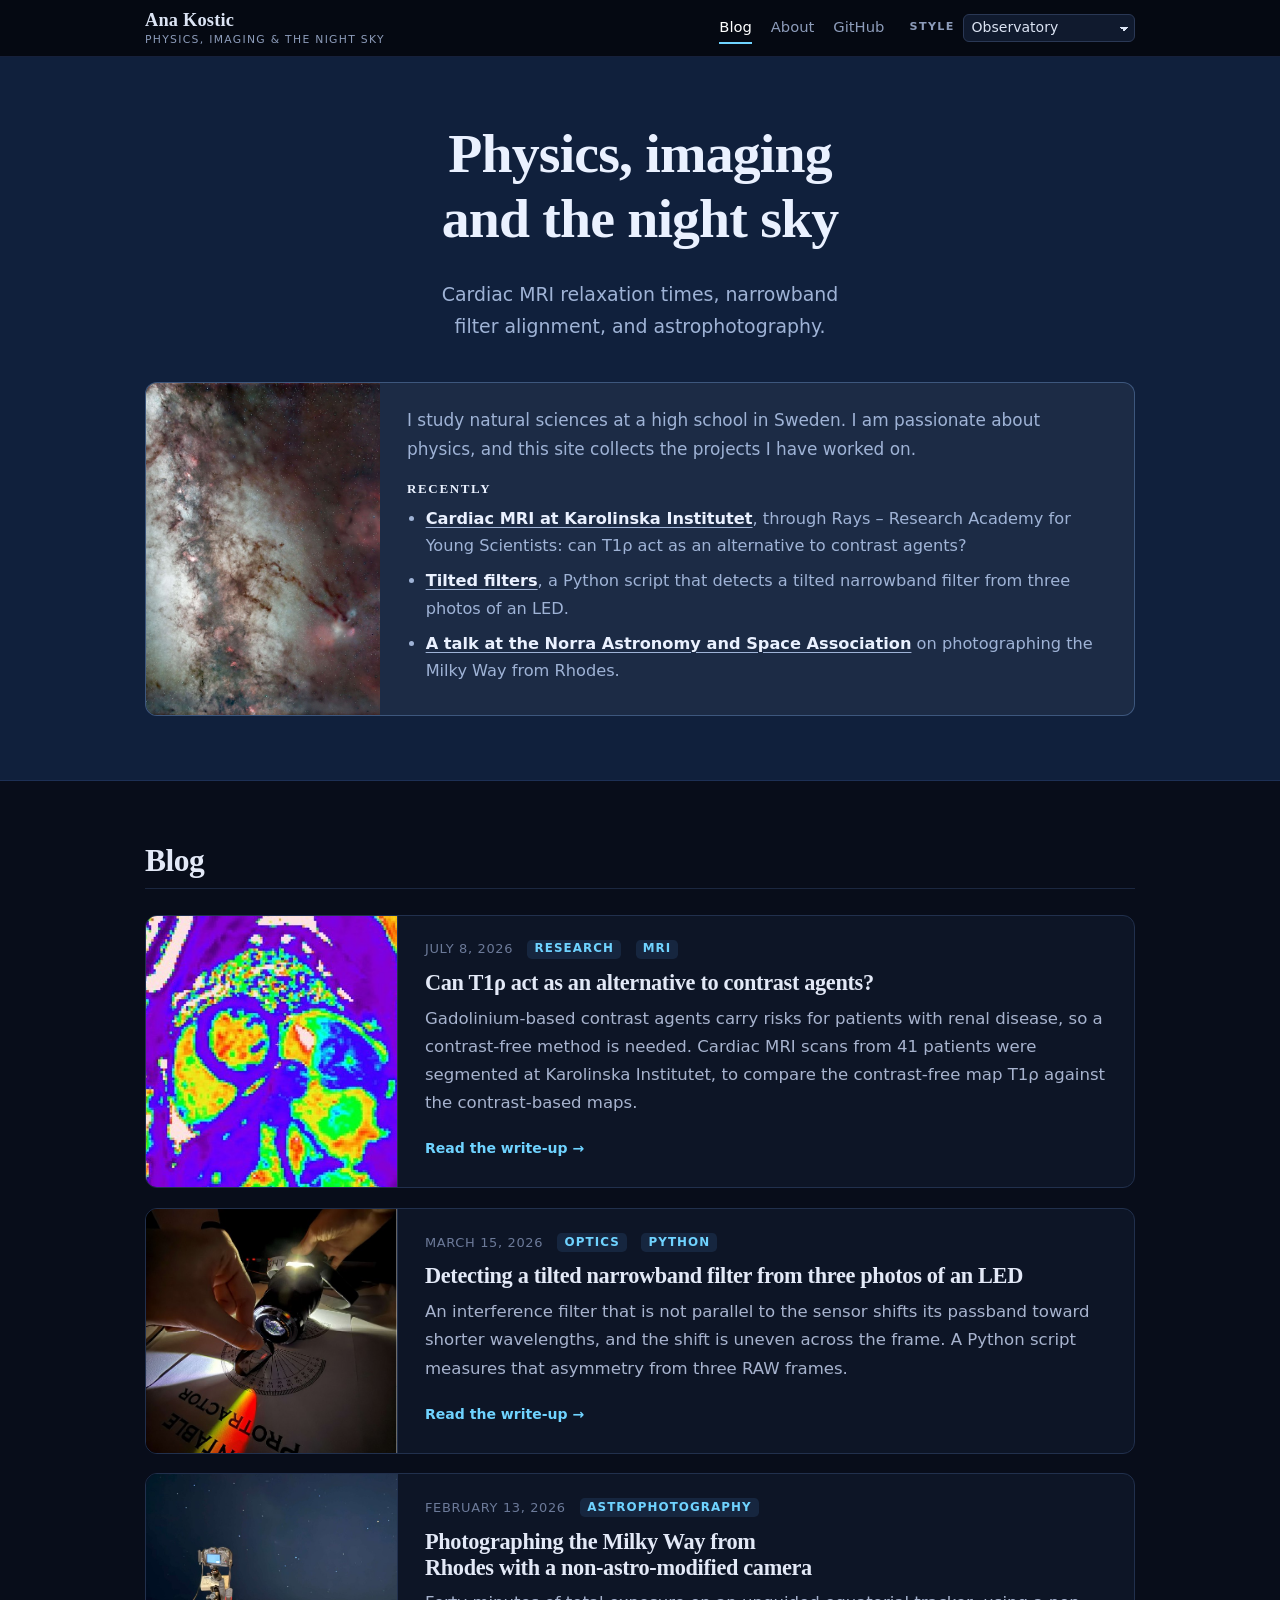
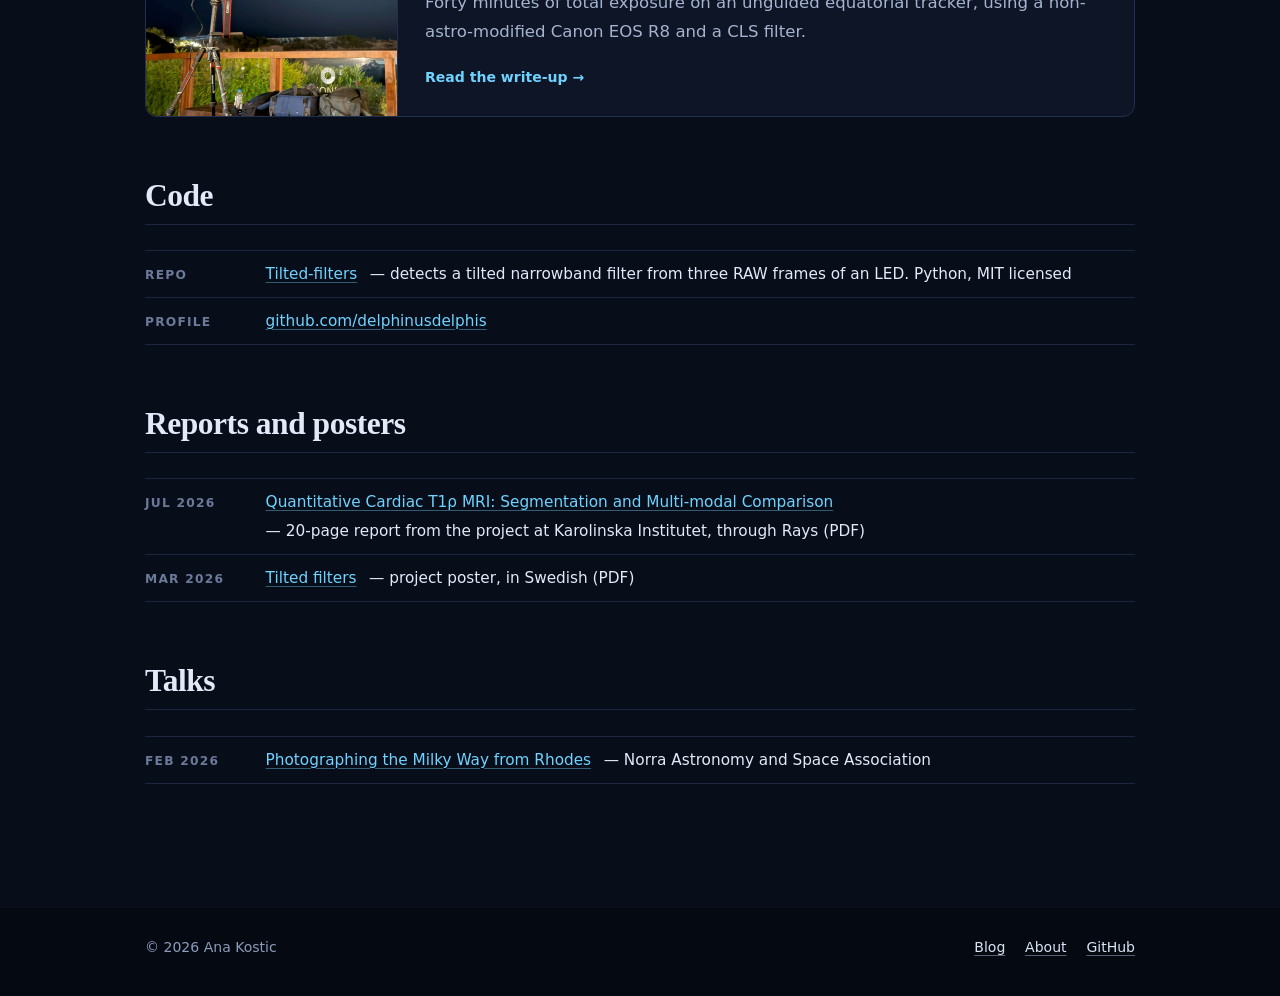
<file: index.html>
<!doctype html>
<html lang="en-US">
<head>
<meta charset="utf-8">
<meta name="viewport" content="width=device-width, initial-scale=1">
<title>Ana Kostic — physics, imaging and the night sky</title>
<meta name="description" content="Ana Kostic writes about cardiac MRI research, narrowband filter optics and deep-sky astrophotography.">
<link rel="icon" href="/assets/favicon.svg" type="image/svg+xml">
<link rel="canonical" href="https://anakostic.com/">
<meta property="og:type" content="website">
<meta property="og:title" content="Ana Kostic — physics, imaging and the night sky">
<meta property="og:description" content="Cardiac MRI research, narrowband filter optics and deep-sky astrophotography.">
<meta property="og:image" content="https://anakostic.com/assets/img/mw-final.jpg">
<meta property="og:url" content="https://anakostic.com/">
<meta name="twitter:card" content="summary_large_image">
<link rel="stylesheet" href="/assets/css/themes.css?v=6">
<link rel="stylesheet" href="/assets/css/base.css?v=6">
<script src="/assets/js/theme.js?v=6"></script>
</head>
<body>
<a class="skip-link" href="#main">Skip to content</a>

<!-- ============ header (same markup on every page) ============ -->
<header class="site-header">
  <div class="wrap site-header__inner">
    <p class="site-title"><a href="/">Ana Kostic<small>Physics, imaging &amp; the night sky</small></a></p>
    <nav class="site-nav" aria-label="Main">
      <a href="/" aria-current="page">Blog</a>
      <a href="/about.html">About</a>
      <a href="https://github.com/delphinusdelphis">GitHub</a>
    </nav>
    <div class="switcher" data-switcher></div>
  </div>
</header>

<main id="main">

  <!-- ============ hero band ============ -->
  <div class="banner banner--home">
    <div class="wrap banner__inner">
      <h1>Physics, imaging and the night sky</h1>
      <p class="lede">Cardiac MRI relaxation times, narrowband filter alignment, and
        astrophotography.</p>

      <!-- Swap the image below for a portrait if you would rather have one. -->
      <div class="intro-card">
        <figure class="intro-card__media">
          <img src="/assets/img/mw-final.jpg" alt="The core of the Milky Way photographed from Rhodes." loading="eager">
        </figure>
        <div class="intro-card__body">
          <p>I study natural sciences at a high school in Sweden. I am passionate about physics,
            and this site collects the projects I have worked on.</p>
          <h2>Recently</h2>
          <ul>
            <li><a href="/posts/cardiac-t1rho-mri.html"><b>Cardiac MRI at Karolinska
              Institutet</b></a>, through Rays &ndash; Research Academy for Young Scientists: can
              T1&#961; act as an alternative to contrast agents?</li>
            <li><a href="/posts/tilted-filters.html"><b>Tilted filters</b></a>, a Python script that
              detects a tilted narrowband filter from three photos of an LED.</li>
            <li><a href="/posts/milky-way-rhodes.html"><b>A talk at the Norra Astronomy and Space
              Association</b></a> on photographing the Milky Way from Rhodes.</li>
          </ul>
        </div>
      </div>
    </div>
  </div>

  <div class="wrap">

    <section class="section">
      <h2>Blog</h2>

      <!-- ============ post list: one <li> per post ============ -->
      <ul class="posts">

        <li>
          <article class="card">
            <figure class="card__media">
              <img src="/assets/img/seg-card.jpg" alt="A T1-rho relaxation-time map of a cardiac MRI slice, with the left ventricle showing as a bright yellow ring." loading="lazy">
            </figure>
            <div class="card__body">
              <div class="card__meta">
                <time class="dateline" datetime="2026-07-08">July 8, 2026</time>
                <span class="tag">Research</span>
                <span class="tag">MRI</span>
              </div>
              <h3><a href="/posts/cardiac-t1rho-mri.html">Can T1&#961; act as an alternative to contrast agents?</a></h3>
              <p>Gadolinium-based contrast agents carry risks for patients with renal disease, so a
                contrast-free method is needed. Cardiac MRI scans from 41 patients were segmented at
                Karolinska Institutet, to compare the contrast-free map T1&#961; against the
                contrast-based maps.</p>
              <a class="card__more" href="/posts/cardiac-t1rho-mri.html">Read the write-up</a>
            </div>
          </article>
        </li>

        <li>
          <article class="card">
            <figure class="card__media">
              <img src="/assets/img/tf-shift-some.jpg" alt="A hand holding a narrowband filter at an angle in front of a white LED, splitting the beam into red and yellow." loading="lazy">
            </figure>
            <div class="card__body">
              <div class="card__meta">
                <time class="dateline" datetime="2026-03-15">March 15, 2026</time>
                <span class="tag">Optics</span>
                <span class="tag">Python</span>
              </div>
              <h3><a href="/posts/tilted-filters.html">Detecting a tilted narrowband filter from three photos of an LED</a></h3>
              <p>An interference filter that is not parallel to the sensor shifts its passband toward
                shorter wavelengths, and the shift is uneven across the frame. A Python script
                measures that asymmetry from three RAW frames.</p>
              <a class="card__more" href="/posts/tilted-filters.html">Read the write-up</a>
            </div>
          </article>
        </li>

        <li>
          <article class="card">
            <figure class="card__media">
              <img src="/assets/img/mw-setup.jpg" alt="A camera on a small equatorial tracker on a tripod at night, under a starry sky." loading="lazy">
            </figure>
            <div class="card__body">
              <div class="card__meta">
                <time class="dateline" datetime="2026-02-13">February 13, 2026</time>
                <span class="tag">Astrophotography</span>
              </div>
              <h3><a href="/posts/milky-way-rhodes.html">Photographing the Milky Way from Rhodes with a non-astro-modified camera</a></h3>
              <p>Forty minutes of total exposure on an unguided equatorial tracker, using a
                non-astro-modified Canon EOS R8 and a CLS filter.</p>
              <a class="card__more" href="/posts/milky-way-rhodes.html">Read the write-up</a>
            </div>
          </article>
        </li>

      </ul>
    </section>

    <section class="section">
      <h2>Code</h2>
      <ul class="resources">
        <li><span class="kind">Repo</span><a href="https://github.com/delphinusdelphis/Tilted-filters">Tilted-filters</a> &mdash; detects a tilted narrowband filter from three RAW frames of an LED. Python, MIT licensed</li>
        <li><span class="kind">Profile</span><a href="https://github.com/delphinusdelphis">github.com/delphinusdelphis</a></li>
      </ul>
    </section>

    <section class="section">
      <h2>Reports and posters</h2>
      <ul class="resources">
        <li><span class="kind">Jul 2026</span><a href="/files/cardiac-t1rho-segmentation-report.pdf">Quantitative Cardiac T1&#961; MRI: Segmentation and Multi-modal Comparison</a> &mdash; 20-page report from the project at Karolinska Institutet, through Rays (PDF)</li>
        <li><span class="kind">Mar 2026</span><a href="/files/tilted-filters-poster.pdf">Tilted filters</a> &mdash; project poster, in Swedish (PDF)</li>
      </ul>
    </section>

    <section class="section">
      <h2>Talks</h2>
      <ul class="resources">
        <li><span class="kind">Feb 2026</span><a href="/posts/milky-way-rhodes.html">Photographing the Milky Way from Rhodes</a> &mdash; Norra Astronomy and Space Association</li>
      </ul>
    </section>

  </div>

</main>

<!-- ============ footer (same markup on every page) ============ -->
<footer class="site-footer">
  <div class="wrap site-footer__inner">
    <span>&copy; 2026 Ana Kostic</span>
    <nav aria-label="Footer">
      <a href="/">Blog</a>
      <a href="/about.html">About</a>
      <a href="https://github.com/delphinusdelphis">GitHub</a>
    </nav>
  </div>
</footer>

</body>
</html>
</file>
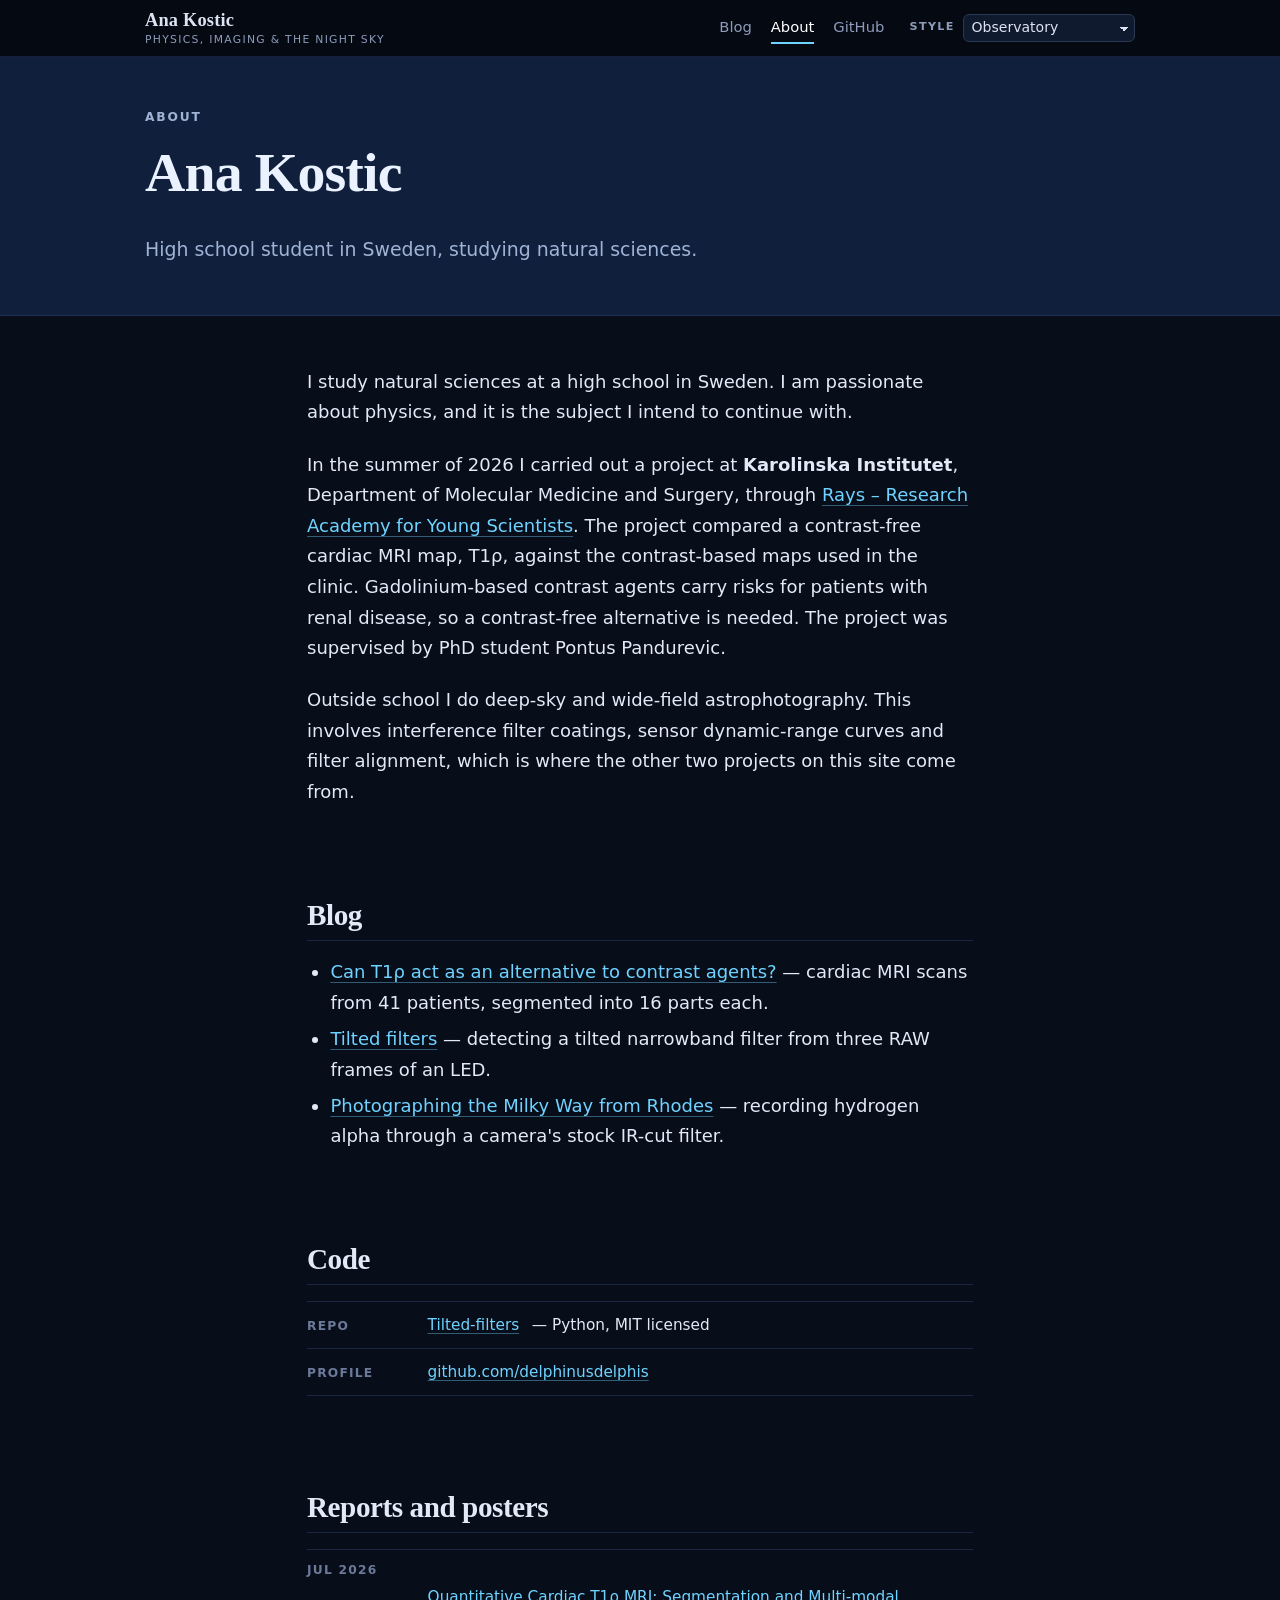
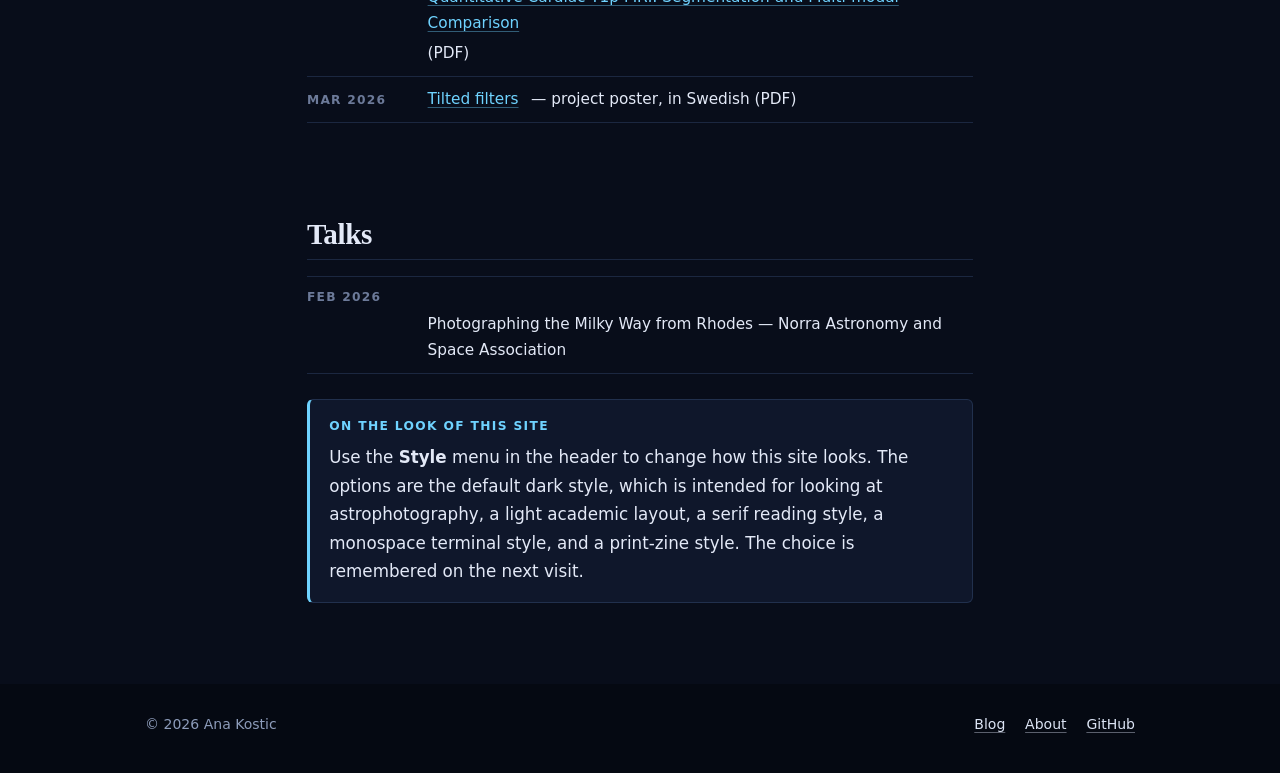
<file: about.html>
<!doctype html>
<html lang="en-US">
<head>
<meta charset="utf-8">
<meta name="viewport" content="width=device-width, initial-scale=1">
<title>About — Ana Kostic</title>
<meta name="description" content="About Ana Kostic: cardiac MRI research, narrowband filter optics and deep-sky astrophotography.">
<link rel="icon" href="/assets/favicon.svg" type="image/svg+xml">
<link rel="canonical" href="https://anakostic.com/about.html">
<meta property="og:type" content="profile">
<meta property="og:title" content="About — Ana Kostic">
<meta property="og:description" content="Cardiac MRI research, narrowband filter optics and deep-sky astrophotography.">
<meta property="og:url" content="https://anakostic.com/about.html">
<link rel="stylesheet" href="/assets/css/themes.css?v=6">
<link rel="stylesheet" href="/assets/css/base.css?v=6">
<script src="/assets/js/theme.js?v=6"></script>
</head>
<body>
<a class="skip-link" href="#main">Skip to content</a>

<header class="site-header">
  <div class="wrap site-header__inner">
    <p class="site-title"><a href="/">Ana Kostic<small>Physics, imaging &amp; the night sky</small></a></p>
    <nav class="site-nav" aria-label="Main">
      <a href="/">Blog</a>
      <a href="/about.html" aria-current="page">About</a>
      <a href="https://github.com/delphinusdelphis">GitHub</a>
    </nav>
    <div class="switcher" data-switcher></div>
  </div>
</header>

<main id="main">

  <div class="banner banner--post">
    <div class="wrap banner__inner">
      <span class="eyebrow">About</span>
      <h1>Ana Kostic</h1>
      <p class="lede">High school student in Sweden, studying natural sciences.</p>
    </div>
  </div>

  <div class="wrap prose post-body">

    <p>I study natural sciences at a high school in Sweden. I am passionate about physics, and it
      is the subject I intend to continue with.</p>

    <p>In the summer of 2026 I carried out a project at <b>Karolinska Institutet</b>, Department of
      Molecular Medicine and Surgery, through
      <a href="https://raysforexcellence.se/">Rays &ndash; Research Academy for Young Scientists</a>. The
      project compared a contrast-free cardiac MRI map, T1&#961;, against the contrast-based maps used
      in the clinic. Gadolinium-based contrast agents carry risks for patients with renal disease, so
      a contrast-free alternative is needed. The project was supervised by PhD student Pontus
      Pandurevic.</p>

    <p>Outside school I do deep-sky and wide-field astrophotography. This involves interference filter
      coatings, sensor dynamic-range curves and filter alignment, which is where the other two
      projects on this site come from.</p>

    <h2>Blog</h2>

    <ul>
      <li><a href="/posts/cardiac-t1rho-mri.html">Can T1&#961; act as an alternative to contrast
        agents?</a> &mdash; cardiac MRI scans from 41 patients, segmented into 16 parts each.</li>
      <li><a href="/posts/tilted-filters.html">Tilted filters</a> &mdash; detecting a tilted
        narrowband filter from three RAW frames of an LED.</li>
      <li><a href="/posts/milky-way-rhodes.html">Photographing the Milky Way from Rhodes</a> &mdash;
        recording hydrogen alpha through a camera's stock IR-cut filter.</li>
    </ul>

    <h2>Code</h2>

    <ul class="resources">
      <li><span class="kind">Repo</span><a href="https://github.com/delphinusdelphis/Tilted-filters">Tilted-filters</a> &mdash; Python, MIT licensed</li>
      <li><span class="kind">Profile</span><a href="https://github.com/delphinusdelphis">github.com/delphinusdelphis</a></li>
    </ul>

    <h2>Reports and posters</h2>

    <ul class="resources">
      <li><span class="kind">Jul 2026</span><a href="/files/cardiac-t1rho-segmentation-report.pdf">Quantitative Cardiac T1&#961; MRI: Segmentation and Multi-modal Comparison</a> (PDF)</li>
      <li><span class="kind">Mar 2026</span><a href="/files/tilted-filters-poster.pdf">Tilted filters</a> &mdash; project poster, in Swedish (PDF)</li>
    </ul>

    <h2>Talks</h2>

    <ul class="resources">
      <li><span class="kind">Feb 2026</span>Photographing the Milky Way from Rhodes &mdash; Norra Astronomy and Space Association</li>
    </ul>

    <div class="note">
      <p class="note__title">On the look of this site</p>
      <p>Use the <b>Style</b> menu in the header to change how this site looks. The options are the
        default dark style, which is intended for looking at astrophotography, a light academic
        layout, a serif reading style, a monospace terminal style, and a print-zine style. The choice
        is remembered on the next visit.</p>
    </div>

  </div>

</main>

<footer class="site-footer">
  <div class="wrap site-footer__inner">
    <span>&copy; 2026 Ana Kostic</span>
    <nav aria-label="Footer">
      <a href="/">Blog</a>
      <a href="/about.html">About</a>
      <a href="https://github.com/delphinusdelphis">GitHub</a>
    </nav>
  </div>
</footer>

</body>
</html>
</file>
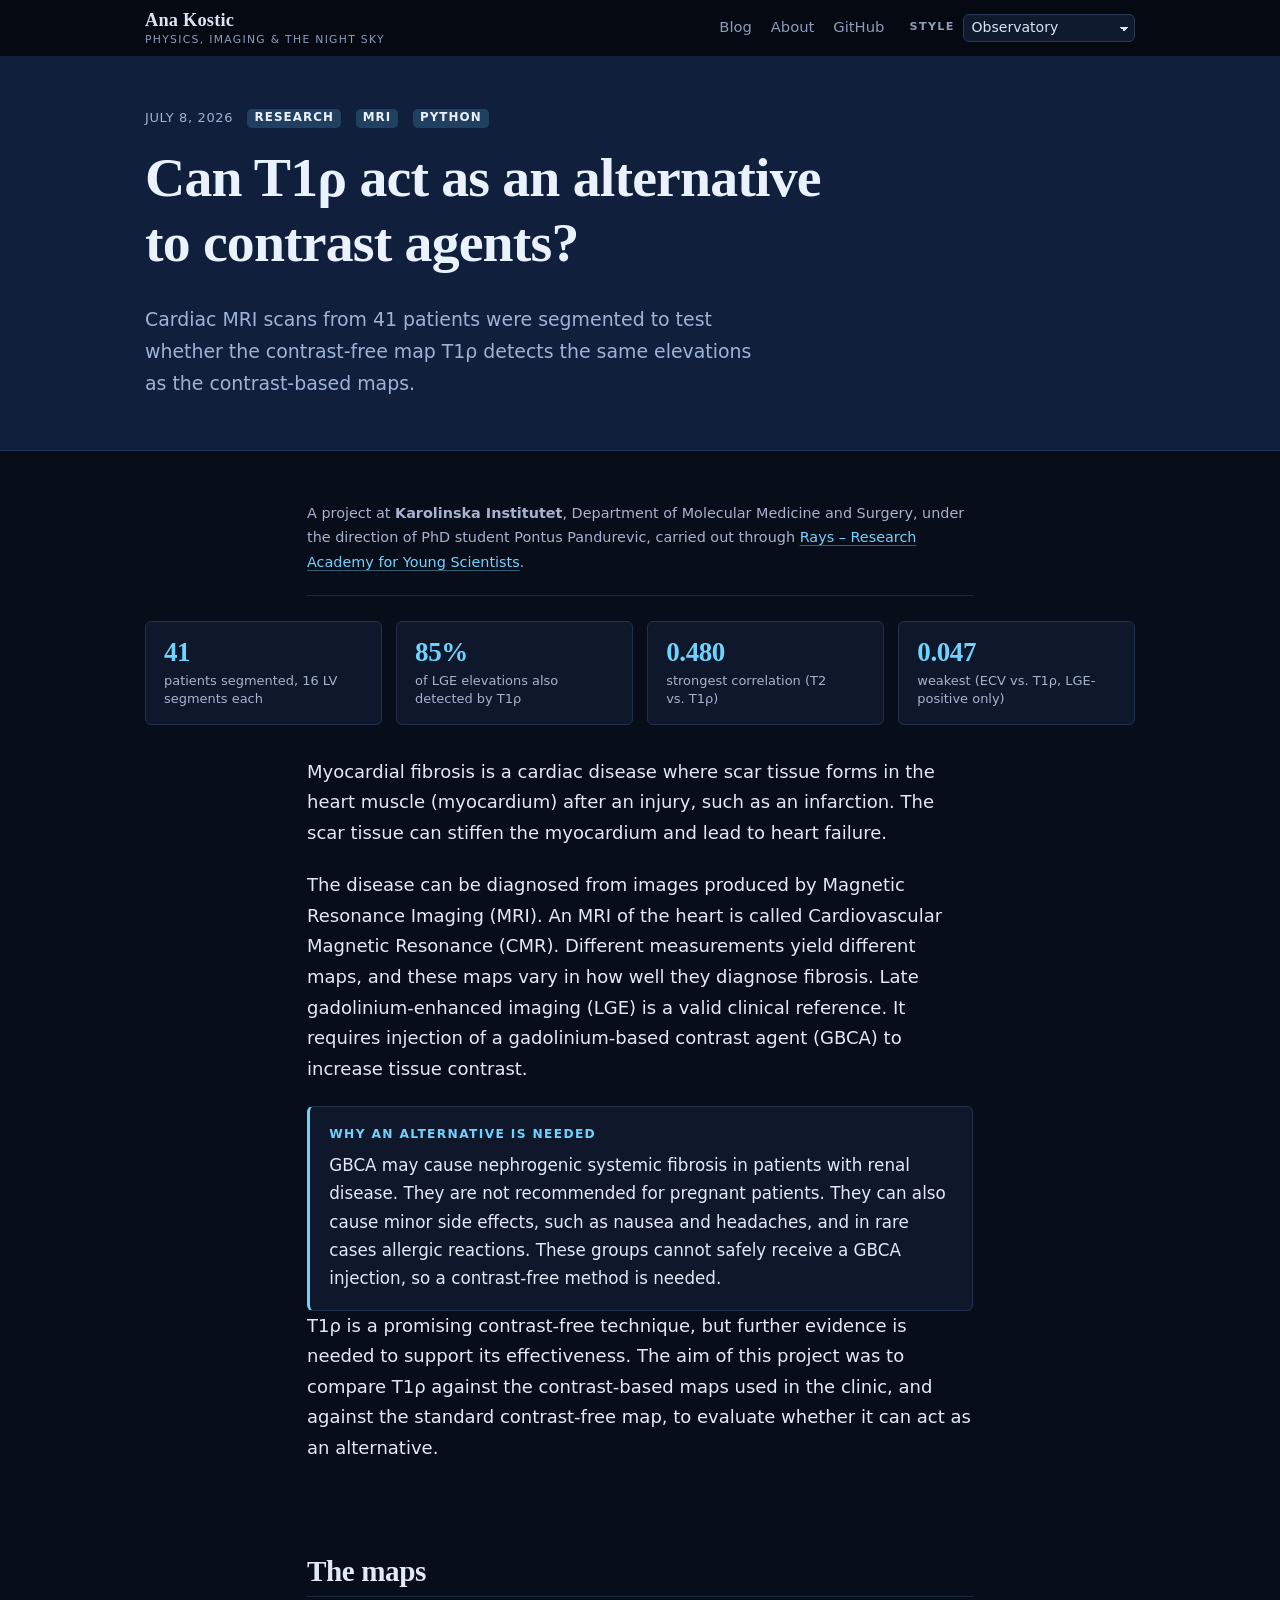
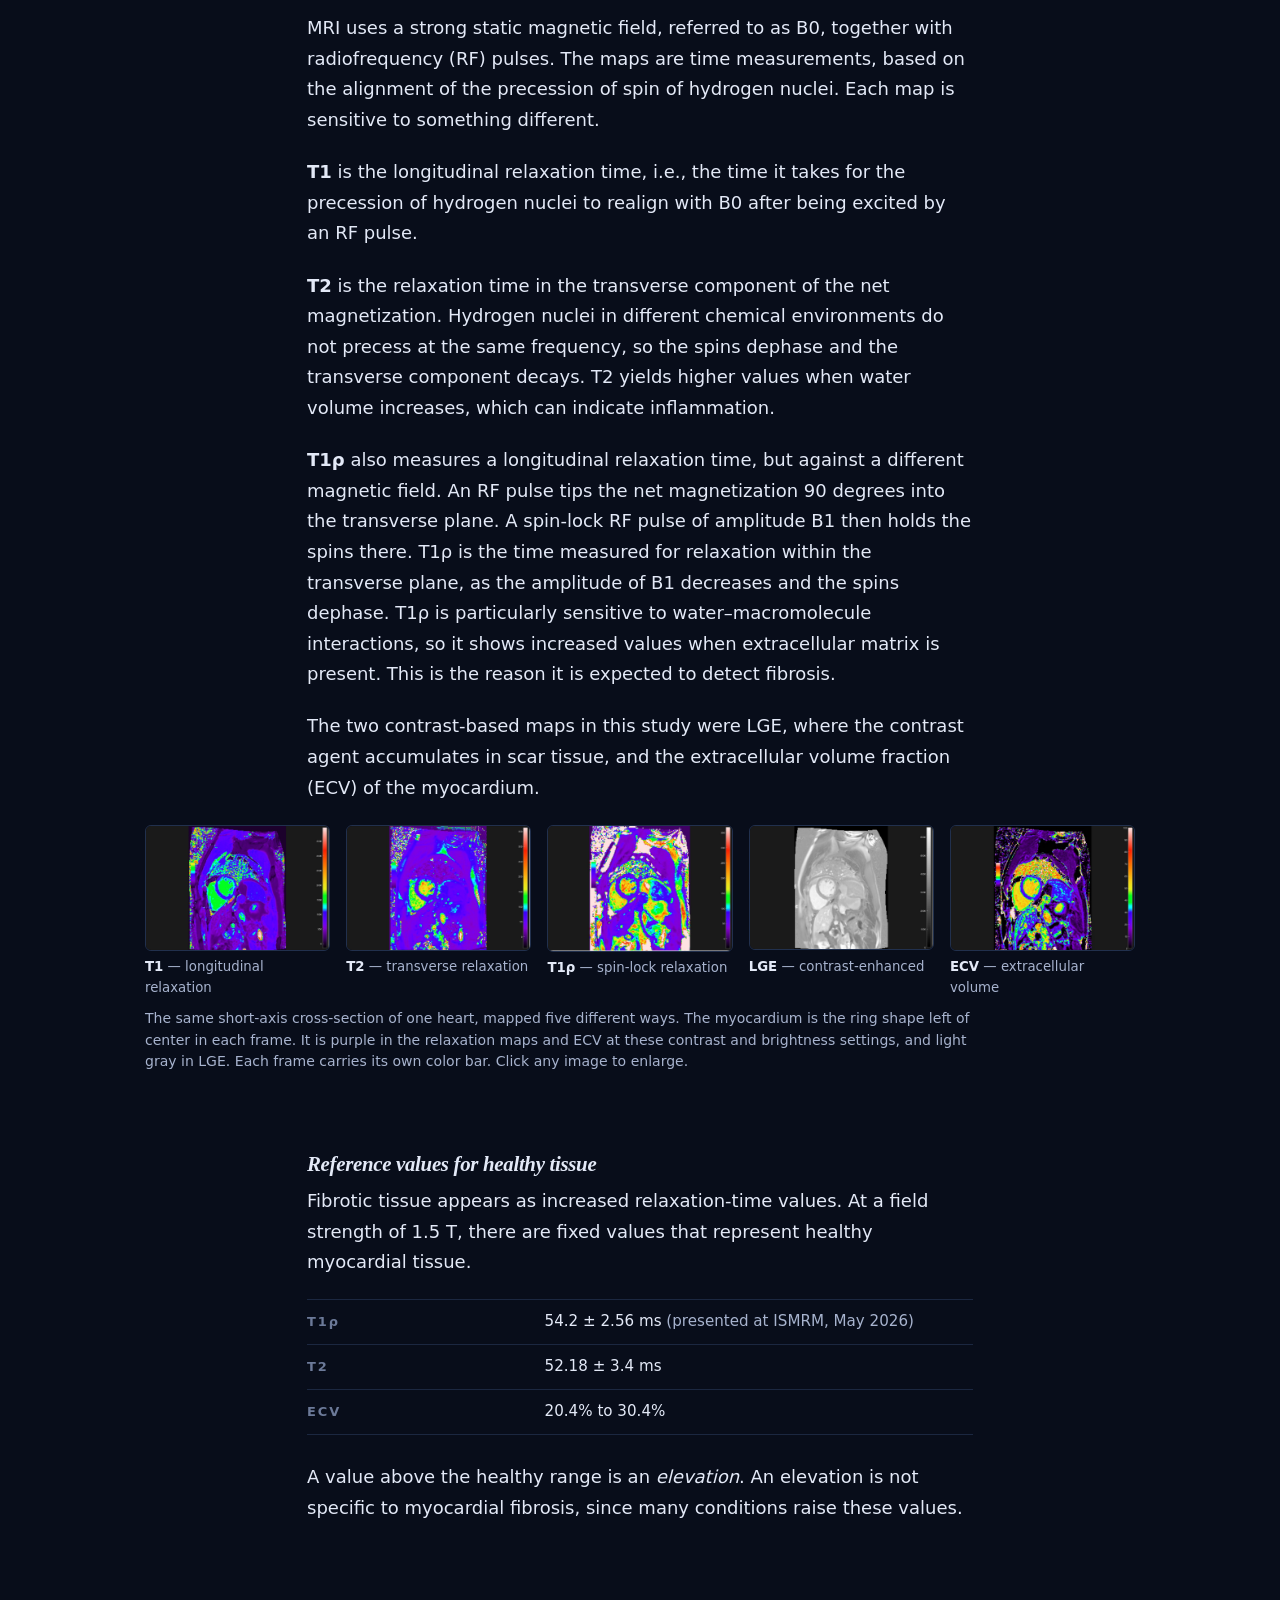
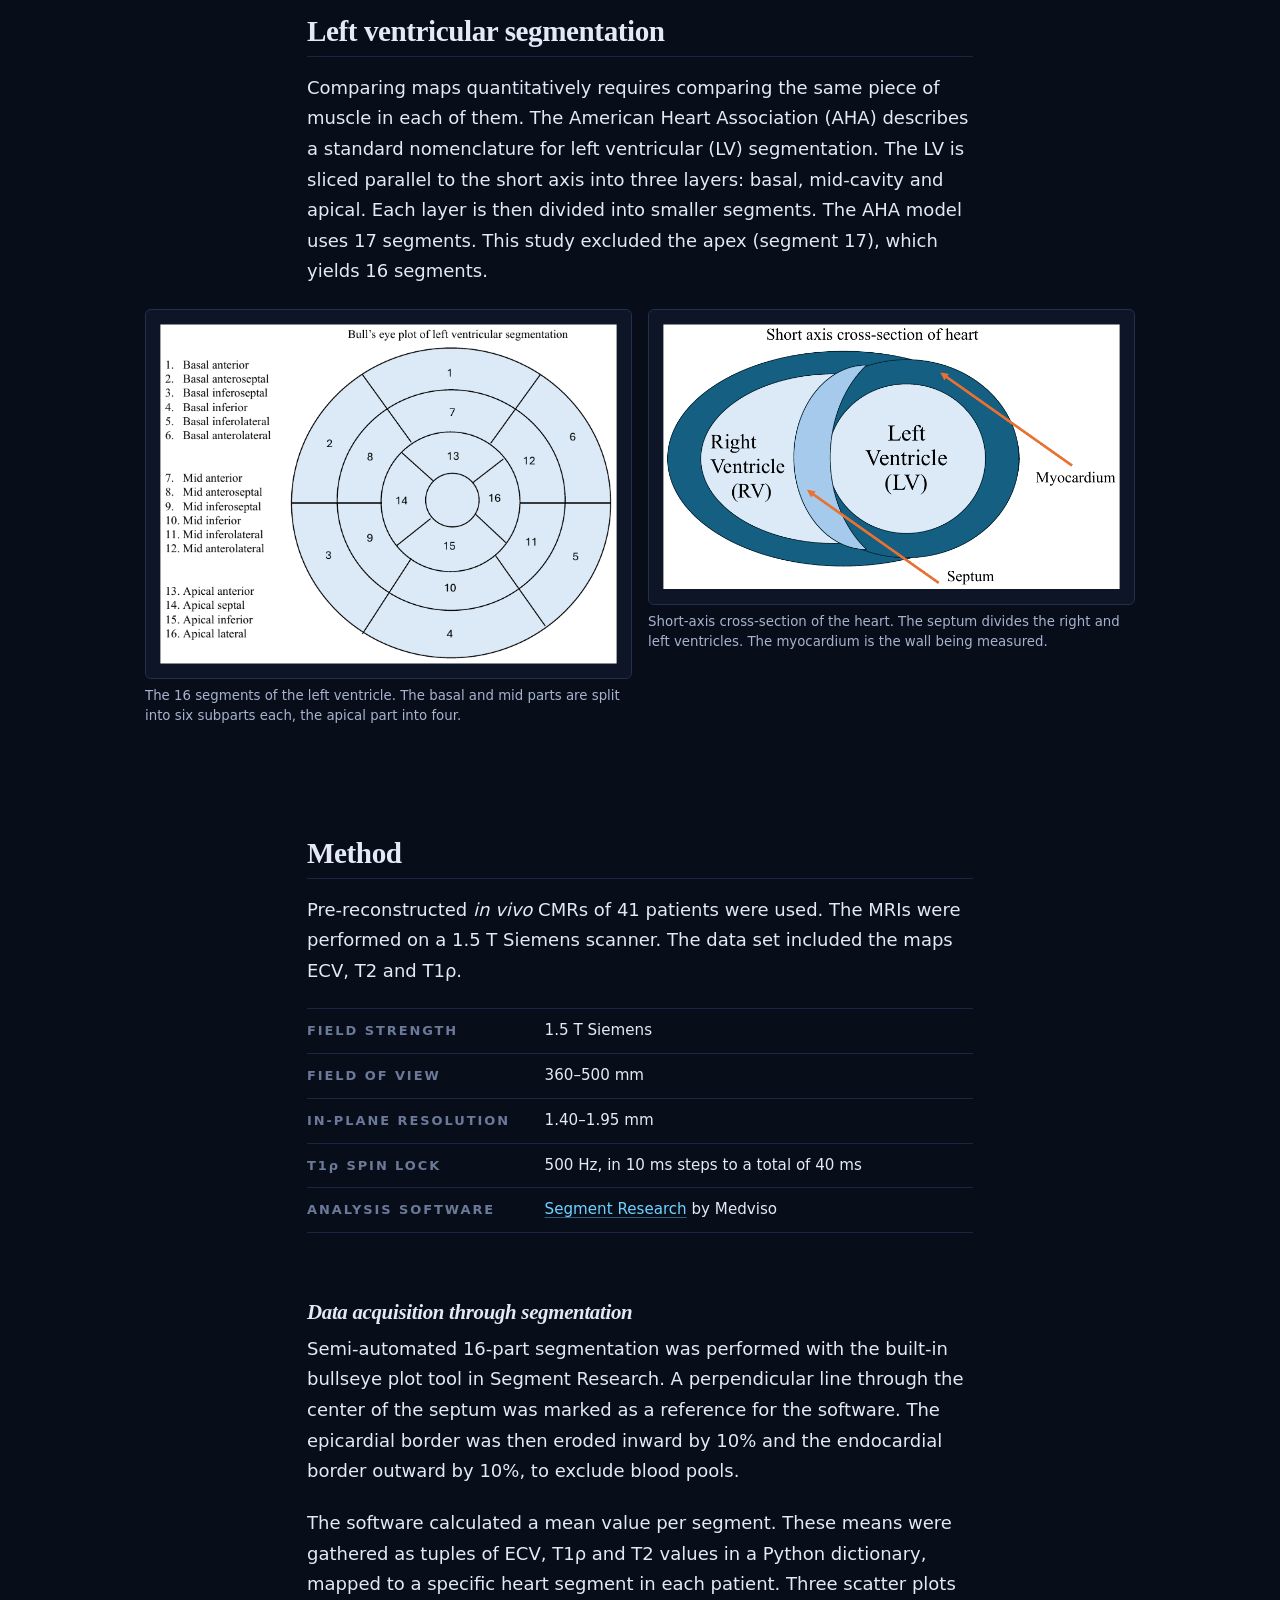
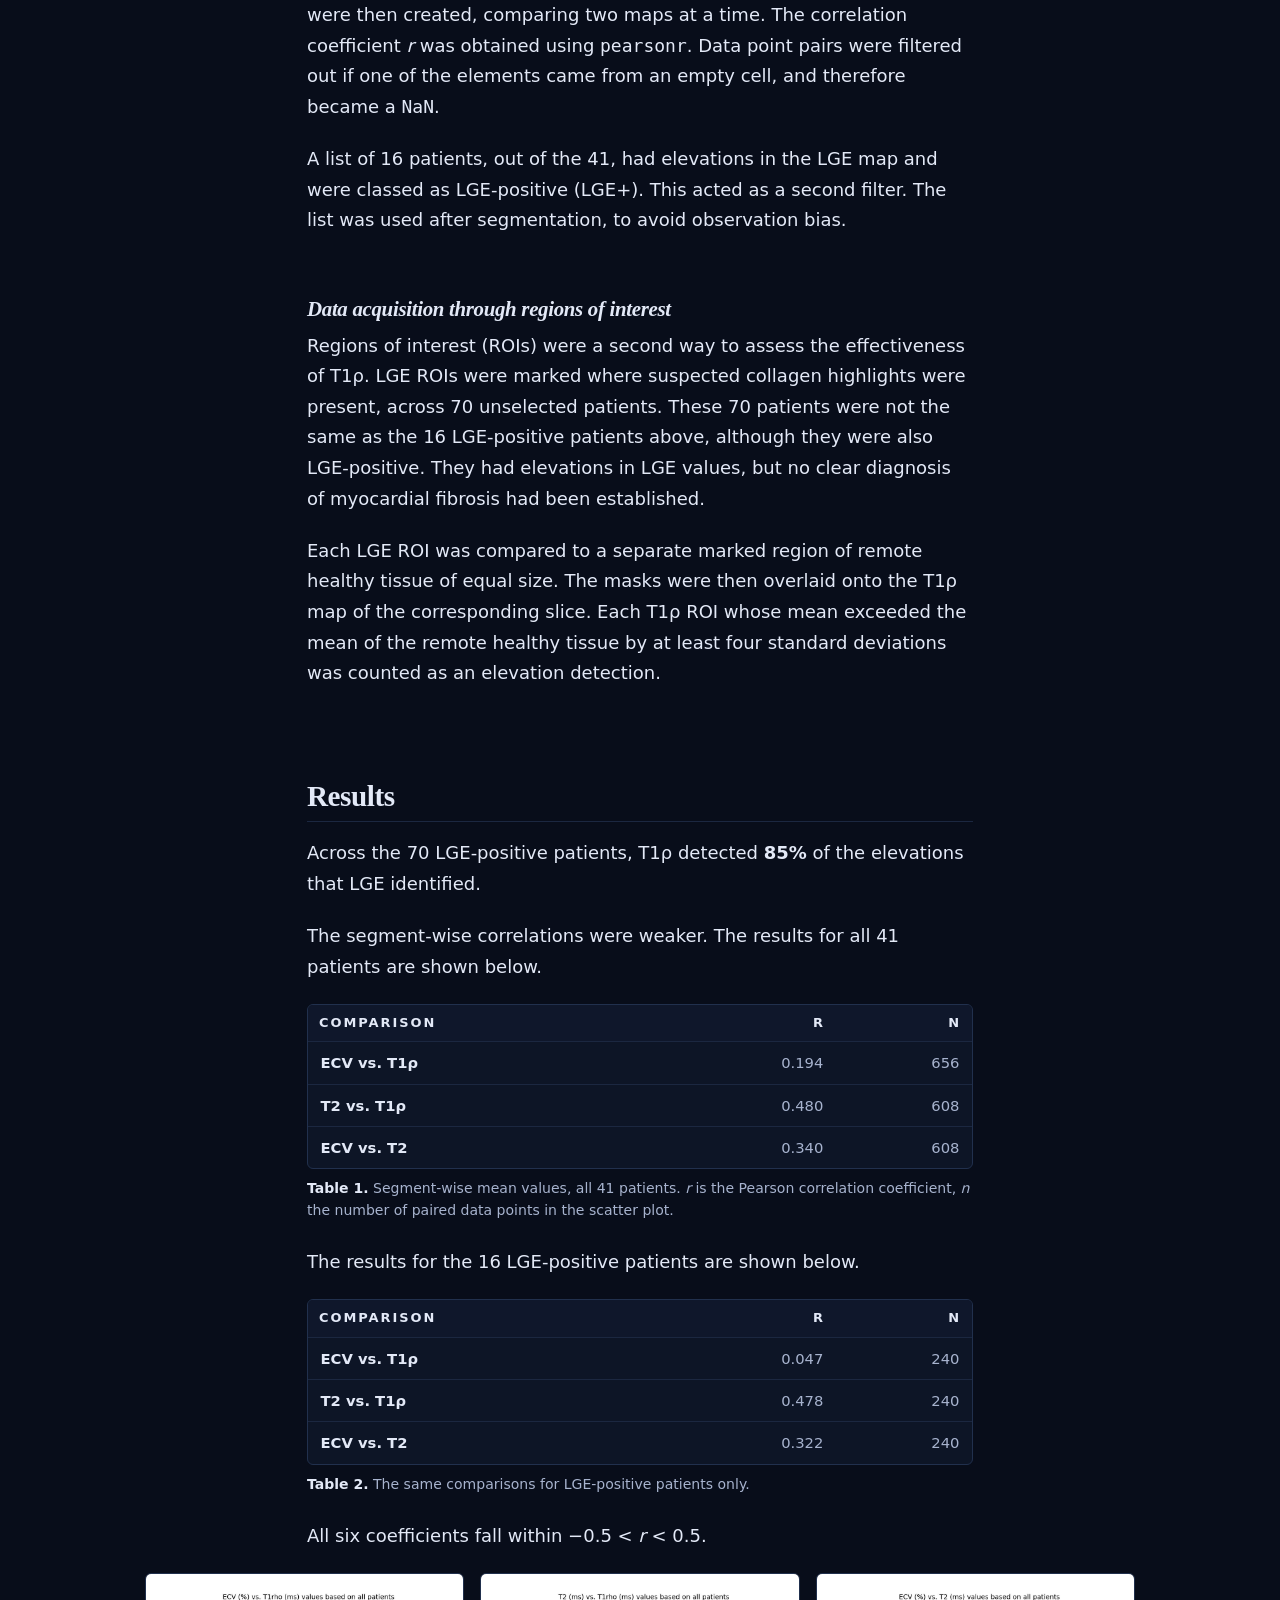
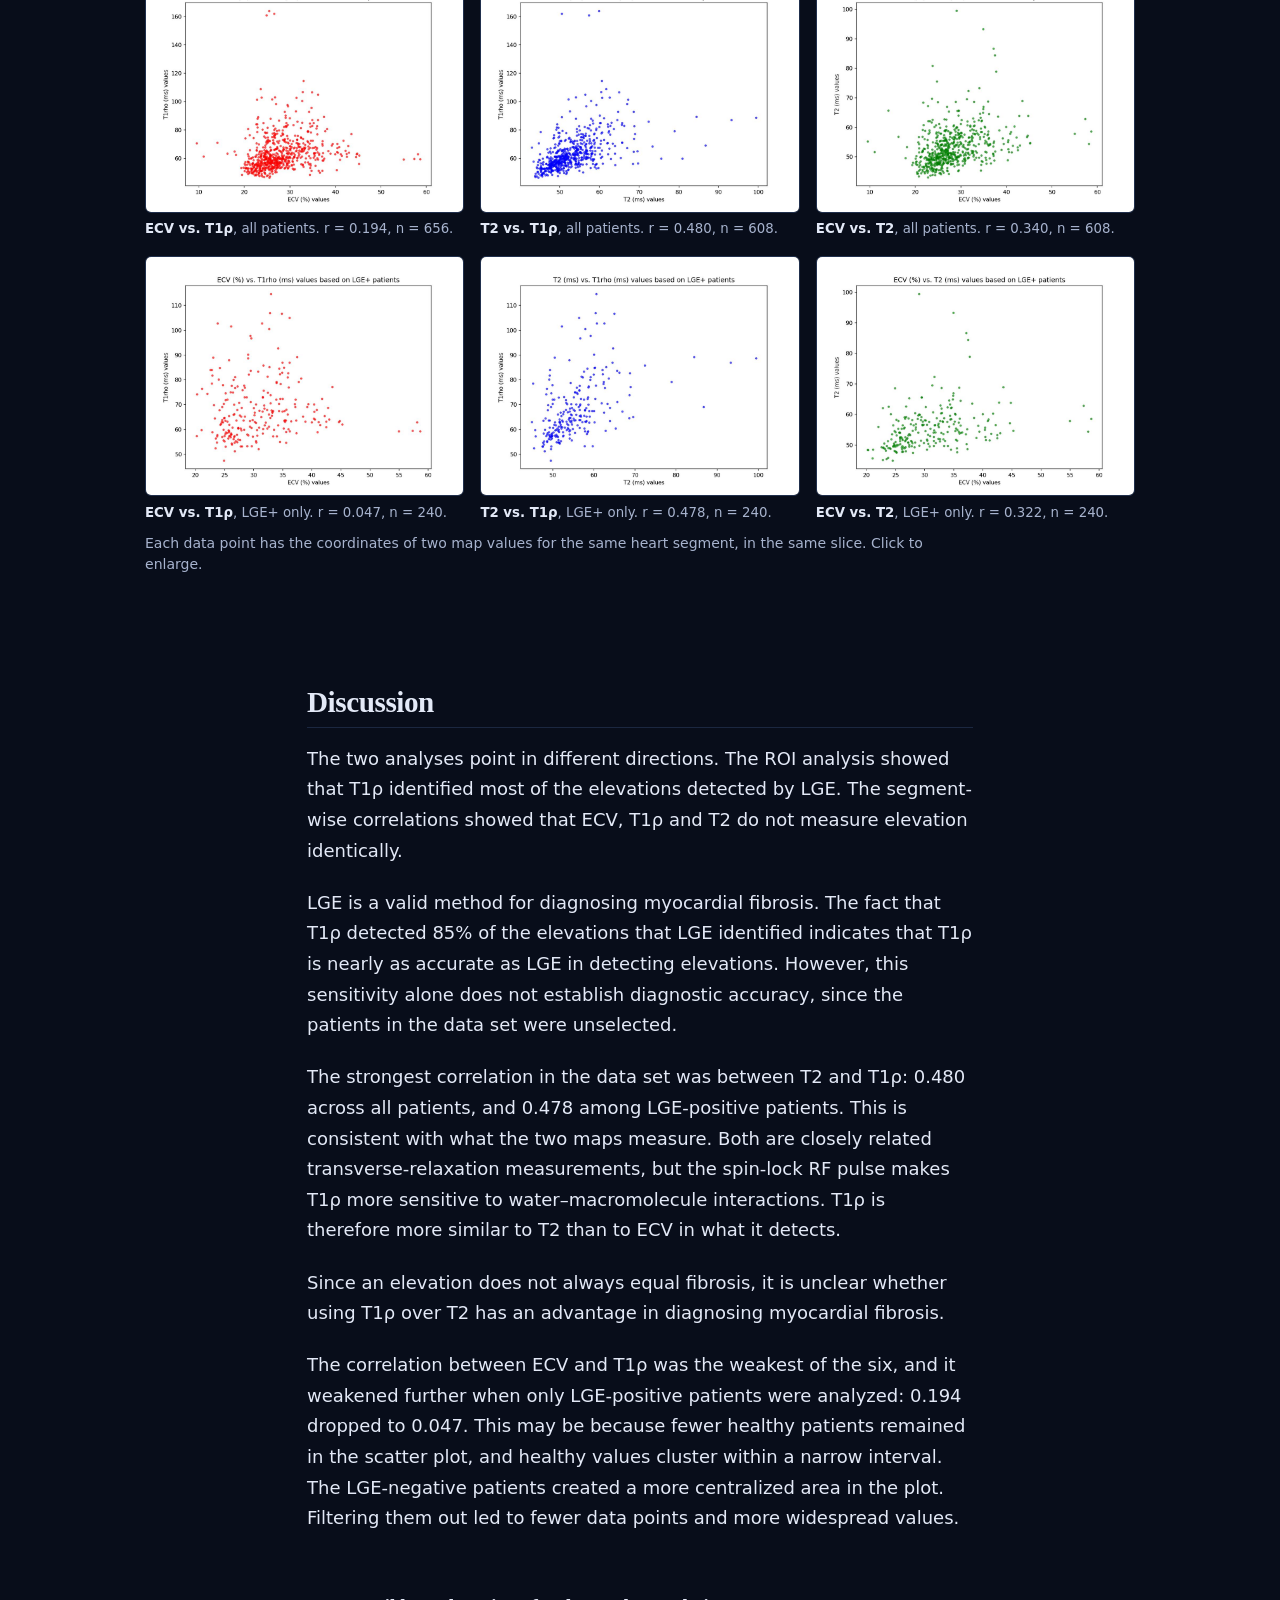
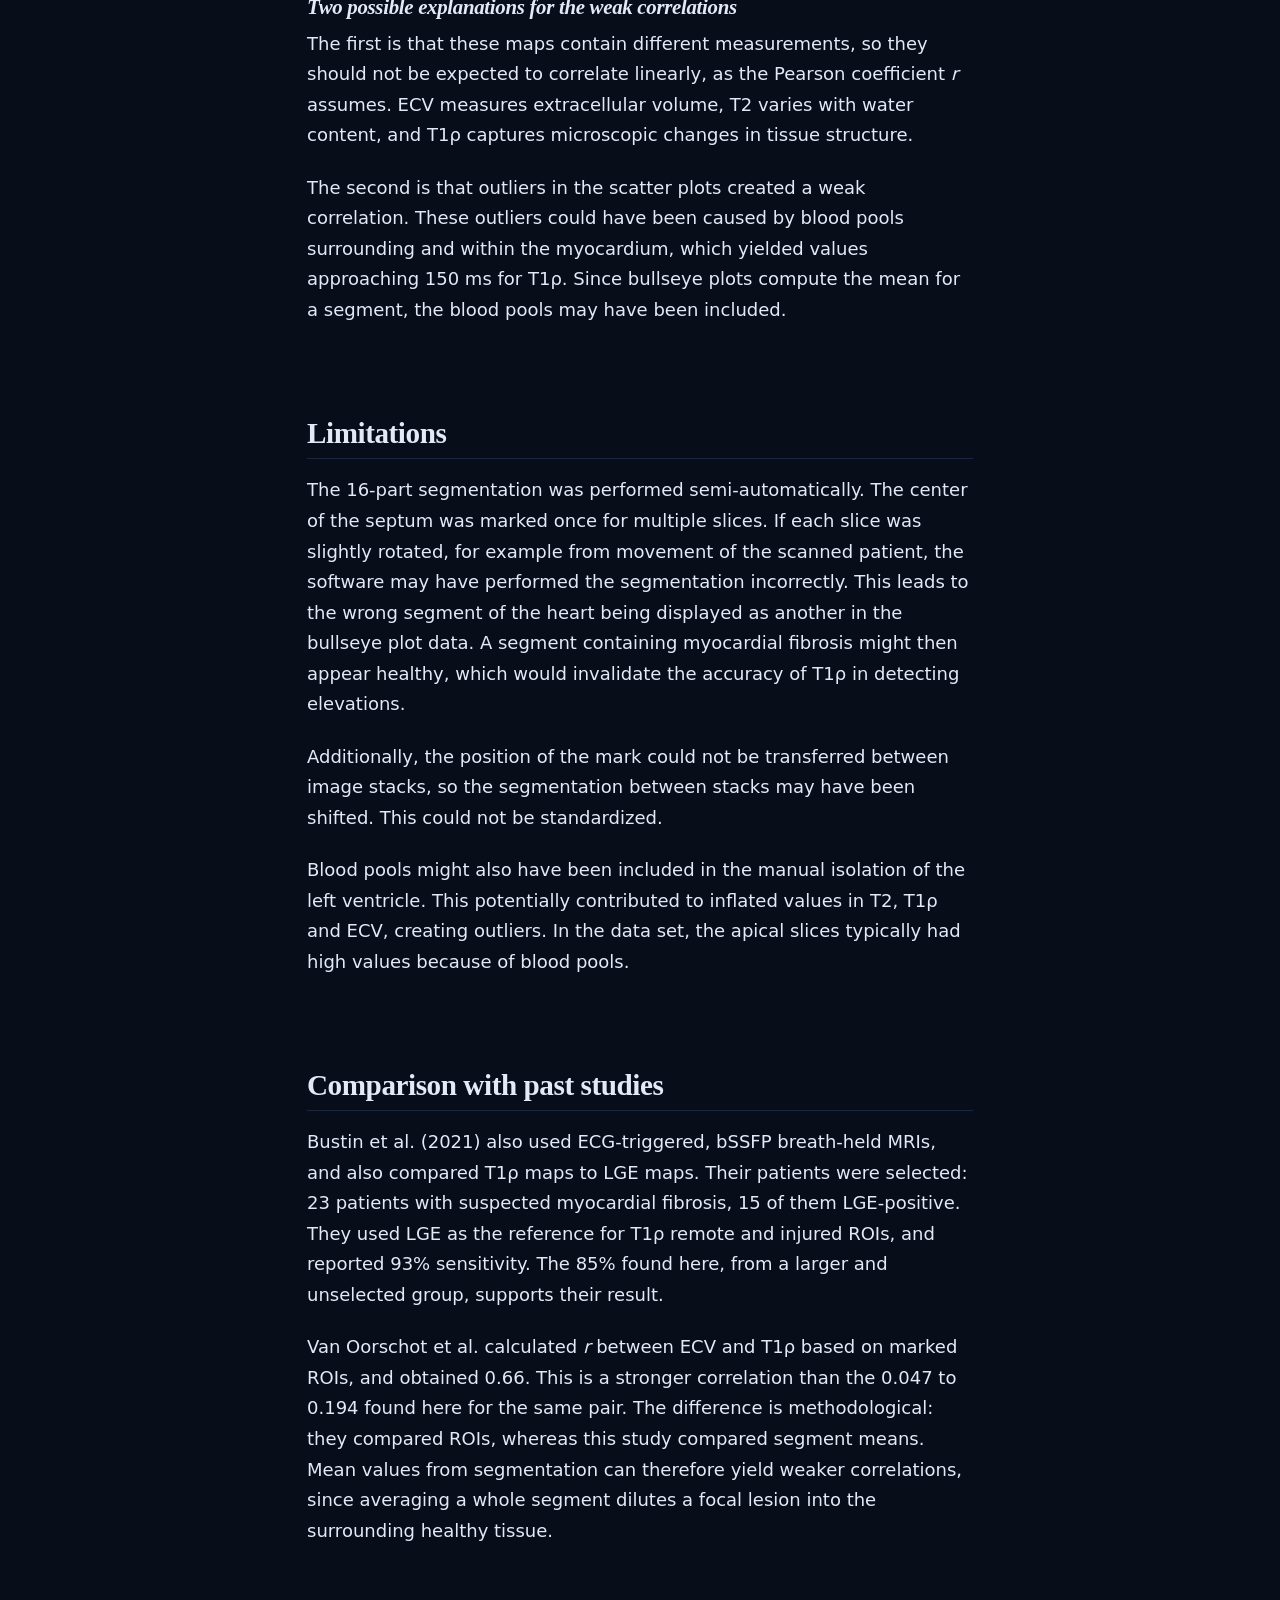
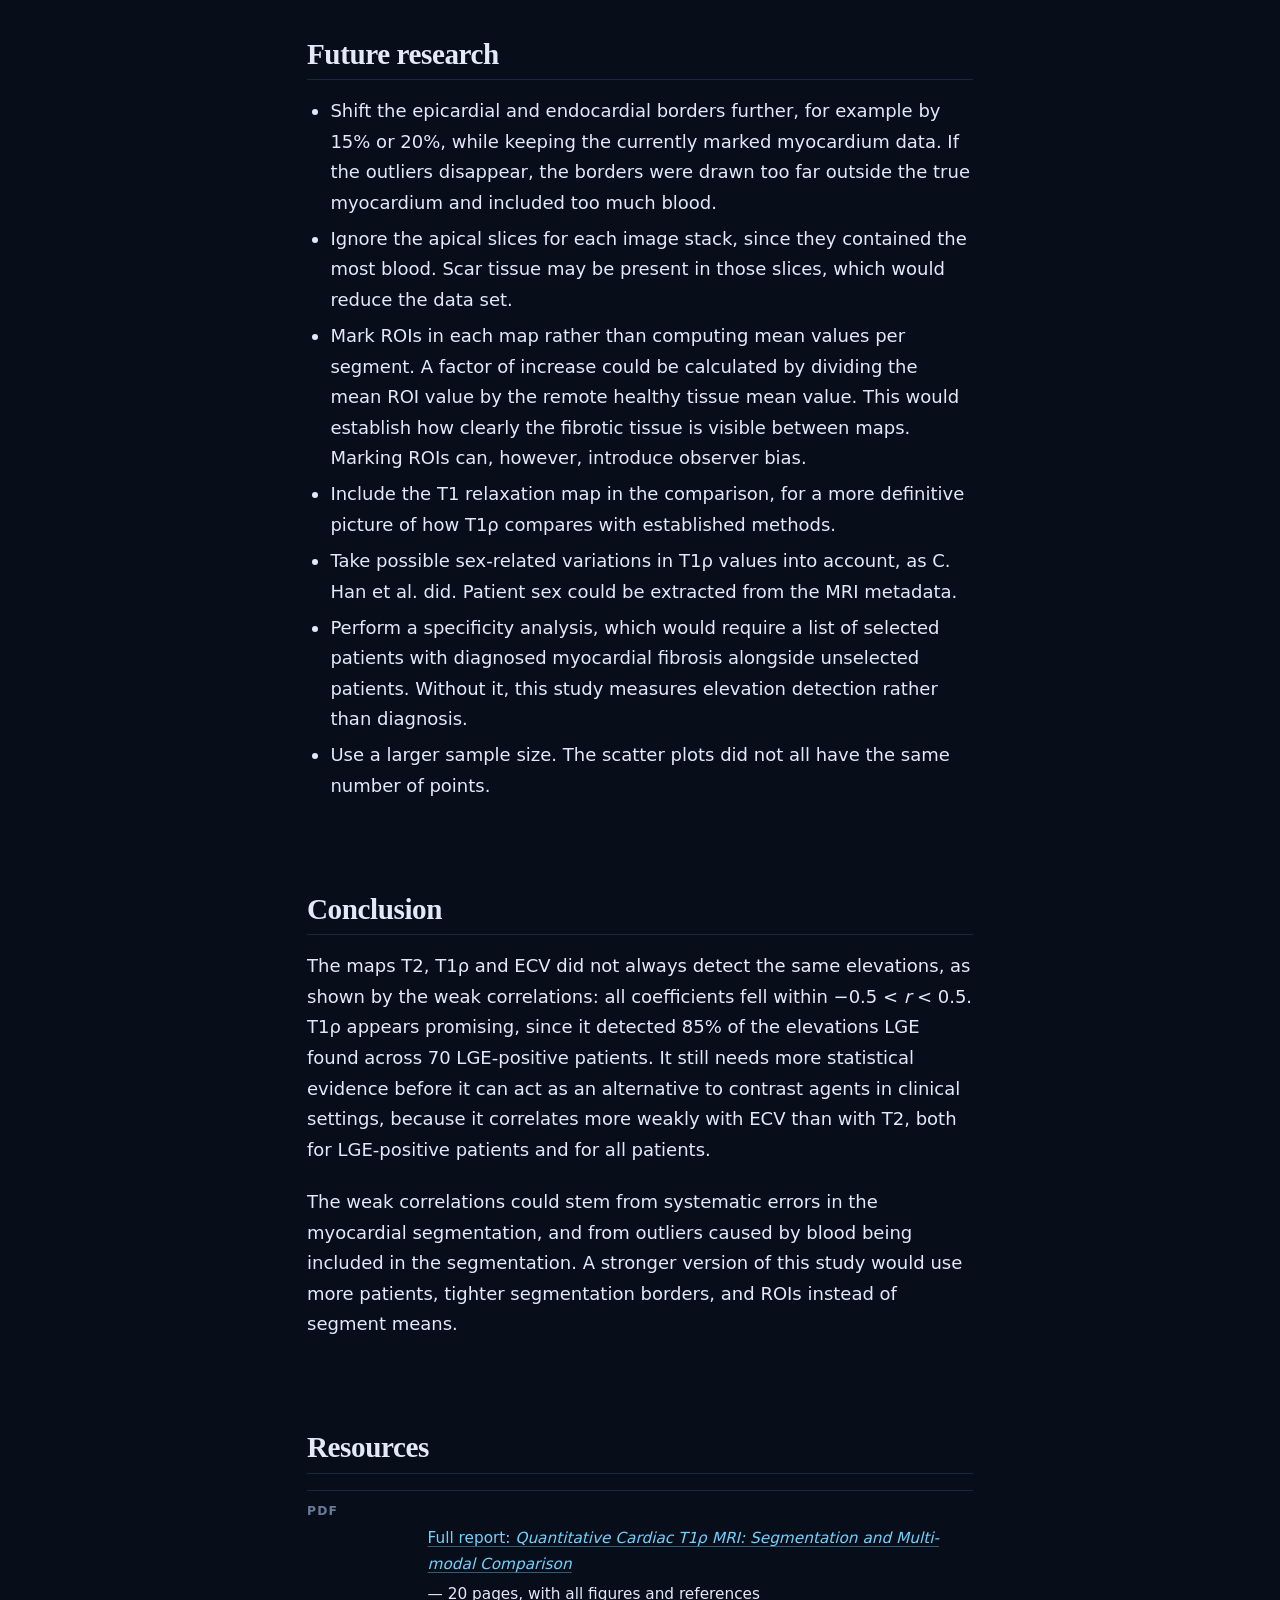
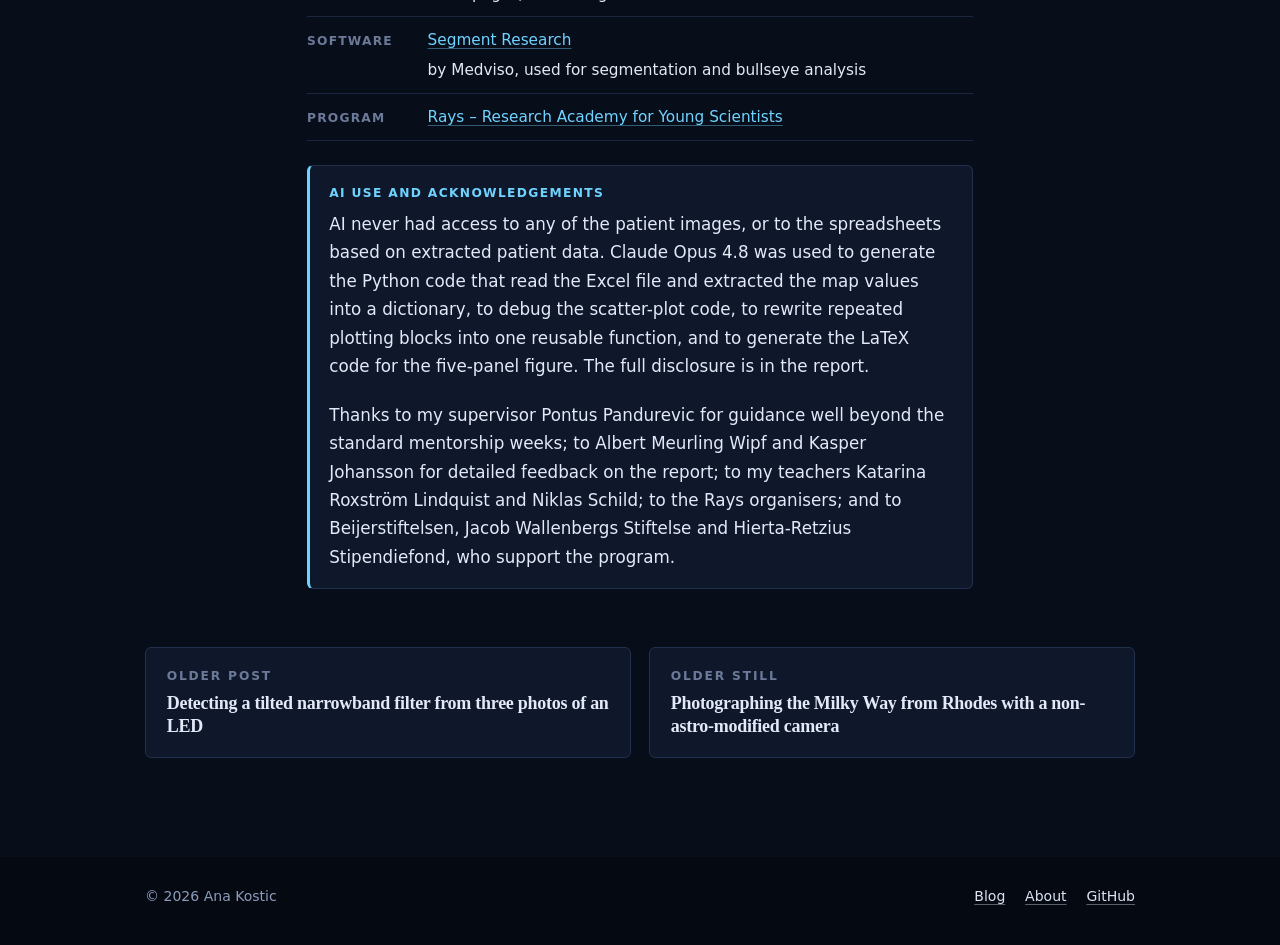
<file: posts/cardiac-t1rho-mri.html>
<!doctype html>
<html lang="en-US">
<head>
<meta charset="utf-8">
<meta name="viewport" content="width=device-width, initial-scale=1">
<title>Can T1&#961; act as an alternative to contrast agents? — Ana Kostic</title>
<meta name="description" content="Segmenting cardiac MRI scans from 41 patients at Karolinska Institutet, to compare the contrast-free map T1-rho against the contrast-based maps LGE and ECV.">
<link rel="icon" href="/assets/favicon.svg" type="image/svg+xml">
<link rel="canonical" href="https://anakostic.com/posts/cardiac-t1rho-mri.html">
<meta property="og:type" content="article">
<meta property="og:title" content="Can T1ρ act as an alternative to contrast agents?">
<meta property="og:description" content="Quantitative cardiac T1-rho MRI: segmentation and multi-modal comparison.">
<meta property="og:image" content="https://anakostic.com/assets/img/seg-card.jpg">
<meta property="og:url" content="https://anakostic.com/posts/cardiac-t1rho-mri.html">
<meta name="twitter:card" content="summary_large_image">
<link rel="stylesheet" href="/assets/css/themes.css?v=6">
<link rel="stylesheet" href="/assets/css/base.css?v=6">
<script src="/assets/js/theme.js?v=6"></script>
</head>
<body>
<a class="skip-link" href="#main">Skip to content</a>

<header class="site-header">
  <div class="wrap site-header__inner">
    <p class="site-title"><a href="/">Ana Kostic<small>Physics, imaging &amp; the night sky</small></a></p>
    <nav class="site-nav" aria-label="Main">
      <a href="/">Blog</a>
      <a href="/about.html">About</a>
      <a href="https://github.com/delphinusdelphis">GitHub</a>
    </nav>
    <div class="switcher" data-switcher></div>
  </div>
</header>

<main id="main">
<article>

  <div class="banner banner--post">
    <div class="wrap banner__inner">
      <div class="card__meta">
        <time class="dateline" datetime="2026-07-08">July 8, 2026</time>
        <span class="tag">Research</span>
        <span class="tag">MRI</span>
        <span class="tag">Python</span>
      </div>
      <h1>Can T1&#961; act as an alternative to contrast agents?</h1>
      <p class="lede">Cardiac MRI scans from 41 patients were segmented to test whether the
        contrast-free map T1&#961; detects the same elevations as the contrast-based maps.</p>
    </div>
  </div>

  <div class="wrap prose post-body">

    <p class="byline">A project at <b>Karolinska Institutet</b>, Department of Molecular Medicine and
      Surgery, under the direction of PhD student Pontus Pandurevic, carried out through
      <a href="https://raysforexcellence.se/">Rays &ndash; Research Academy for Young Scientists</a>.</p>

    <ul class="stats bleed">
      <li><b>41</b><span>patients segmented, 16 LV segments each</span></li>
      <li><b>85%</b><span>of LGE elevations also detected by T1&#961;</span></li>
      <li><b>0.480</b><span>strongest correlation (T2 vs.&nbsp;T1&#961;)</span></li>
      <li><b>0.047</b><span>weakest (ECV vs.&nbsp;T1&#961;, LGE-positive only)</span></li>
    </ul>

    <p>Myocardial fibrosis is a cardiac disease where scar tissue forms in the heart muscle
      (myocardium) after an injury, such as an infarction. The scar tissue can stiffen the myocardium
      and lead to heart failure.</p>

    <p>The disease can be diagnosed from images produced by Magnetic Resonance Imaging (MRI). An MRI
      of the heart is called Cardiovascular Magnetic Resonance (CMR). Different measurements yield
      different maps, and these maps vary in how well they diagnose fibrosis. Late gadolinium-enhanced
      imaging (LGE) is a valid clinical reference. It requires injection of a gadolinium-based
      contrast agent (GBCA) to increase tissue contrast.</p>

    <div class="note">
      <p class="note__title">Why an alternative is needed</p>
      <p>GBCA may cause nephrogenic systemic fibrosis in patients with renal disease. They are not
        recommended for pregnant patients. They can also cause minor side effects, such as nausea and
        headaches, and in rare cases allergic reactions. These groups cannot safely receive a GBCA
        injection, so a contrast-free method is needed.</p>
    </div>

    <p>T1&#961; is a promising contrast-free technique, but further evidence is needed to support its
      effectiveness. The aim of this project was to compare T1&#961; against the contrast-based maps
      used in the clinic, and against the standard contrast-free map, to evaluate whether it can act
      as an alternative.</p>

    <h2>The maps</h2>

    <p>MRI uses a strong static magnetic field, referred to as B0, together with radiofrequency (RF)
      pulses. The maps are time measurements, based on the alignment of the precession of spin of
      hydrogen nuclei. Each map is sensitive to something different.</p>

    <p><b>T1</b> is the longitudinal relaxation time, i.e., the time it takes for the precession of
      hydrogen nuclei to realign with B0 after being excited by an RF pulse.</p>

    <p><b>T2</b> is the relaxation time in the transverse component of the net magnetization. Hydrogen
      nuclei in different chemical environments do not precess at the same frequency, so the spins
      dephase and the transverse component decays. T2 yields higher values when water volume
      increases, which can indicate inflammation.</p>

    <p><b>T1&#961;</b> also measures a longitudinal relaxation time, but against a different magnetic
      field. An RF pulse tips the net magnetization 90 degrees into the transverse plane. A spin-lock
      RF pulse of amplitude B1 then holds the spins there. T1&#961; is the time measured for
      relaxation within the transverse plane, as the amplitude of B1 decreases and the spins dephase.
      T1&#961; is particularly sensitive to water&ndash;macromolecule interactions, so it shows
      increased values when extracellular matrix is present. This is the reason it is expected to
      detect fibrosis.</p>

    <p>The two contrast-based maps in this study were LGE, where the contrast agent accumulates in
      scar tissue, and the extracellular volume fraction (ECV) of the myocardium.</p>

    <div class="bleed">
      <div class="grid grid-5">
        <figure>
          <a href="/assets/img/seg-map-t1.jpg"><img src="/assets/img/seg-map-t1.jpg" alt="T1 relaxation-time map of a cardiac MRI slice in a purple-to-yellow color scale, with a color bar on the right." loading="lazy"></a>
          <figcaption><b>T1</b> &mdash; longitudinal relaxation</figcaption>
        </figure>
        <figure>
          <a href="/assets/img/seg-map-t2.jpg"><img src="/assets/img/seg-map-t2.jpg" alt="T2 relaxation-time map of the same cardiac MRI slice." loading="lazy"></a>
          <figcaption><b>T2</b> &mdash; transverse relaxation</figcaption>
        </figure>
        <figure>
          <a href="/assets/img/seg-map-t1rho.jpg"><img src="/assets/img/seg-map-t1rho.jpg" alt="T1-rho relaxation-time map of the same cardiac MRI slice." loading="lazy"></a>
          <figcaption><b>T1&#961;</b> &mdash; spin-lock relaxation</figcaption>
        </figure>
        <figure>
          <a href="/assets/img/seg-map-lge.jpg"><img src="/assets/img/seg-map-lge.jpg" alt="Late gadolinium enhancement image of the same cardiac MRI slice, in grayscale." loading="lazy"></a>
          <figcaption><b>LGE</b> &mdash; contrast-enhanced</figcaption>
        </figure>
        <figure>
          <a href="/assets/img/seg-map-ecv.jpg"><img src="/assets/img/seg-map-ecv.jpg" alt="Extracellular volume fraction map of the same cardiac MRI slice." loading="lazy"></a>
          <figcaption><b>ECV</b> &mdash; extracellular volume</figcaption>
        </figure>
      </div>
      <figcaption>The same short-axis cross-section of one heart, mapped five different ways. The
        myocardium is the ring shape left of center in each frame. It is purple in the relaxation maps
        and ECV at these contrast and brightness settings, and light gray in LGE. Each frame carries
        its own color bar. Click any image to enlarge.</figcaption>
    </div>

    <h3>Reference values for healthy tissue</h3>

    <p>Fibrotic tissue appears as increased relaxation-time values. At a field strength of 1.5&nbsp;T,
      there are fixed values that represent healthy myocardial tissue.</p>

    <dl class="specs">
      <div><dt><span class="keep-case">T1&#961;</span></dt><dd>54.2 &plusmn; 2.56&nbsp;ms <span class="muted">(presented at ISMRM, May 2026)</span></dd></div>
      <div><dt>T2</dt><dd>52.18 &plusmn; 3.4&nbsp;ms</dd></div>
      <div><dt>ECV</dt><dd>20.4% to 30.4%</dd></div>
    </dl>

    <p>A value above the healthy range is an <em>elevation</em>. An elevation is not specific to
      myocardial fibrosis, since many conditions raise these values.</p>

    <h2>Left ventricular segmentation</h2>

    <p>Comparing maps quantitatively requires comparing the same piece of muscle in each of them. The
      American Heart Association (AHA) describes a standard nomenclature for left ventricular (LV)
      segmentation. The LV is sliced parallel to the short axis into three layers: basal, mid-cavity
      and apical. Each layer is then divided into smaller segments. The AHA model uses 17 segments.
      This study excluded the apex (segment 17), which yields 16 segments.</p>

    <div class="grid grid-2 bleed">
      <figure class="pad">
        <a href="/assets/img/seg-bullseye.png"><img src="/assets/img/seg-bullseye.png" alt="Bull's-eye plot showing the 16 numbered segments of the left ventricle in three concentric rings, with a legend naming each segment." loading="lazy"></a>
        <figcaption>The 16 segments of the left ventricle. The basal and mid parts are split into six
          subparts each, the apical part into four.</figcaption>
      </figure>
      <figure class="pad">
        <a href="/assets/img/seg-heart.png"><img src="/assets/img/seg-heart.png" alt="Diagram of a short-axis cross-section of the heart labeling the right ventricle, left ventricle, myocardium and septum." loading="lazy"></a>
        <figcaption>Short-axis cross-section of the heart. The septum divides the right and left
          ventricles. The myocardium is the wall being measured.</figcaption>
      </figure>
    </div>

    <h2>Method</h2>

    <p>Pre-reconstructed <em>in vivo</em> CMRs of 41 patients were used. The MRIs were performed on a
      1.5&nbsp;T Siemens scanner. The data set included the maps ECV, T2 and T1&#961;.</p>

    <dl class="specs">
      <div><dt>Field strength</dt><dd>1.5&nbsp;T Siemens</dd></div>
      <div><dt>Field of view</dt><dd>360&ndash;500&nbsp;mm</dd></div>
      <div><dt>In-plane resolution</dt><dd>1.40&ndash;1.95&nbsp;mm</dd></div>
      <div><dt><span class="keep-case">T1&#961;</span> spin lock</dt><dd>500&nbsp;Hz, in 10&nbsp;ms steps to a total of 40&nbsp;ms</dd></div>
      <div><dt>Analysis software</dt><dd><a href="https://medviso.com/segment/">Segment Research</a> by Medviso</dd></div>
    </dl>

    <h3>Data acquisition through segmentation</h3>

    <p>Semi-automated 16-part segmentation was performed with the built-in bullseye plot tool in
      Segment Research. A perpendicular line through the center of the septum was marked as a
      reference for the software. The epicardial border was then eroded inward by 10% and the
      endocardial border outward by 10%, to exclude blood pools.</p>

    <p>The software calculated a mean value per segment. These means were gathered as tuples of ECV,
      T1&#961; and T2 values in a Python dictionary, mapped to a specific heart segment in each
      patient. Three scatter plots were then created, comparing two maps at a time. The correlation
      coefficient <em>r</em> was obtained using <span class="mono">pearsonr</span>. Data point pairs
      were filtered out if one of the elements came from an empty cell, and therefore became a
      <span class="mono">NaN</span>.</p>

    <p>A list of 16 patients, out of the 41, had elevations in the LGE map and were classed as
      LGE-positive (LGE+). This acted as a second filter. The list was used after segmentation, to
      avoid observation bias.</p>

    <h3>Data acquisition through regions of interest</h3>

    <p>Regions of interest (ROIs) were a second way to assess the effectiveness of T1&#961;. LGE ROIs
      were marked where suspected collagen highlights were present, across 70 unselected patients.
      These 70 patients were not the same as the 16 LGE-positive patients above, although they were
      also LGE-positive. They had elevations in LGE values, but no clear diagnosis of myocardial
      fibrosis had been established.</p>

    <p>Each LGE ROI was compared to a separate marked region of remote healthy tissue of equal size.
      The masks were then overlaid onto the T1&#961; map of the corresponding slice. Each T1&#961;
      ROI whose mean exceeded the mean of the remote healthy tissue by at least four standard
      deviations was counted as an elevation detection.</p>

    <h2>Results</h2>

    <p>Across the 70 LGE-positive patients, T1&#961; detected <b>85%</b> of the elevations that
      LGE identified.</p>

    <p>The segment-wise correlations were weaker. The results for all 41 patients are shown below.</p>

    <div class="table-scroll">
      <table>
        <caption class="visually-hidden">Correlation coefficients based on all 41 patients</caption>
        <thead>
          <tr><th scope="col">Comparison</th><th scope="col" class="num">r</th><th scope="col" class="num">n</th></tr>
        </thead>
        <tbody>
          <tr><th scope="row">ECV vs.&nbsp;T1&#961;</th><td class="num">0.194</td><td class="num">656</td></tr>
          <tr><th scope="row">T2 vs.&nbsp;T1&#961;</th><td class="num">0.480</td><td class="num">608</td></tr>
          <tr><th scope="row">ECV vs.&nbsp;T2</th><td class="num">0.340</td><td class="num">608</td></tr>
        </tbody>
      </table>
    </div>
    <figcaption><b>Table 1.</b> Segment-wise mean values, all 41 patients. <em>r</em> is the Pearson
      correlation coefficient, <em>n</em> the number of paired data points in the scatter
      plot.</figcaption>

    <p>The results for the 16 LGE-positive patients are shown below.</p>

    <div class="table-scroll">
      <table>
        <caption class="visually-hidden">Correlation coefficients based on the 16 LGE-positive patients</caption>
        <thead>
          <tr><th scope="col">Comparison</th><th scope="col" class="num">r</th><th scope="col" class="num">n</th></tr>
        </thead>
        <tbody>
          <tr><th scope="row">ECV vs.&nbsp;T1&#961;</th><td class="num">0.047</td><td class="num">240</td></tr>
          <tr><th scope="row">T2 vs.&nbsp;T1&#961;</th><td class="num">0.478</td><td class="num">240</td></tr>
          <tr><th scope="row">ECV vs.&nbsp;T2</th><td class="num">0.322</td><td class="num">240</td></tr>
        </tbody>
      </table>
    </div>
    <figcaption><b>Table 2.</b> The same comparisons for LGE-positive patients only.</figcaption>

    <p>All six coefficients fall within &minus;0.5 &lt; <em>r</em> &lt; 0.5.</p>

    <div class="bleed">
      <div class="grid grid-3">
        <figure>
          <a href="/assets/img/seg-scatter-ecv-t1rho-all.png"><img src="/assets/img/seg-scatter-ecv-t1rho-all.png" alt="Scatter plot of ECV against T1-rho for all patients, showing a dense cluster with scattered high outliers." loading="lazy"></a>
          <figcaption><b>ECV vs. T1&#961;</b>, all patients. r = 0.194, n = 656.</figcaption>
        </figure>
        <figure>
          <a href="/assets/img/seg-scatter-t2-t1rho-all.png"><img src="/assets/img/seg-scatter-t2-t1rho-all.png" alt="Scatter plot of T2 against T1-rho for all patients, showing a visible upward trend." loading="lazy"></a>
          <figcaption><b>T2 vs. T1&#961;</b>, all patients. r = 0.480, n = 608.</figcaption>
        </figure>
        <figure>
          <a href="/assets/img/seg-scatter-ecv-t2-all.png"><img src="/assets/img/seg-scatter-ecv-t2-all.png" alt="Scatter plot of ECV against T2 for all patients." loading="lazy"></a>
          <figcaption><b>ECV vs. T2</b>, all patients. r = 0.340, n = 608.</figcaption>
        </figure>
        <figure>
          <a href="/assets/img/seg-scatter-ecv-t1rho-lge.png"><img src="/assets/img/seg-scatter-ecv-t1rho-lge.png" alt="Scatter plot of ECV against T1-rho for LGE-positive patients, showing almost no trend." loading="lazy"></a>
          <figcaption><b>ECV vs. T1&#961;</b>, LGE+ only. r = 0.047, n = 240.</figcaption>
        </figure>
        <figure>
          <a href="/assets/img/seg-scatter-t2-t1rho-lge.png"><img src="/assets/img/seg-scatter-t2-t1rho-lge.png" alt="Scatter plot of T2 against T1-rho for LGE-positive patients." loading="lazy"></a>
          <figcaption><b>T2 vs. T1&#961;</b>, LGE+ only. r = 0.478, n = 240.</figcaption>
        </figure>
        <figure>
          <a href="/assets/img/seg-scatter-ecv-t2-lge.png"><img src="/assets/img/seg-scatter-ecv-t2-lge.png" alt="Scatter plot of ECV against T2 for LGE-positive patients." loading="lazy"></a>
          <figcaption><b>ECV vs. T2</b>, LGE+ only. r = 0.322, n = 240.</figcaption>
        </figure>
      </div>
      <figcaption>Each data point has the coordinates of two map values for the same heart segment, in
        the same slice. Click to enlarge.</figcaption>
    </div>

    <h2>Discussion</h2>

    <p>The two analyses point in different directions. The ROI analysis showed that T1&#961;
      identified most of the elevations detected by LGE. The segment-wise correlations showed that
      ECV, T1&#961; and T2 do not measure elevation identically.</p>

    <p>LGE is a valid method for diagnosing myocardial fibrosis. The fact that T1&#961; detected
      85% of the elevations that LGE identified indicates that T1&#961; is nearly as accurate as
      LGE in detecting elevations. However, this sensitivity alone does not establish diagnostic
      accuracy, since the patients in the data set were unselected.</p>

    <p>The strongest correlation in the data set was between T2 and T1&#961;: 0.480 across all
      patients, and 0.478 among LGE-positive patients. This is consistent with what the two maps
      measure. Both are closely related transverse-relaxation measurements, but the spin-lock RF pulse
      makes T1&#961; more sensitive to water&ndash;macromolecule interactions. T1&#961; is therefore
      more similar to T2 than to ECV in what it detects.</p>

    <p>Since an elevation does not always equal fibrosis, it is unclear whether using T1&#961; over T2
      has an advantage in diagnosing myocardial fibrosis.</p>

    <p>The correlation between ECV and T1&#961; was the weakest of the six, and it weakened further
      when only LGE-positive patients were analyzed: 0.194 dropped to 0.047. This may be because fewer
      healthy patients remained in the scatter plot, and healthy values cluster within a narrow
      interval. The LGE-negative patients created a more centralized area in the plot. Filtering them
      out led to fewer data points and more widespread values.</p>

    <h3>Two possible explanations for the weak correlations</h3>

    <p>The first is that these maps contain different measurements, so they should not be expected to
      correlate linearly, as the Pearson coefficient <em>r</em> assumes. ECV measures extracellular
      volume, T2 varies with water content, and T1&#961; captures microscopic changes in tissue
      structure.</p>

    <p>The second is that outliers in the scatter plots created a weak correlation. These outliers
      could have been caused by blood pools surrounding and within the myocardium, which yielded
      values approaching 150&nbsp;ms for T1&#961;. Since bullseye plots compute the mean for a
      segment, the blood pools may have been included.</p>

    <h2>Limitations</h2>

    <p>The 16-part segmentation was performed semi-automatically. The center of the septum was marked
      once for multiple slices. If each slice was slightly rotated, for example from movement of the
      scanned patient, the software may have performed the segmentation incorrectly. This leads to the
      wrong segment of the heart being displayed as another in the bullseye plot data. A segment
      containing myocardial fibrosis might then appear healthy, which would invalidate the accuracy of
      T1&#961; in detecting elevations.</p>

    <p>Additionally, the position of the mark could not be transferred between image stacks, so the
      segmentation between stacks may have been shifted. This could not be standardized.</p>

    <p>Blood pools might also have been included in the manual isolation of the left ventricle. This
      potentially contributed to inflated values in T2, T1&#961; and ECV, creating outliers. In the
      data set, the apical slices typically had high values because of blood pools.</p>

    <h2>Comparison with past studies</h2>

    <p>Bustin et al. (2021) also used ECG-triggered, bSSFP breath-held MRIs, and also compared
      T1&#961; maps to LGE maps. Their patients were selected: 23 patients with suspected myocardial
      fibrosis, 15 of them LGE-positive. They used LGE as the reference for T1&#961; remote and
      injured ROIs, and reported 93% sensitivity. The 85% found here, from a larger and
      unselected group, supports their result.</p>

    <p>Van Oorschot et al. calculated <em>r</em> between ECV and T1&#961; based on marked ROIs, and
      obtained 0.66. This is a stronger correlation than the 0.047 to 0.194 found here for the same
      pair. The difference is methodological: they compared ROIs, whereas this study compared segment
      means. Mean values from segmentation can therefore yield weaker correlations, since averaging a
      whole segment dilutes a focal lesion into the surrounding healthy tissue.</p>

    <h2>Future research</h2>

    <ul>
      <li>Shift the epicardial and endocardial borders further, for example by 15% or 20%,
        while keeping the currently marked myocardium data. If the outliers disappear, the borders
        were drawn too far outside the true myocardium and included too much blood.</li>
      <li>Ignore the apical slices for each image stack, since they contained the most blood. Scar
        tissue may be present in those slices, which would reduce the data set.</li>
      <li>Mark ROIs in each map rather than computing mean values per segment. A factor of increase
        could be calculated by dividing the mean ROI value by the remote healthy tissue mean value.
        This would establish how clearly the fibrotic tissue is visible between maps. Marking ROIs
        can, however, introduce observer bias.</li>
      <li>Include the T1 relaxation map in the comparison, for a more definitive picture of how
        T1&#961; compares with established methods.</li>
      <li>Take possible sex-related variations in T1&#961; values into account, as C. Han et al. did.
        Patient sex could be extracted from the MRI metadata.</li>
      <li>Perform a specificity analysis, which would require a list of selected patients with
        diagnosed myocardial fibrosis alongside unselected patients. Without it, this study measures
        elevation detection rather than diagnosis.</li>
      <li>Use a larger sample size. The scatter plots did not all have the same number of points.</li>
    </ul>

    <h2>Conclusion</h2>

    <p>The maps T2, T1&#961; and ECV did not always detect the same elevations, as shown by the weak
      correlations: all coefficients fell within &minus;0.5 &lt; <em>r</em> &lt; 0.5. T1&#961; appears
      promising, since it detected 85% of the elevations LGE found across 70 LGE-positive
      patients. It still needs more statistical evidence before it can act as an alternative to
      contrast agents in clinical settings, because it correlates more weakly with ECV than with T2,
      both for LGE-positive patients and for all patients.</p>

    <p>The weak correlations could stem from systematic errors in the myocardial segmentation, and
      from outliers caused by blood being included in the segmentation. A stronger version of this
      study would use more patients, tighter segmentation borders, and ROIs instead of segment
      means.</p>

    <h2>Resources</h2>

    <ul class="resources">
      <li><span class="kind">PDF</span><a href="/files/cardiac-t1rho-segmentation-report.pdf">Full report: <em>Quantitative Cardiac T1&#961; MRI: Segmentation and Multi-modal Comparison</em></a> &mdash; 20 pages, with all figures and references</li>
      <li><span class="kind">Software</span><a href="https://medviso.com/segment/">Segment Research</a> by Medviso, used for segmentation and bullseye analysis</li>
      <li><span class="kind">Program</span><a href="https://raysforexcellence.se/">Rays &ndash; Research Academy for Young Scientists</a></li>
    </ul>

    <div class="note">
      <p class="note__title">AI use and acknowledgements</p>
      <p>AI never had access to any of the patient images, or to the spreadsheets based on extracted
        patient data. Claude Opus 4.8 was used to generate the Python code that read the Excel file
        and extracted the map values into a dictionary, to debug the scatter-plot code, to rewrite
        repeated plotting blocks into one reusable function, and to generate the LaTeX code for the
        five-panel figure. The full disclosure is in the report.</p>
      <p>Thanks to my supervisor Pontus Pandurevic for guidance well beyond the standard mentorship
        weeks; to Albert Meurling Wipf and Kasper Johansson for detailed feedback on the report; to my
        teachers Katarina Roxstr&ouml;m Lindquist and Niklas Schild; to the Rays organisers; and to
        Beijerstiftelsen, Jacob Wallenbergs Stiftelse and Hierta-Retzius Stipendiefond, who support
        the program.</p>
    </div>

    <nav class="post-nav bleed" aria-label="More posts">
      <a href="/posts/tilted-filters.html">
        <span class="eyebrow">Older post</span>
        <strong>Detecting a tilted narrowband filter from three photos of an LED</strong>
      </a>
      <a href="/posts/milky-way-rhodes.html">
        <span class="eyebrow">Older still</span>
        <strong>Photographing the Milky Way from Rhodes with a non-astro-modified camera</strong>
      </a>
    </nav>

  </div>
</article>
</main>

<footer class="site-footer">
  <div class="wrap site-footer__inner">
    <span>&copy; 2026 Ana Kostic</span>
    <nav aria-label="Footer">
      <a href="/">Blog</a>
      <a href="/about.html">About</a>
      <a href="https://github.com/delphinusdelphis">GitHub</a>
    </nav>
  </div>
</footer>

</body>
</html>
</file>
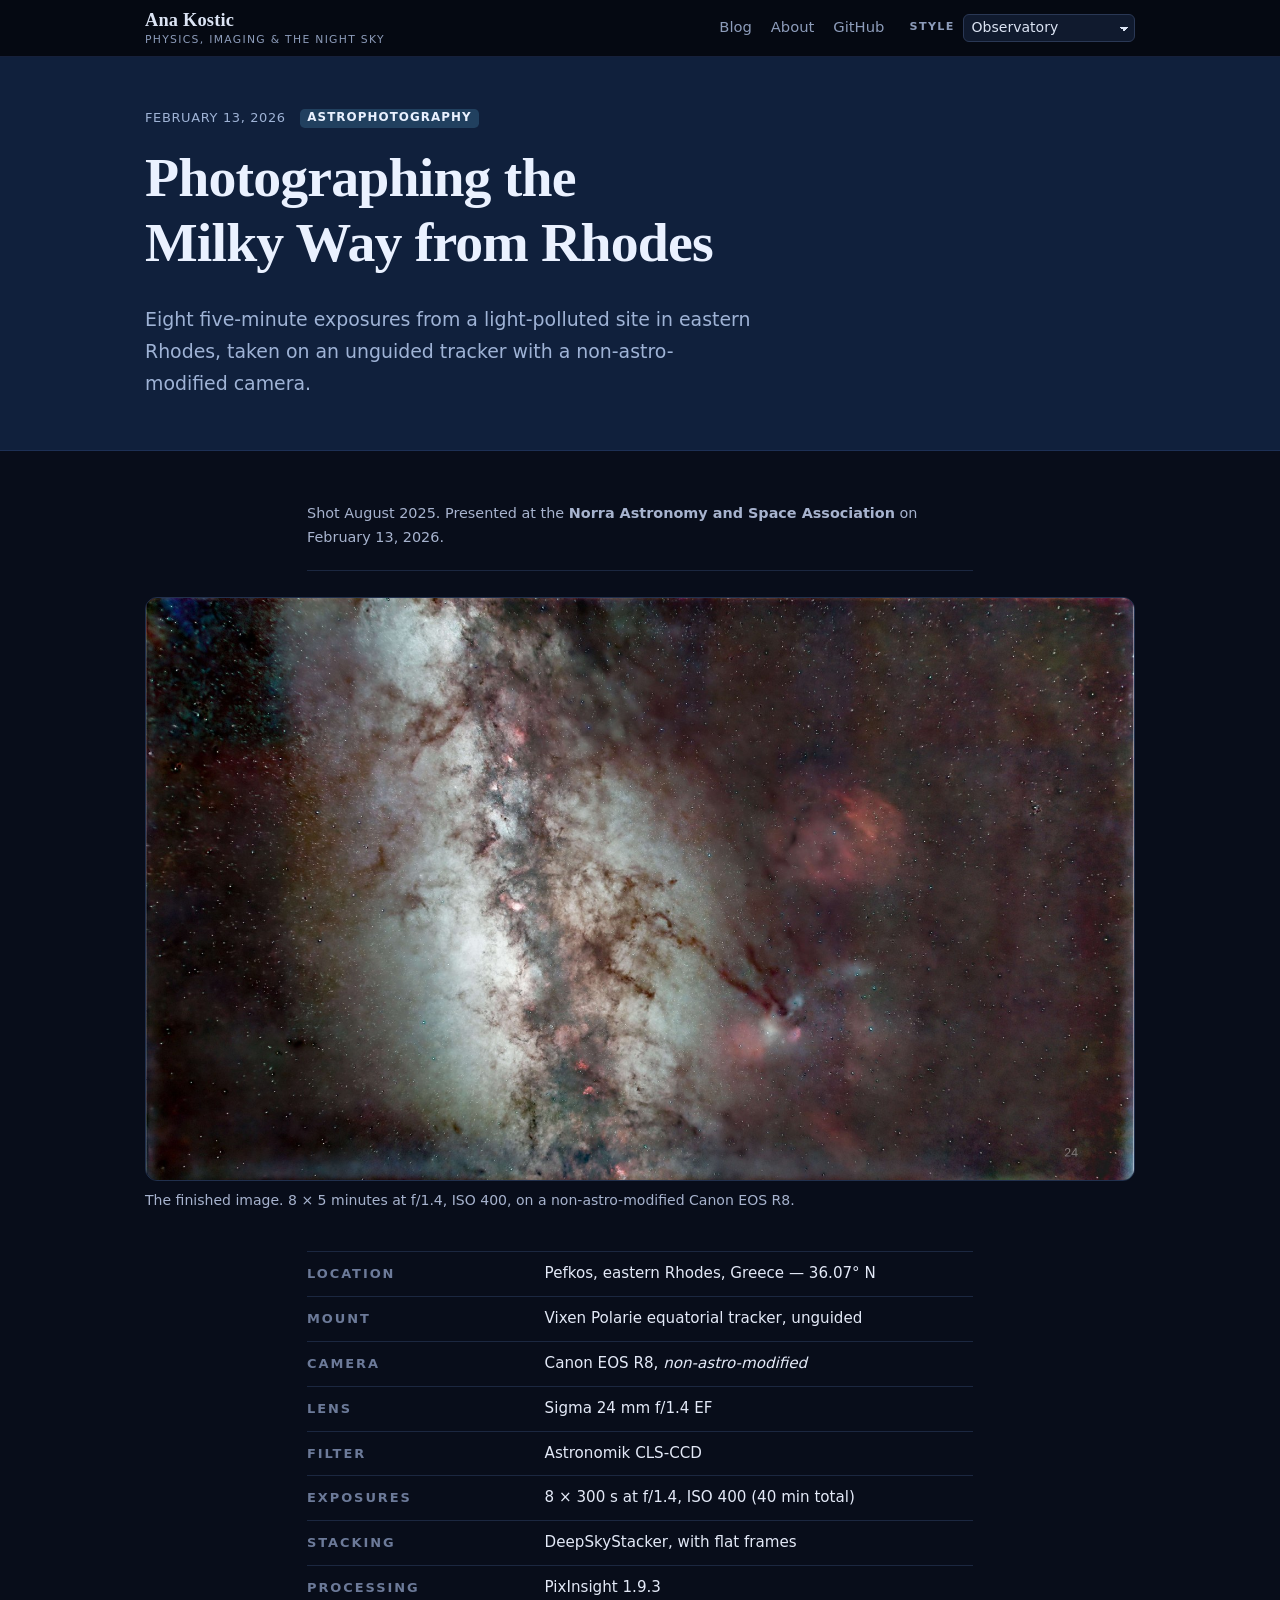
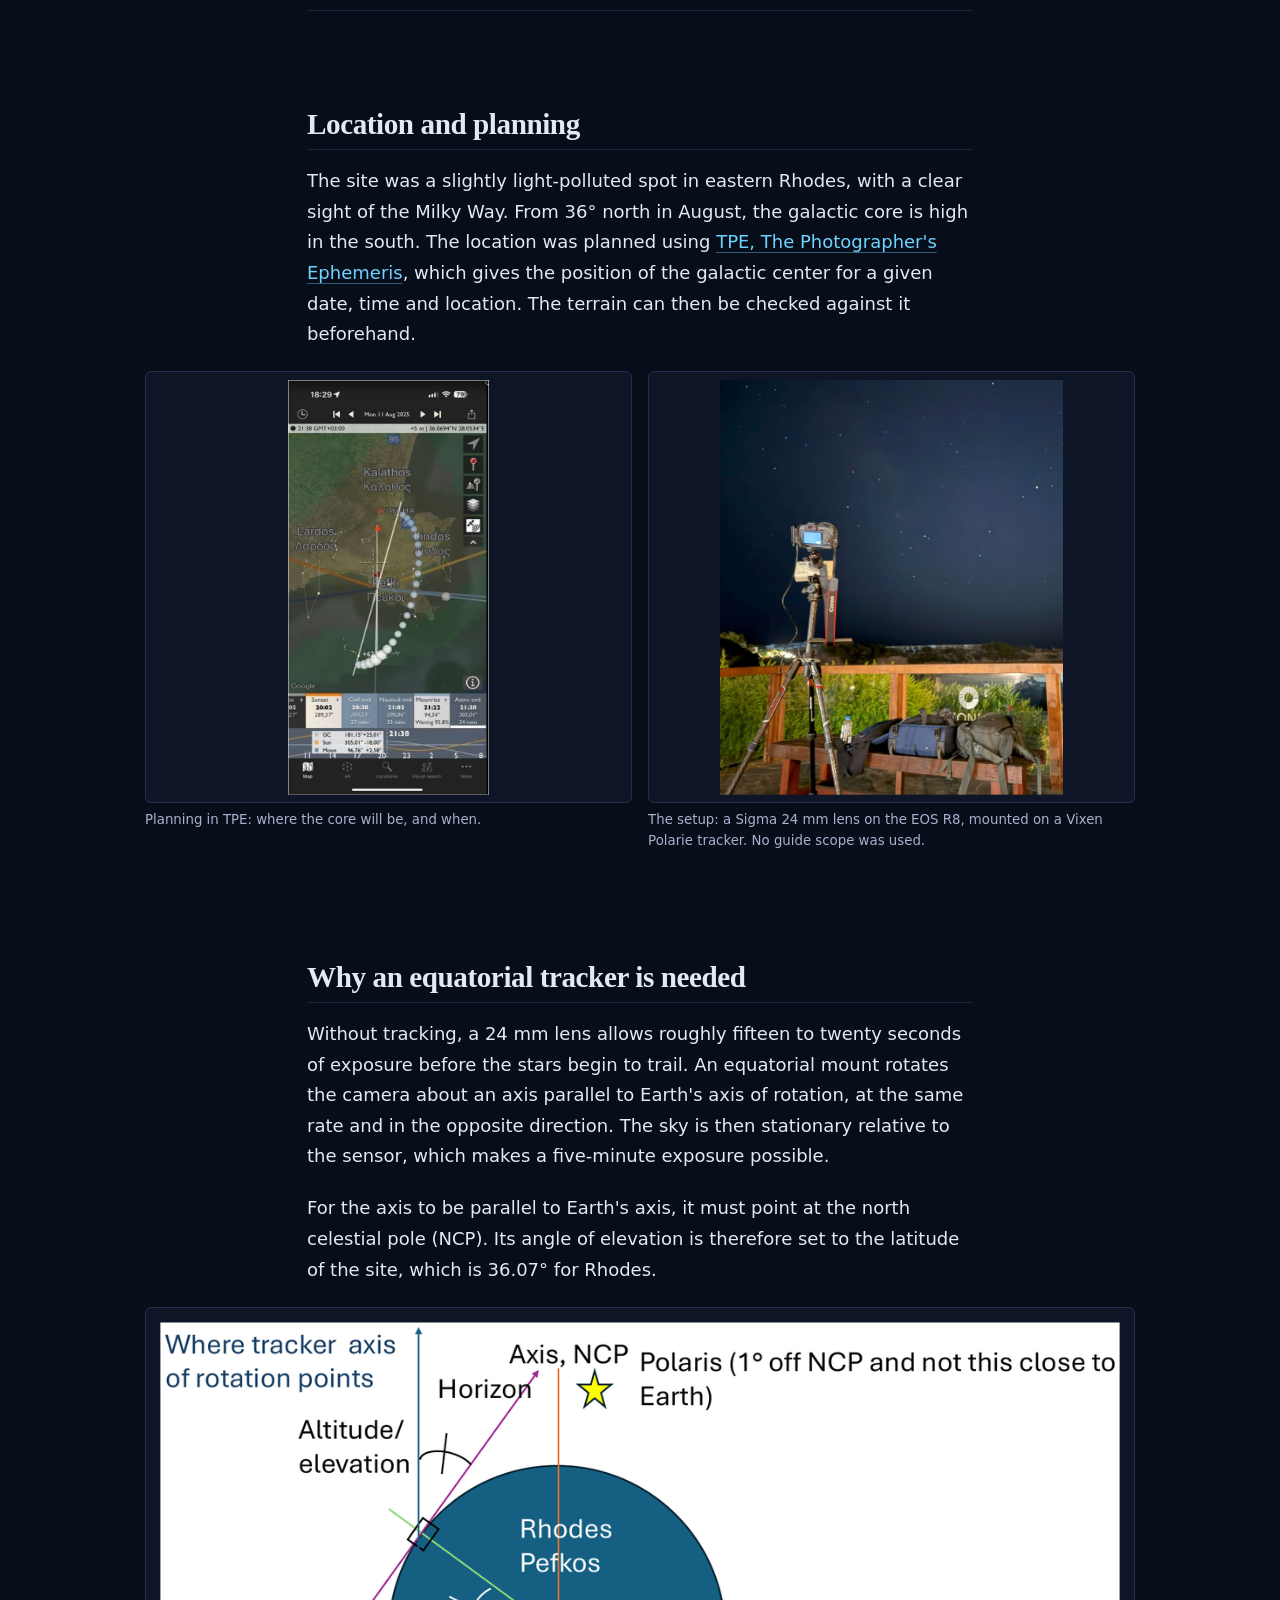
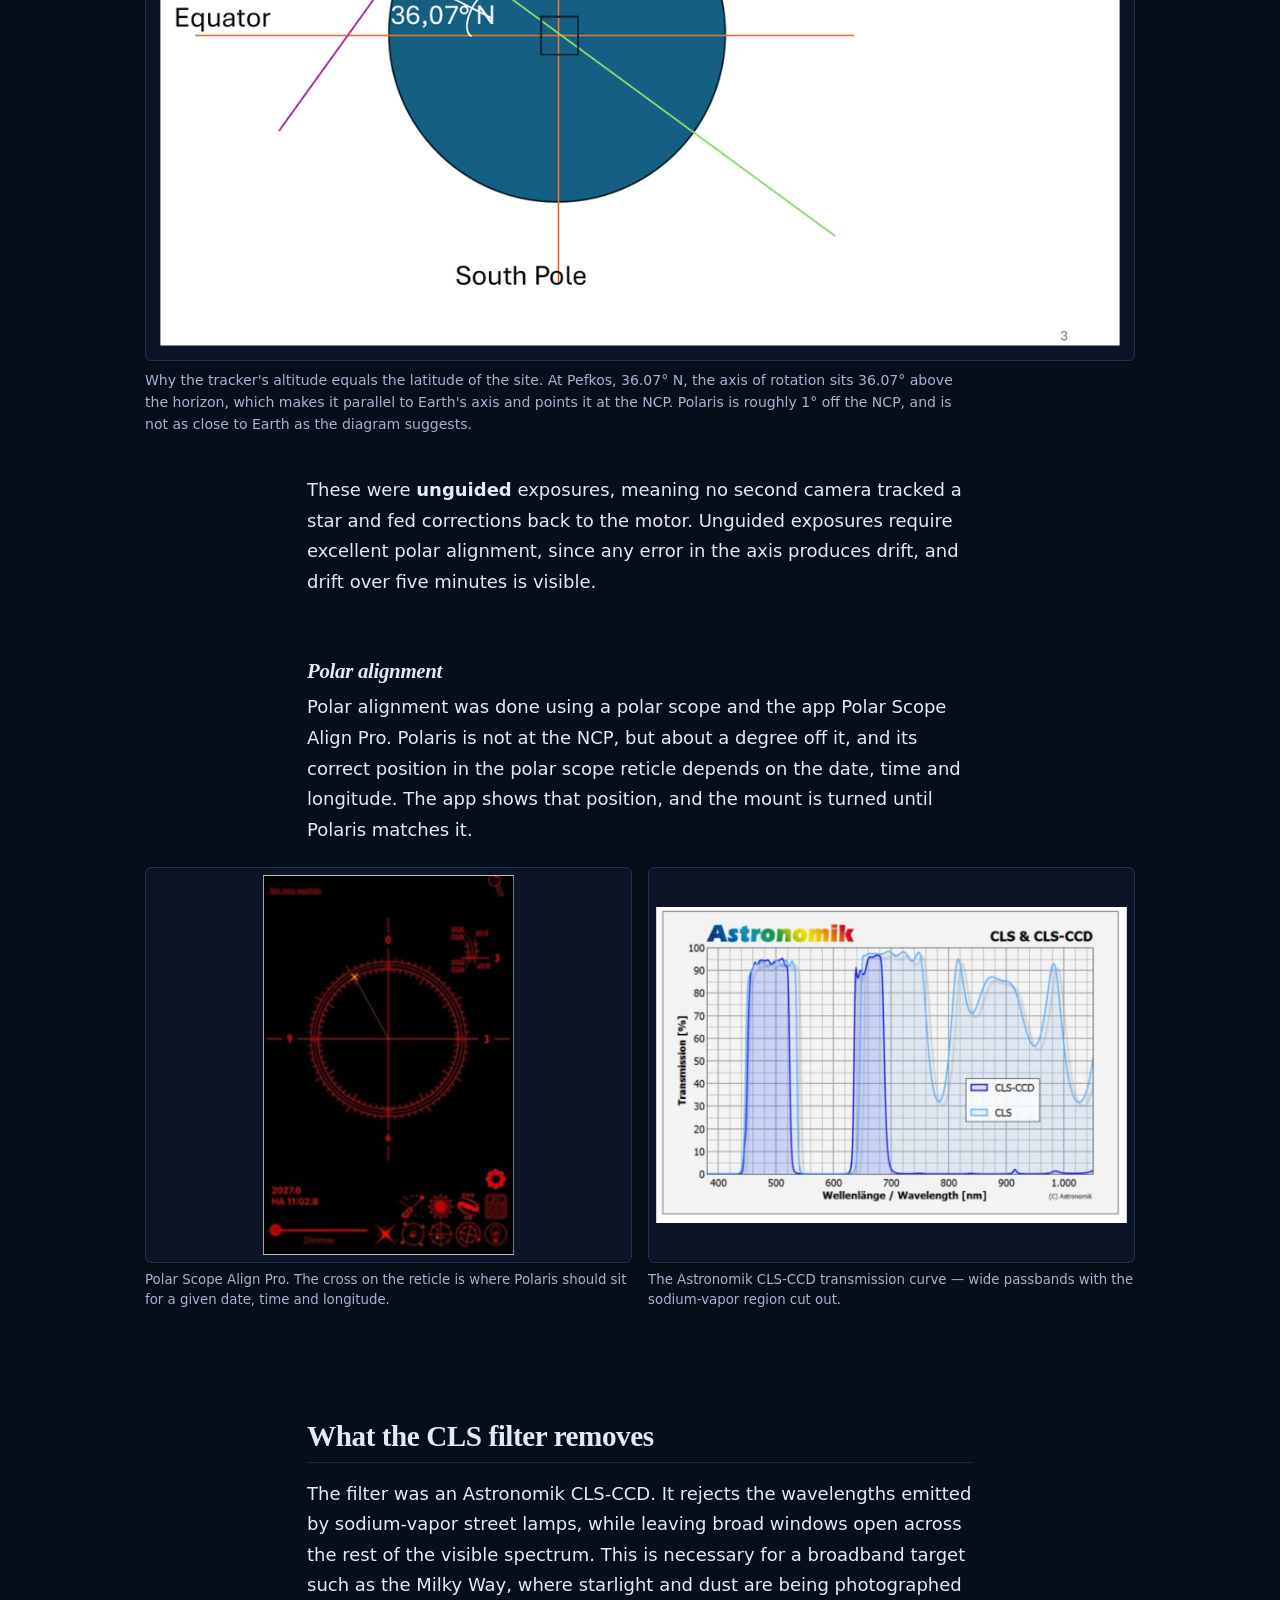
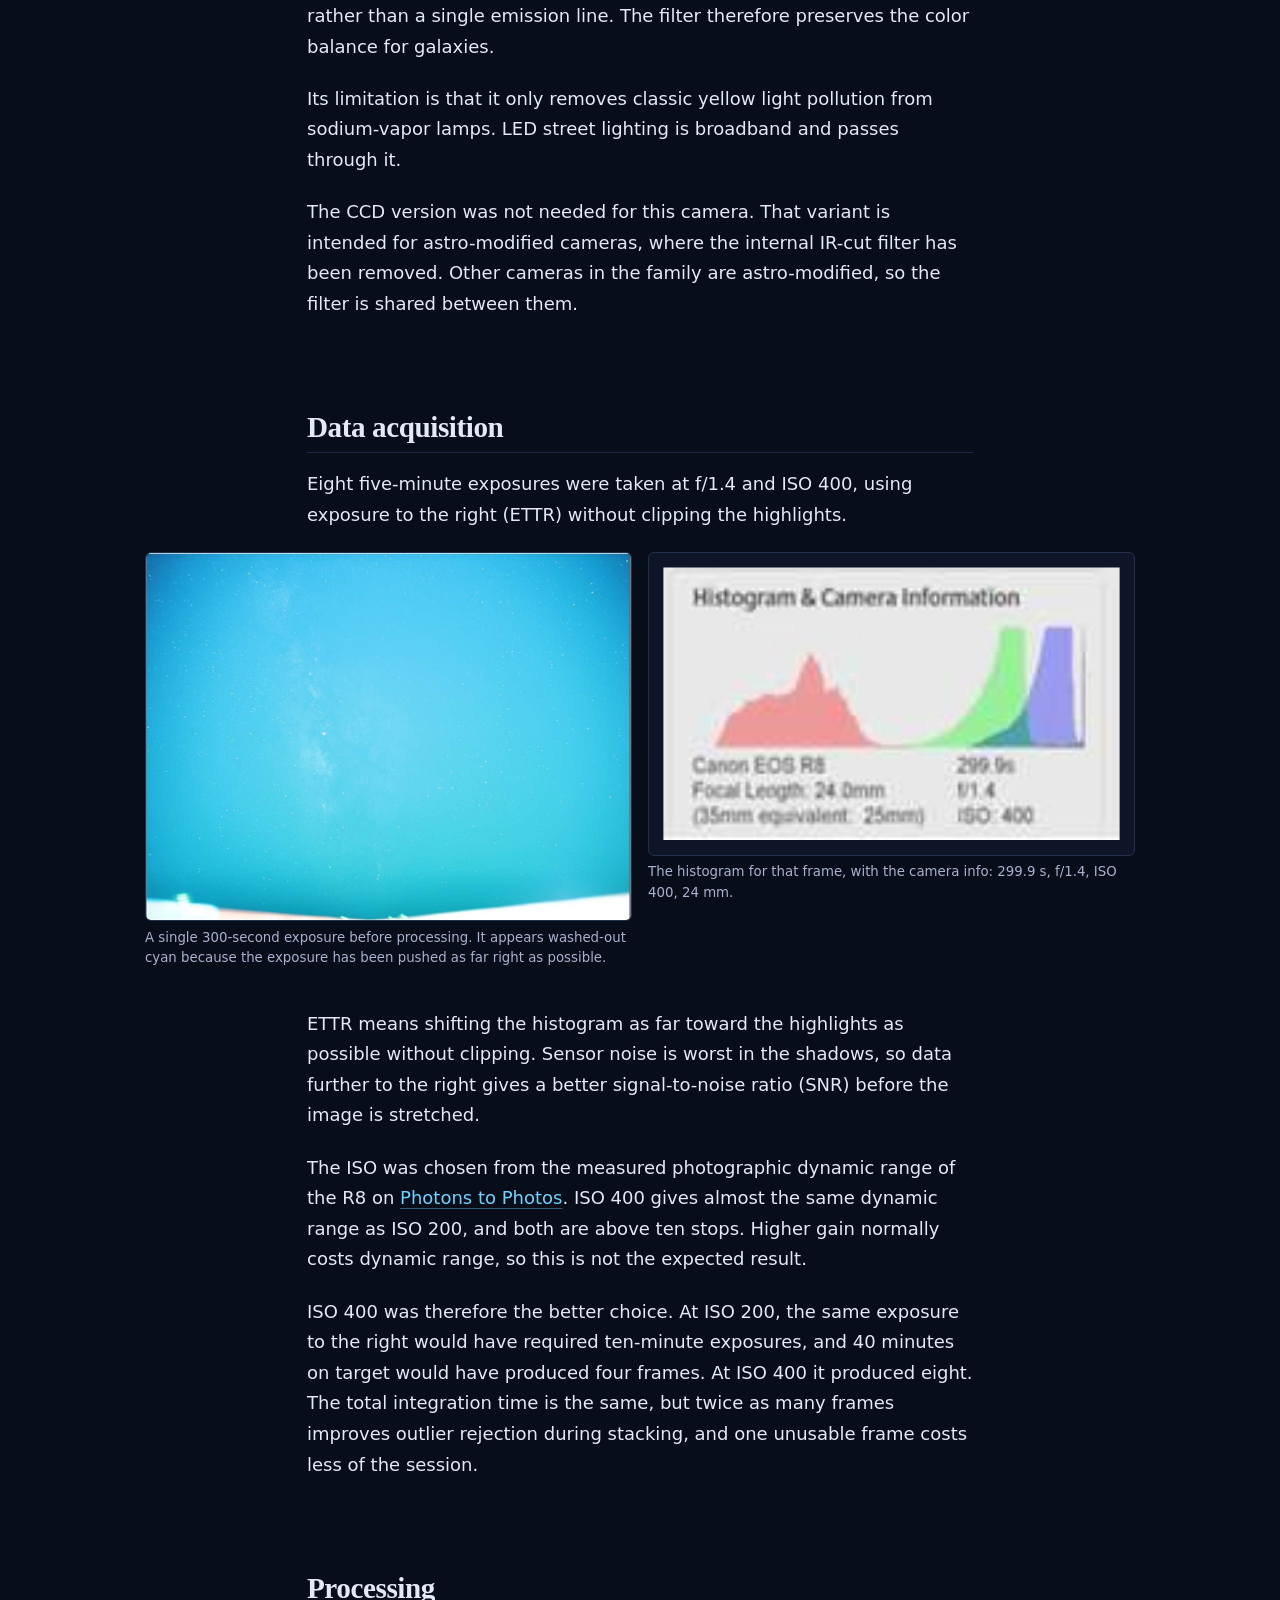
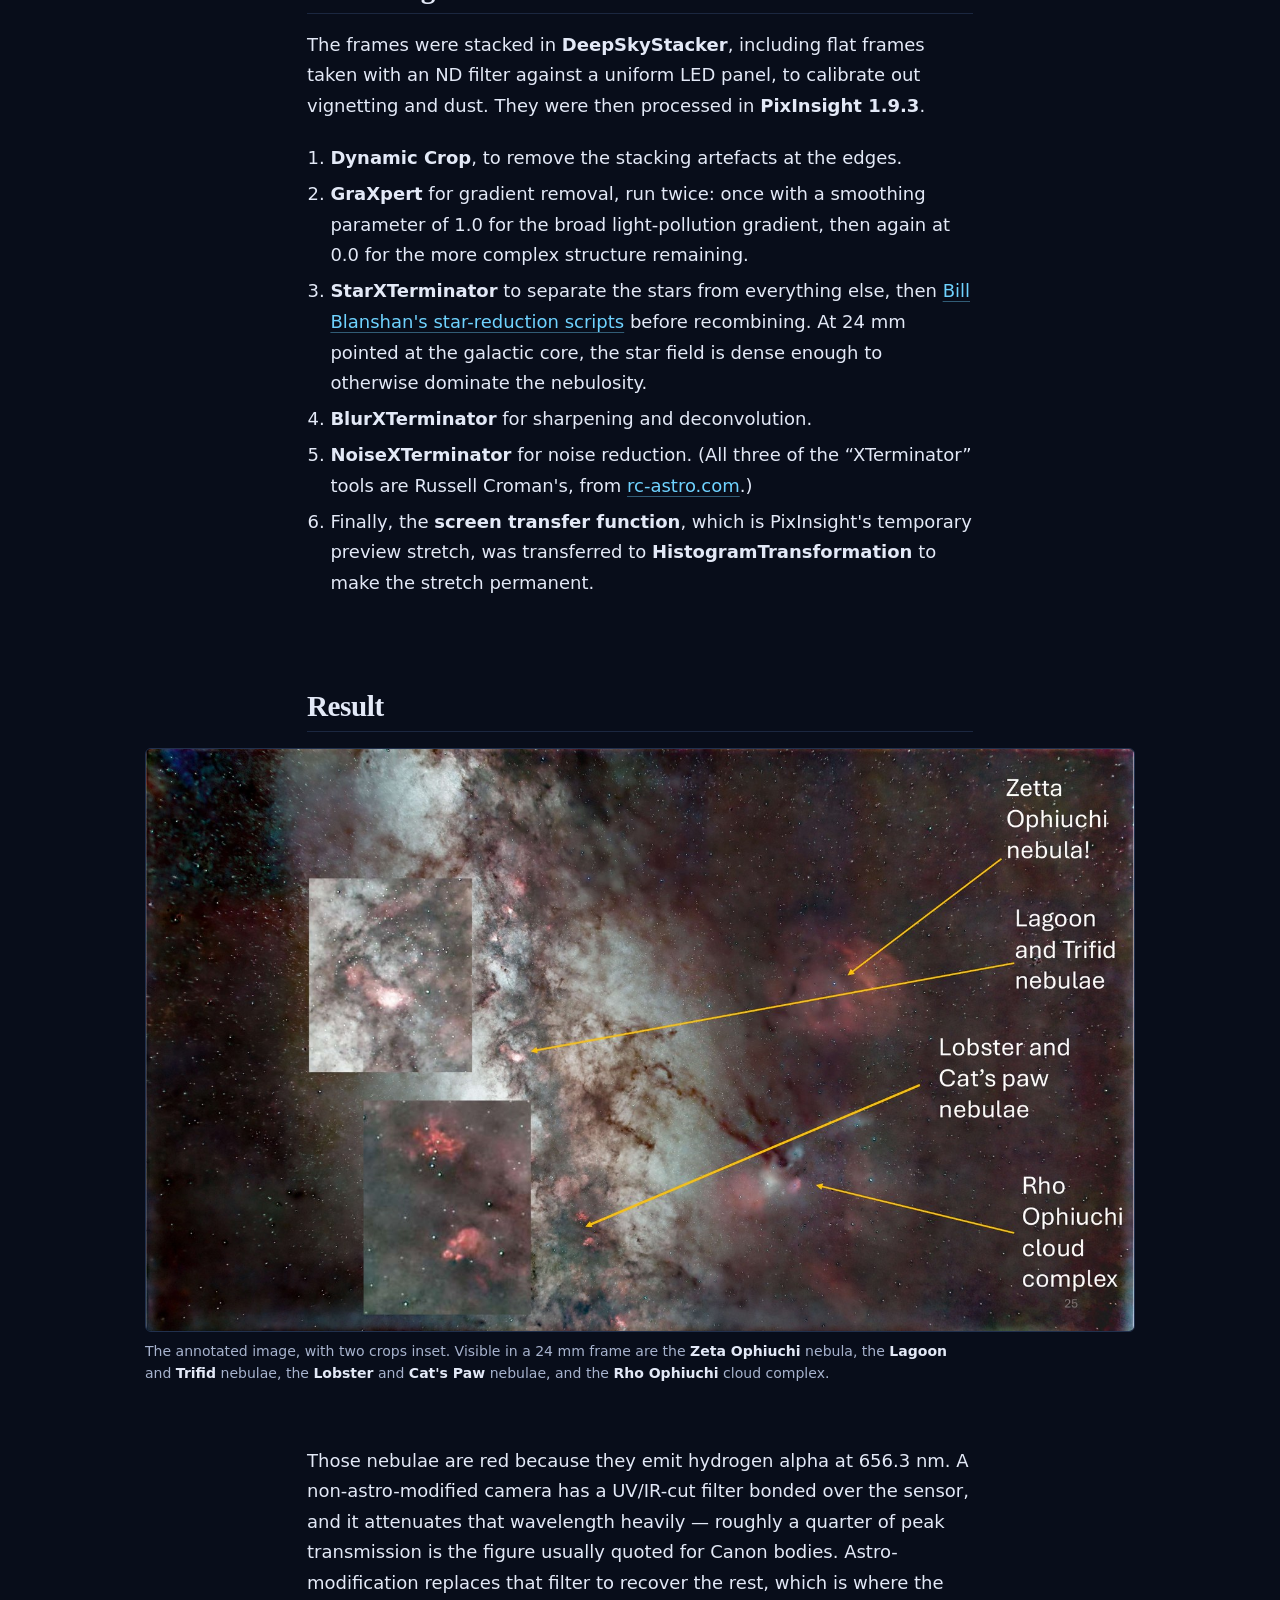
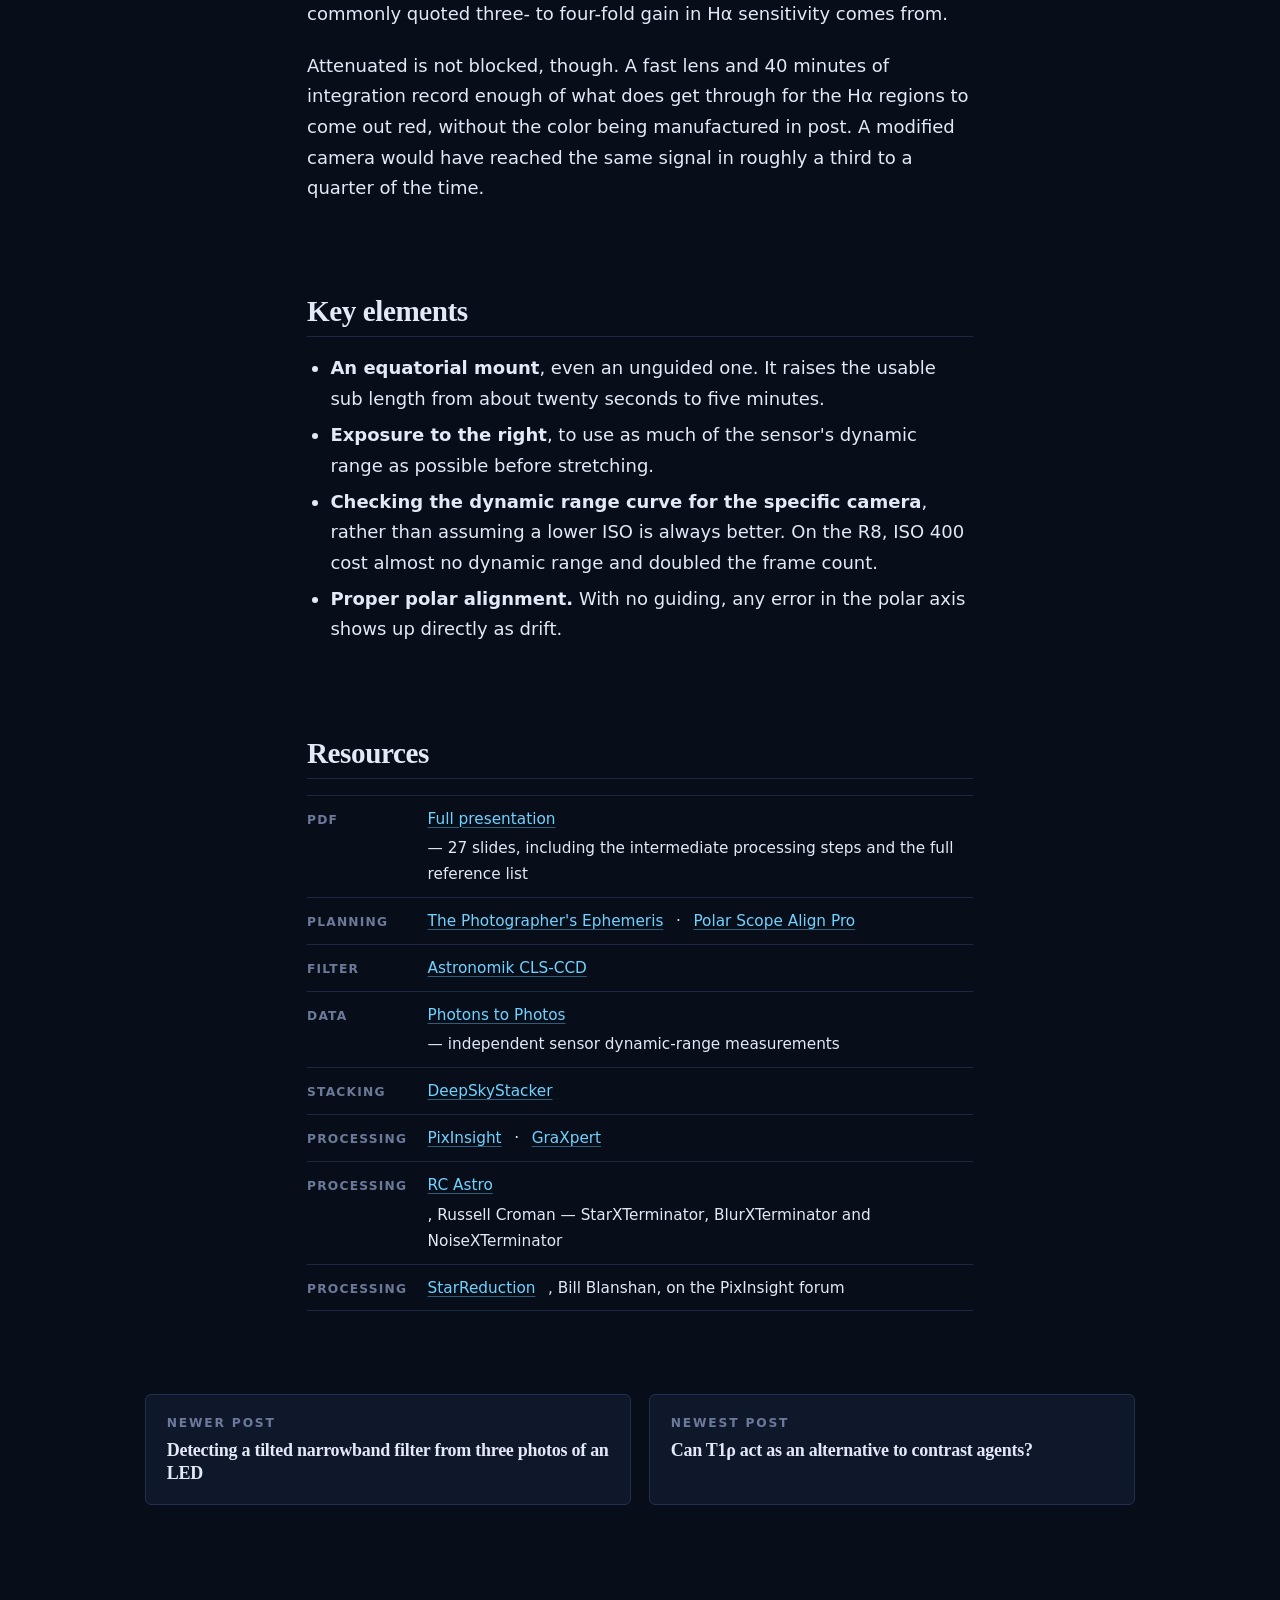
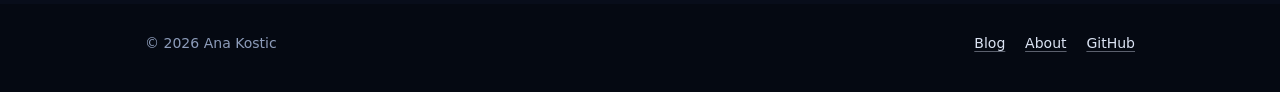
<file: posts/milky-way-rhodes.html>
<!doctype html>
<html lang="en-US">
<head>
<meta charset="utf-8">
<meta name="viewport" content="width=device-width, initial-scale=1">
<title>Photographing the Milky Way from Rhodes with a non-astro-modified camera — Ana Kostic</title>
<meta name="description" content="Forty minutes of total exposure on an unguided star tracker in light-polluted eastern Rhodes, and true hydrogen-alpha red out of a non-astro-modified Canon EOS R8.">
<link rel="icon" href="/assets/favicon.svg" type="image/svg+xml">
<link rel="canonical" href="https://anakostic.com/posts/milky-way-rhodes.html">
<meta property="og:type" content="article">
<meta property="og:title" content="Photographing the Milky Way from Rhodes with a non-astro-modified camera">
<meta property="og:description" content="Eight five-minute exposures on an unguided equatorial tracker, using a non-astro-modified Canon EOS R8.">
<meta property="og:image" content="https://anakostic.com/assets/img/mw-final.jpg">
<meta property="og:url" content="https://anakostic.com/posts/milky-way-rhodes.html">
<meta name="twitter:card" content="summary_large_image">
<link rel="stylesheet" href="/assets/css/themes.css?v=6">
<link rel="stylesheet" href="/assets/css/base.css?v=6">
<script src="/assets/js/theme.js?v=6"></script>
</head>
<body>
<a class="skip-link" href="#main">Skip to content</a>

<header class="site-header">
  <div class="wrap site-header__inner">
    <p class="site-title"><a href="/">Ana Kostic<small>Physics, imaging &amp; the night sky</small></a></p>
    <nav class="site-nav" aria-label="Main">
      <a href="/">Blog</a>
      <a href="/about.html">About</a>
      <a href="https://github.com/delphinusdelphis">GitHub</a>
    </nav>
    <div class="switcher" data-switcher></div>
  </div>
</header>

<main id="main">
<article>

  <div class="banner banner--post">
    <div class="wrap banner__inner">
      <div class="card__meta">
        <time class="dateline" datetime="2026-02-13">February 13, 2026</time>
        <span class="tag">Astrophotography</span>
      </div>
      <h1>Photographing the Milky Way from Rhodes</h1>
      <p class="lede">Eight five-minute exposures from a light-polluted site in eastern Rhodes,
        taken on an unguided tracker with a non-astro-modified camera.</p>
    </div>
  </div>

  <div class="wrap prose post-body">

    <p class="byline">Shot August 2025. Presented at the <b>Norra Astronomy and Space Association</b>
      on February 13, 2026.</p>

    <figure class="hero bleed">
      <a href="/assets/img/mw-final.jpg"><img src="/assets/img/mw-final.jpg" alt="The core of the Milky Way: a bright band of stars crossed by dark dust lanes, with red emission nebulae to the right of frame." loading="lazy"></a>
      <figcaption>The finished image. 8 &times; 5&nbsp;minutes at f/1.4, ISO 400, on a non-astro-modified
        Canon EOS R8.</figcaption>
    </figure>

    <dl class="specs">
      <div><dt>Location</dt><dd>Pefkos, eastern Rhodes, Greece &mdash; 36.07&#176;&nbsp;N</dd></div>
      <div><dt>Mount</dt><dd>Vixen Polarie equatorial tracker, unguided</dd></div>
      <div><dt>Camera</dt><dd>Canon EOS R8, <em>non-astro-modified</em></dd></div>
      <div><dt>Lens</dt><dd>Sigma 24&nbsp;mm f/1.4 EF</dd></div>
      <div><dt>Filter</dt><dd>Astronomik CLS-CCD</dd></div>
      <div><dt>Exposures</dt><dd>8 &times; 300&nbsp;s at f/1.4, ISO 400 (40&nbsp;min total)</dd></div>
      <div><dt>Stacking</dt><dd>DeepSkyStacker, with flat frames</dd></div>
      <div><dt>Processing</dt><dd>PixInsight 1.9.3</dd></div>
    </dl>

    <h2>Location and planning</h2>

    <p>The site was a slightly light-polluted spot in eastern Rhodes, with a clear sight of the
      Milky Way. From 36&#176; north in August, the galactic core is high in the south. The location
      was planned using <a href="https://photoephemeris.com/en/">TPE, The Photographer's Ephemeris</a>,
      which gives the position of the galactic center for a given date, time and location. The terrain
      can then be checked against it beforehand.</p>

    <div class="grid grid-2 bleed even" style="--fig-h: 24rem">
      <figure>
        <a href="/assets/img/mw-tpe.jpg"><img src="/assets/img/mw-tpe.jpg" alt="Screenshot of The Photographer's Ephemeris app showing a map of Rhodes with plotted celestial arcs and azimuth lines." loading="lazy"></a>
        <figcaption>Planning in TPE: where the core will be, and when.</figcaption>
      </figure>
      <figure>
        <a href="/assets/img/mw-setup.jpg"><img src="/assets/img/mw-setup.jpg" alt="A camera on a small equatorial tracker mounted on a tripod at night, with a starry sky behind." loading="lazy"></a>
        <figcaption>The setup: a Sigma 24&nbsp;mm lens on the EOS R8, mounted on a Vixen Polarie
          tracker. No guide scope was used.</figcaption>
      </figure>
    </div>

    <h2>Why an equatorial tracker is needed</h2>

    <p>Without tracking, a 24&nbsp;mm lens allows roughly fifteen to twenty seconds of exposure
      before the stars begin to trail. An equatorial mount rotates the camera about an axis parallel to
      Earth's axis of rotation, at the same rate and in the opposite direction. The sky is then
      stationary relative to the sensor, which makes a five-minute exposure possible.</p>

    <p>For the axis to be parallel to Earth's axis, it must point at the north celestial pole (NCP).
      Its angle of elevation is therefore set to the latitude of the site, which is 36.07&#176; for
      Rhodes.</p>

    <figure class="bleed contain pad">
      <a href="/assets/img/mw-polar-geometry.png"><img src="/assets/img/mw-polar-geometry.png" alt="Diagram of the Earth with the equator, the celestial pole axis, the horizon at Rhodes and the tracker's axis of rotation, showing the 36.07 degree latitude angle." loading="lazy"></a>
      <figcaption>Why the tracker's altitude equals the latitude of the site. At Pefkos,
        36.07&#176;&nbsp;N, the axis of rotation sits 36.07&#176; above the horizon, which makes it
        parallel to Earth's axis and points it at the NCP. Polaris is roughly 1&#176; off the NCP, and
        is not as close to Earth as the diagram suggests.</figcaption>
    </figure>

    <p>These were <b>unguided</b> exposures, meaning no second camera tracked a star and fed
      corrections back to the motor. Unguided exposures require excellent polar alignment, since any
      error in the axis produces drift, and drift over five minutes is visible.</p>

    <h3>Polar alignment</h3>

    <p>Polar alignment was done using a polar scope and the app Polar Scope Align Pro. Polaris is
      not at the NCP, but about a degree off it, and its correct position in the polar scope reticle
      depends on the date, time and longitude. The app shows that position, and the mount is turned
      until Polaris matches it.</p>

    <div class="grid grid-2 bleed even" style="--fig-h: 22rem">
      <figure>
        <a href="/assets/img/mw-polar-align-app.jpg"><img src="/assets/img/mw-polar-align-app.jpg" alt="Screenshot of the Polar Scope Align Pro app showing a red polar-scope reticle with a marker for where Polaris should be placed." loading="lazy"></a>
        <figcaption>Polar Scope Align Pro. The cross on the reticle is where Polaris should sit for
          a given date, time and longitude.</figcaption>
      </figure>
      <figure>
        <a href="/assets/img/mw-cls-filter.jpg"><img src="/assets/img/mw-cls-filter.jpg" alt="Transmission curve chart for the Astronomik CLS and CLS-CCD filters, showing broad passbands with a notch cut out." loading="lazy"></a>
        <figcaption>The Astronomik CLS-CCD transmission curve &mdash; wide passbands with the
          sodium-vapor region cut out.</figcaption>
      </figure>
    </div>

    <h2>What the CLS filter removes</h2>

    <p>The filter was an Astronomik CLS-CCD. It rejects the wavelengths emitted by sodium-vapor
      street lamps, while leaving broad windows open across the rest of the visible spectrum. This is
      necessary for a broadband target such as the Milky Way, where starlight and dust are being
      photographed rather than a single emission line. The filter therefore preserves the color
      balance for galaxies.</p>

    <p>Its limitation is that it only removes classic yellow light pollution from sodium-vapor
      lamps. LED street lighting is broadband and passes through it.</p>

    <p>The CCD version was not needed for this camera. That variant is intended for astro-modified
      cameras, where the internal IR-cut filter has been removed. Other cameras in the family are
      astro-modified, so the filter is shared between them.</p>

    <h2>Data acquisition</h2>

    <p>Eight five-minute exposures were taken at f/1.4 and ISO 400, using exposure to the right
      (ETTR) without clipping the highlights.</p>

    <div class="grid grid-2 bleed">
      <figure>
        <a href="/assets/img/mw-ettr-sub.jpg"><img src="/assets/img/mw-ettr-sub.jpg" alt="A single raw sub-exposure displayed as a bright cyan frame with faint stars and a hint of the Milky Way visible." loading="lazy"></a>
        <figcaption>A single 300-second exposure before processing. It appears washed-out cyan
          because the exposure has been pushed as far right as possible.</figcaption>
      </figure>
      <figure class="contain pad">
        <a href="/assets/img/mw-ettr-histogram.png"><img src="/assets/img/mw-ettr-histogram.png" alt="A histogram with the data pushed well to the right without clipping, alongside camera information reading Canon EOS R8, 299.9 seconds, f/1.4, ISO 400." loading="lazy"></a>
        <figcaption>The histogram for that frame, with the camera info: 299.9&nbsp;s, f/1.4, ISO 400,
          24&nbsp;mm.</figcaption>
      </figure>
    </div>

    <p>ETTR means shifting the histogram as far toward the highlights as possible without
      clipping. Sensor noise is worst in the shadows, so data further to the right gives a better
      signal-to-noise ratio (SNR) before the image is stretched.</p>

    <p>The ISO was chosen from the measured photographic dynamic range of the R8 on
      <a href="https://www.photonstophotos.net/Charts/PDR.htm">Photons to Photos</a>. ISO 400 gives almost the same
      dynamic range as ISO 200, and both are above ten stops. Higher gain normally costs dynamic
      range, so this is not the expected result.</p>

    <p>ISO 400 was therefore the better choice. At ISO 200, the same exposure to the right would have
      required ten-minute exposures, and 40 minutes on target would have produced four frames. At ISO
      400 it produced eight. The total integration time is the same, but twice as many frames improves
      outlier rejection during stacking, and one unusable frame costs less of the session.</p>

    <h2>Processing</h2>

    <p>The frames were stacked in <b>DeepSkyStacker</b>, including flat frames taken with an ND
      filter against a uniform LED panel, to calibrate out vignetting and dust. They were then
      processed in <b>PixInsight 1.9.3</b>.</p>

    <ol>
      <li><b>Dynamic Crop</b>, to remove the stacking artefacts at the edges.</li>
      <li><b>GraXpert</b> for gradient removal, run twice: once with a smoothing parameter of 1.0
        for the broad light-pollution gradient, then again at 0.0 for the more complex structure
        remaining.</li>
      <li><b>StarXTerminator</b> to separate the stars from everything else, then
        <a href="https://pixinsight.com/forum/index.php?threads/new-script-starreduction.21109/">Bill
        Blanshan's star-reduction scripts</a> before recombining. At 24&nbsp;mm pointed at the
        galactic core, the star field is dense enough to otherwise dominate the nebulosity.</li>
      <li><b>BlurXTerminator</b> for sharpening and deconvolution.</li>
      <li><b>NoiseXTerminator</b> for noise reduction. (All three of the
        &ldquo;XTerminator&rdquo; tools are Russell Croman's, from
        <a href="https://www.rc-astro.com/">rc-astro.com</a>.)</li>
      <li>Finally, the <b>screen transfer function</b>, which is PixInsight's temporary preview
        stretch, was transferred to <b>HistogramTransformation</b> to make the stretch
        permanent.</li>
    </ol>

    <h2>Result</h2>

    <div class="bleed">
      <figure>
        <a href="/assets/img/mw-annotated.jpg"><img src="/assets/img/mw-annotated.jpg" alt="The finished Milky Way image with labeled features: Zeta Ophiuchi nebula, Lagoon and Trifid nebulae, Lobster and Cat's Paw nebulae, and the Rho Ophiuchi cloud complex." loading="lazy"></a>
        <figcaption>The annotated image, with two crops inset. Visible in a 24&nbsp;mm frame are
          the <b>Zeta Ophiuchi</b> nebula, the <b>Lagoon</b> and <b>Trifid</b> nebulae, the
          <b>Lobster</b> and <b>Cat's Paw</b> nebulae, and the <b>Rho Ophiuchi</b> cloud
          complex.</figcaption>
      </figure>
    </div>

    <p>Those nebulae are red because they emit hydrogen alpha at 656.3&nbsp;nm. A
      non-astro-modified camera has a UV/IR-cut filter bonded over the sensor, and it attenuates that
      wavelength heavily &mdash; roughly a quarter of peak transmission is the figure usually quoted
      for Canon bodies. Astro-modification replaces that filter to recover the rest, which is where the
      commonly quoted three- to four-fold gain in H&#945; sensitivity comes from.</p>

    <p>Attenuated is not blocked, though. A fast lens and 40&nbsp;minutes of integration record
      enough of what does get through for the H&#945; regions to come out red, without the color
      being manufactured in post. A modified camera would have reached the same signal in roughly a
      third to a quarter of the time.</p>

    <h2>Key elements</h2>

    <ul>
      <li><b>An equatorial mount</b>, even an unguided one. It raises the usable sub length from
        about twenty seconds to five minutes.</li>
      <li><b>Exposure to the right</b>, to use as much of the sensor's dynamic range as possible
        before stretching.</li>
      <li><b>Checking the dynamic range curve for the specific camera</b>, rather than assuming a
        lower ISO is always better. On the R8, ISO 400 cost almost no dynamic range and doubled the
        frame count.</li>
      <li><b>Proper polar alignment.</b> With no guiding, any error in the polar axis shows up
        directly as drift.</li>
    </ul>

    <h2>Resources</h2>

    <ul class="resources">
      <li><span class="kind">PDF</span><a href="/files/milky-way-rhodes-presentation.pdf">Full presentation</a> &mdash; 27 slides, including the intermediate processing steps and the full reference list</li>
      <li><span class="kind">Planning</span><a href="https://photoephemeris.com/en/">The Photographer's Ephemeris</a> &middot; <a href="https://apps.apple.com/us/app/polar-scope-align-pro/id970161373">Polar Scope Align Pro</a></li>
      <li><span class="kind">Filter</span><a href="https://www.astroshop.eu/broadband-filters/astronomik-filters-cls-ccd-50x50mm-filter-unmounted/p,52924">Astronomik CLS-CCD</a></li>
      <li><span class="kind">Data</span><a href="https://www.photonstophotos.net/Charts/PDR.htm">Photons to Photos</a> &mdash; independent sensor dynamic-range measurements</li>
      <li><span class="kind">Stacking</span><a href="https://deepskystacker.com/">DeepSkyStacker</a></li>
      <li><span class="kind">Processing</span><a href="https://pixinsight.com/">PixInsight</a> &middot; <a href="https://graxpert.com/">GraXpert</a></li>
      <li><span class="kind">Processing</span><a href="https://www.rc-astro.com/">RC Astro</a>, Russell Croman &mdash; StarXTerminator, BlurXTerminator and NoiseXTerminator</li>
      <li><span class="kind">Processing</span><a href="https://pixinsight.com/forum/index.php?threads/new-script-starreduction.21109/">StarReduction</a>, Bill Blanshan, on the PixInsight forum</li>
    </ul>

    <nav class="post-nav bleed" aria-label="More posts">
      <a href="/posts/tilted-filters.html">
        <span class="eyebrow">Newer post</span>
        <strong>Detecting a tilted narrowband filter from three photos of an LED</strong>
      </a>
      <a href="/posts/cardiac-t1rho-mri.html">
        <span class="eyebrow">Newest post</span>
        <strong>Can T1&#961; act as an alternative to contrast agents?</strong>
      </a>
    </nav>

  </div>
</article>
</main>

<footer class="site-footer">
  <div class="wrap site-footer__inner">
    <span>&copy; 2026 Ana Kostic</span>
    <nav aria-label="Footer">
      <a href="/">Blog</a>
      <a href="/about.html">About</a>
      <a href="https://github.com/delphinusdelphis">GitHub</a>
    </nav>
  </div>
</footer>

</body>
</html>
</file>
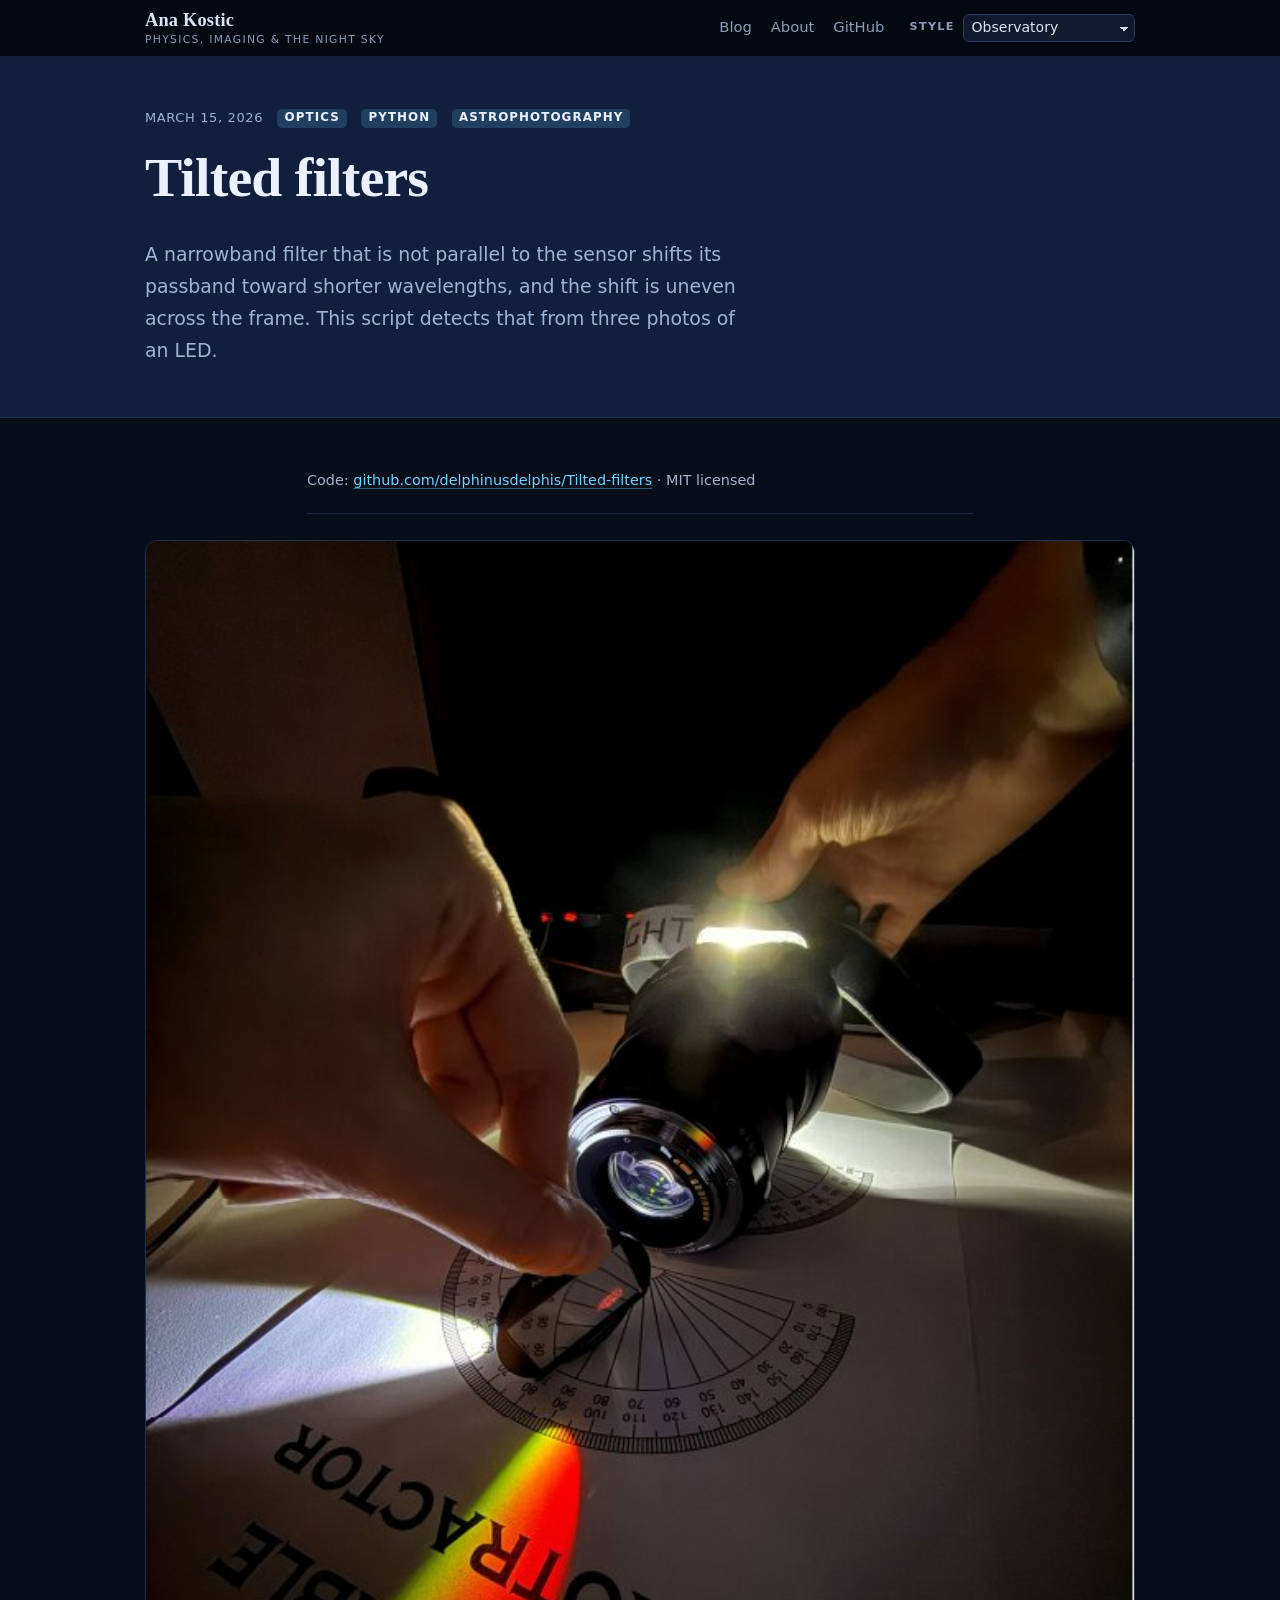
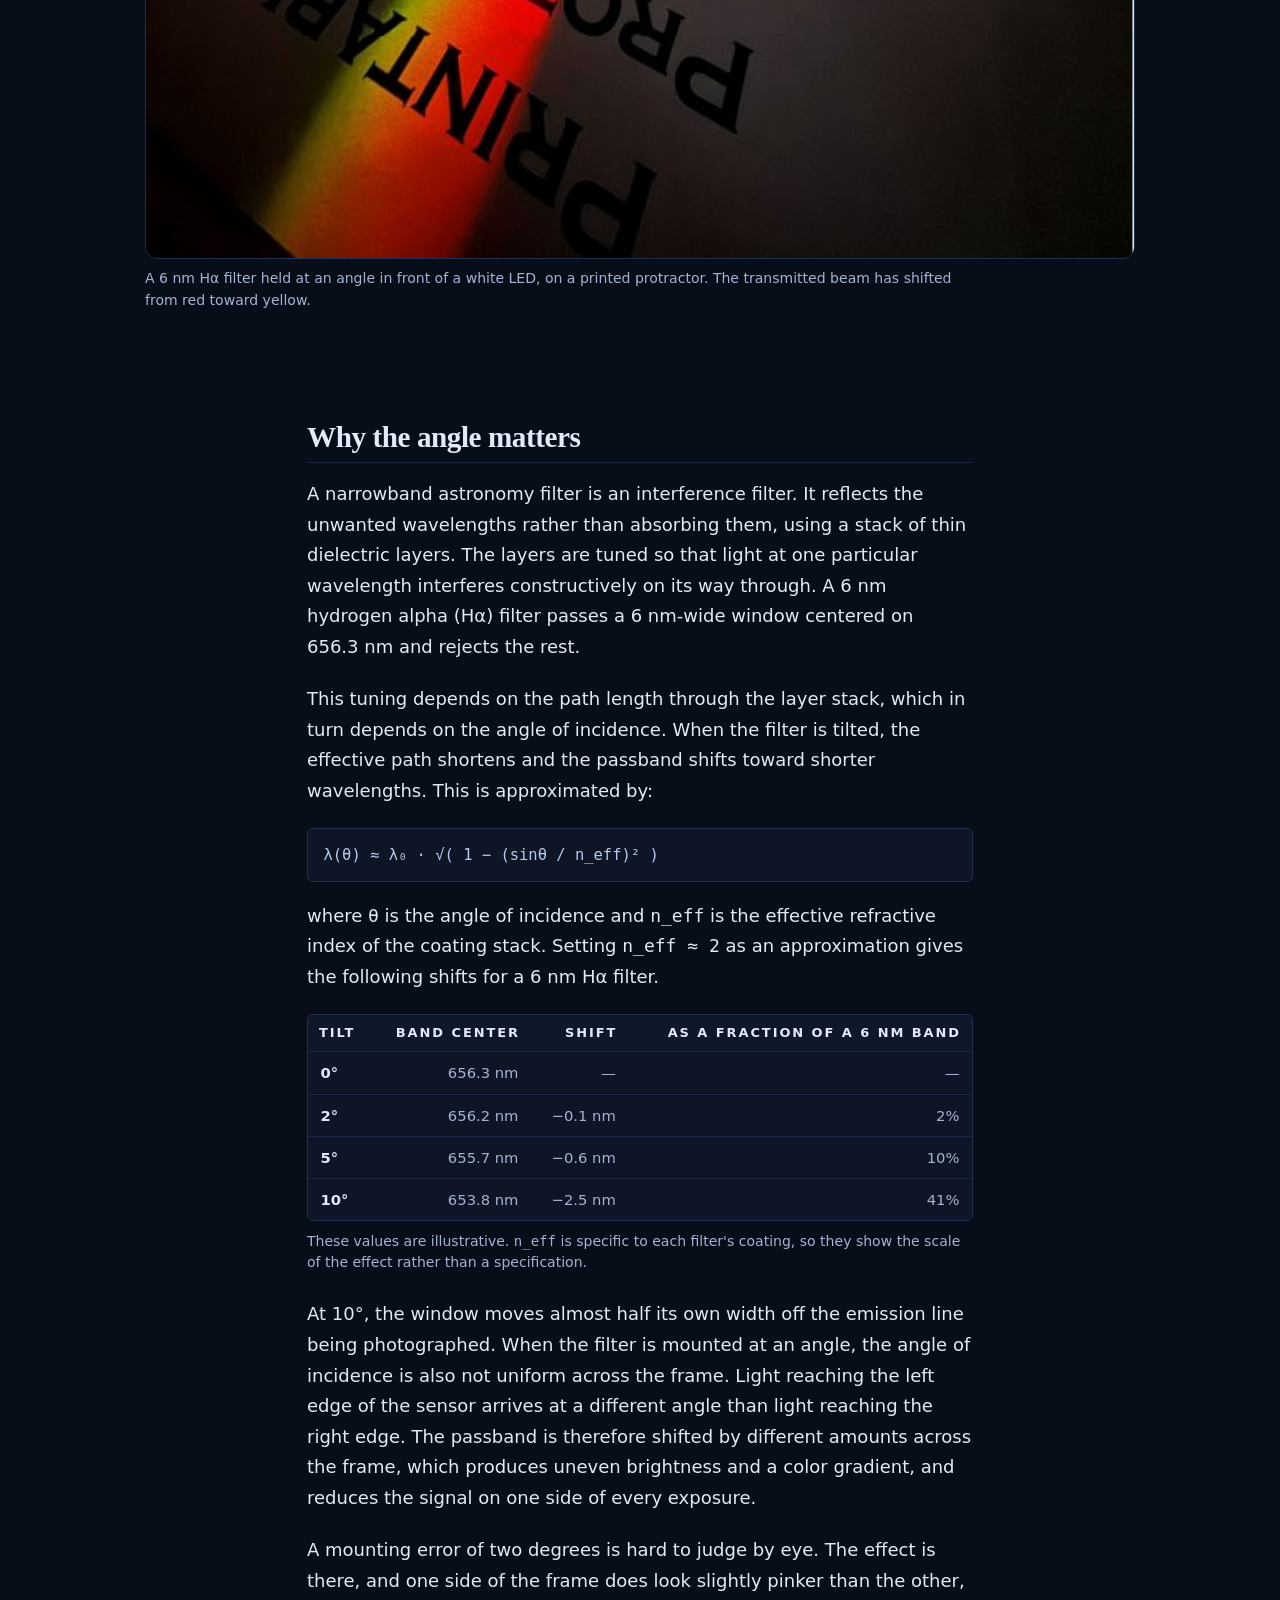
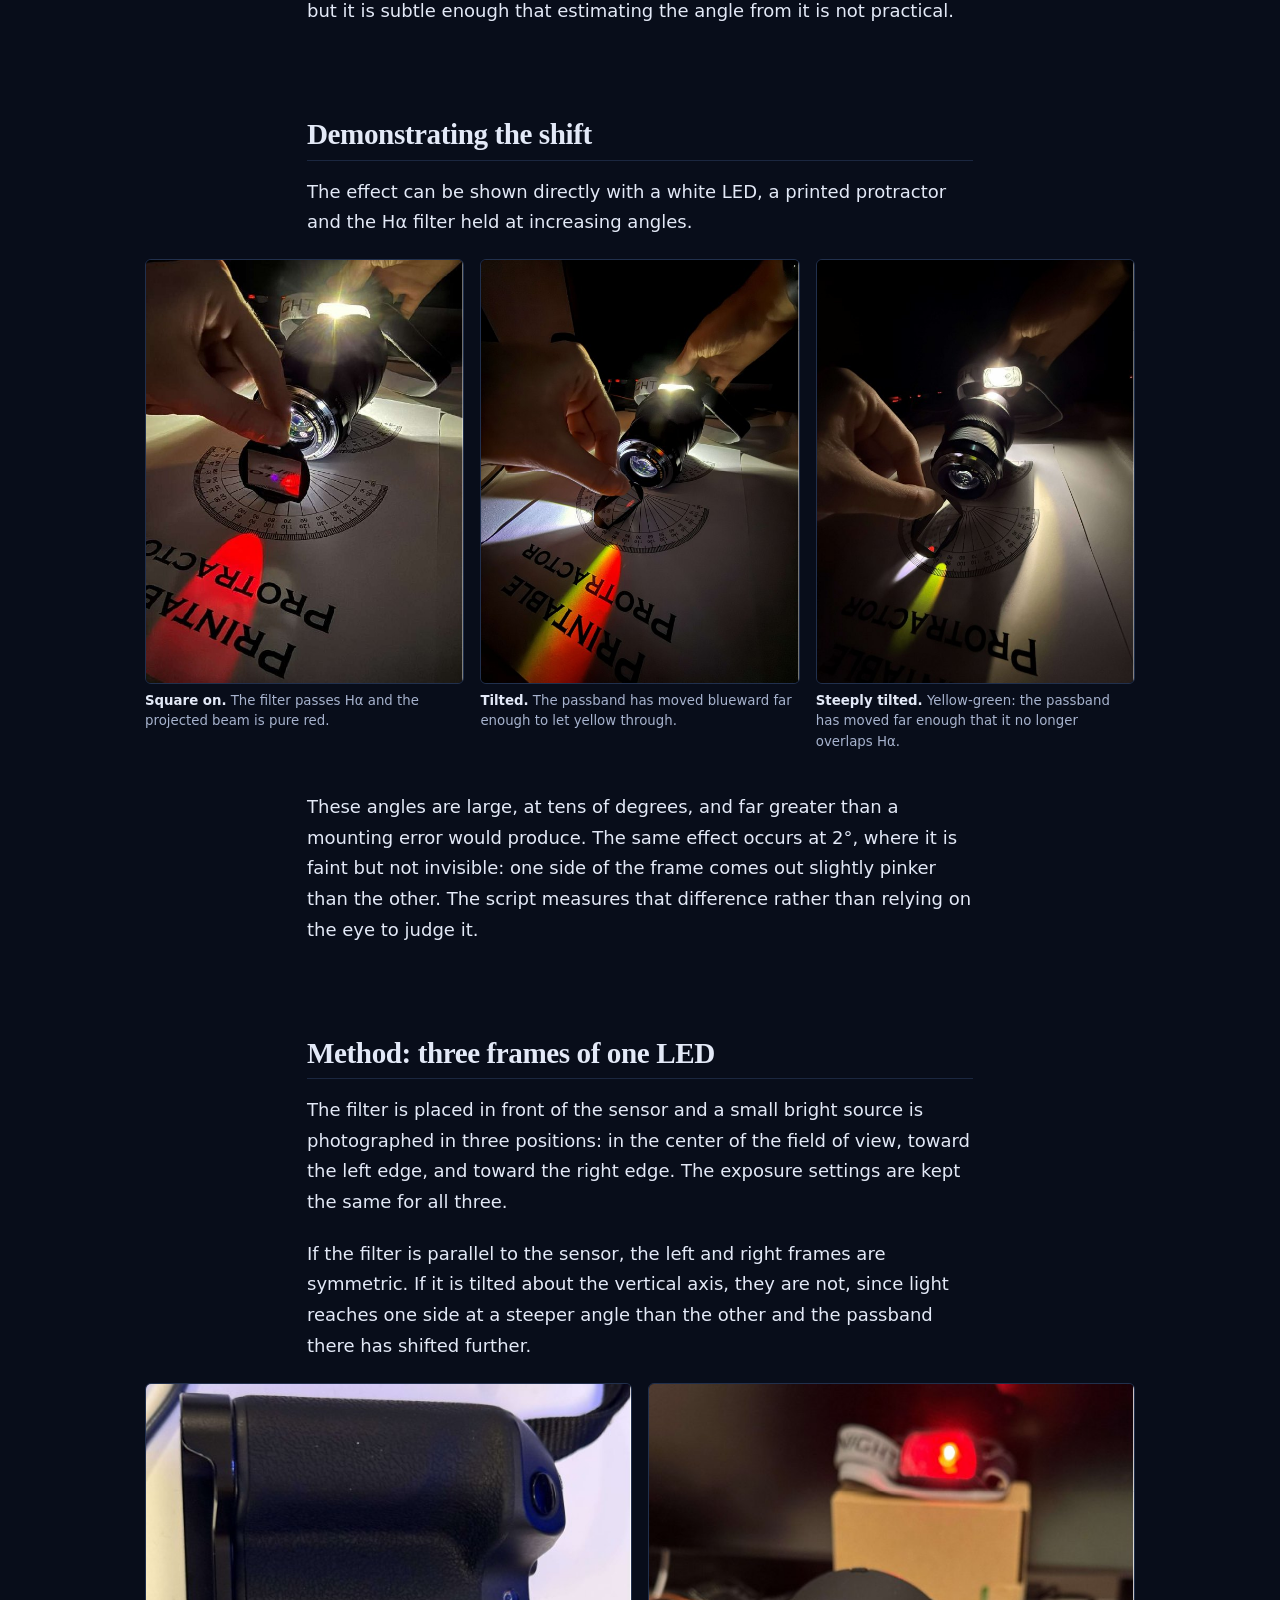
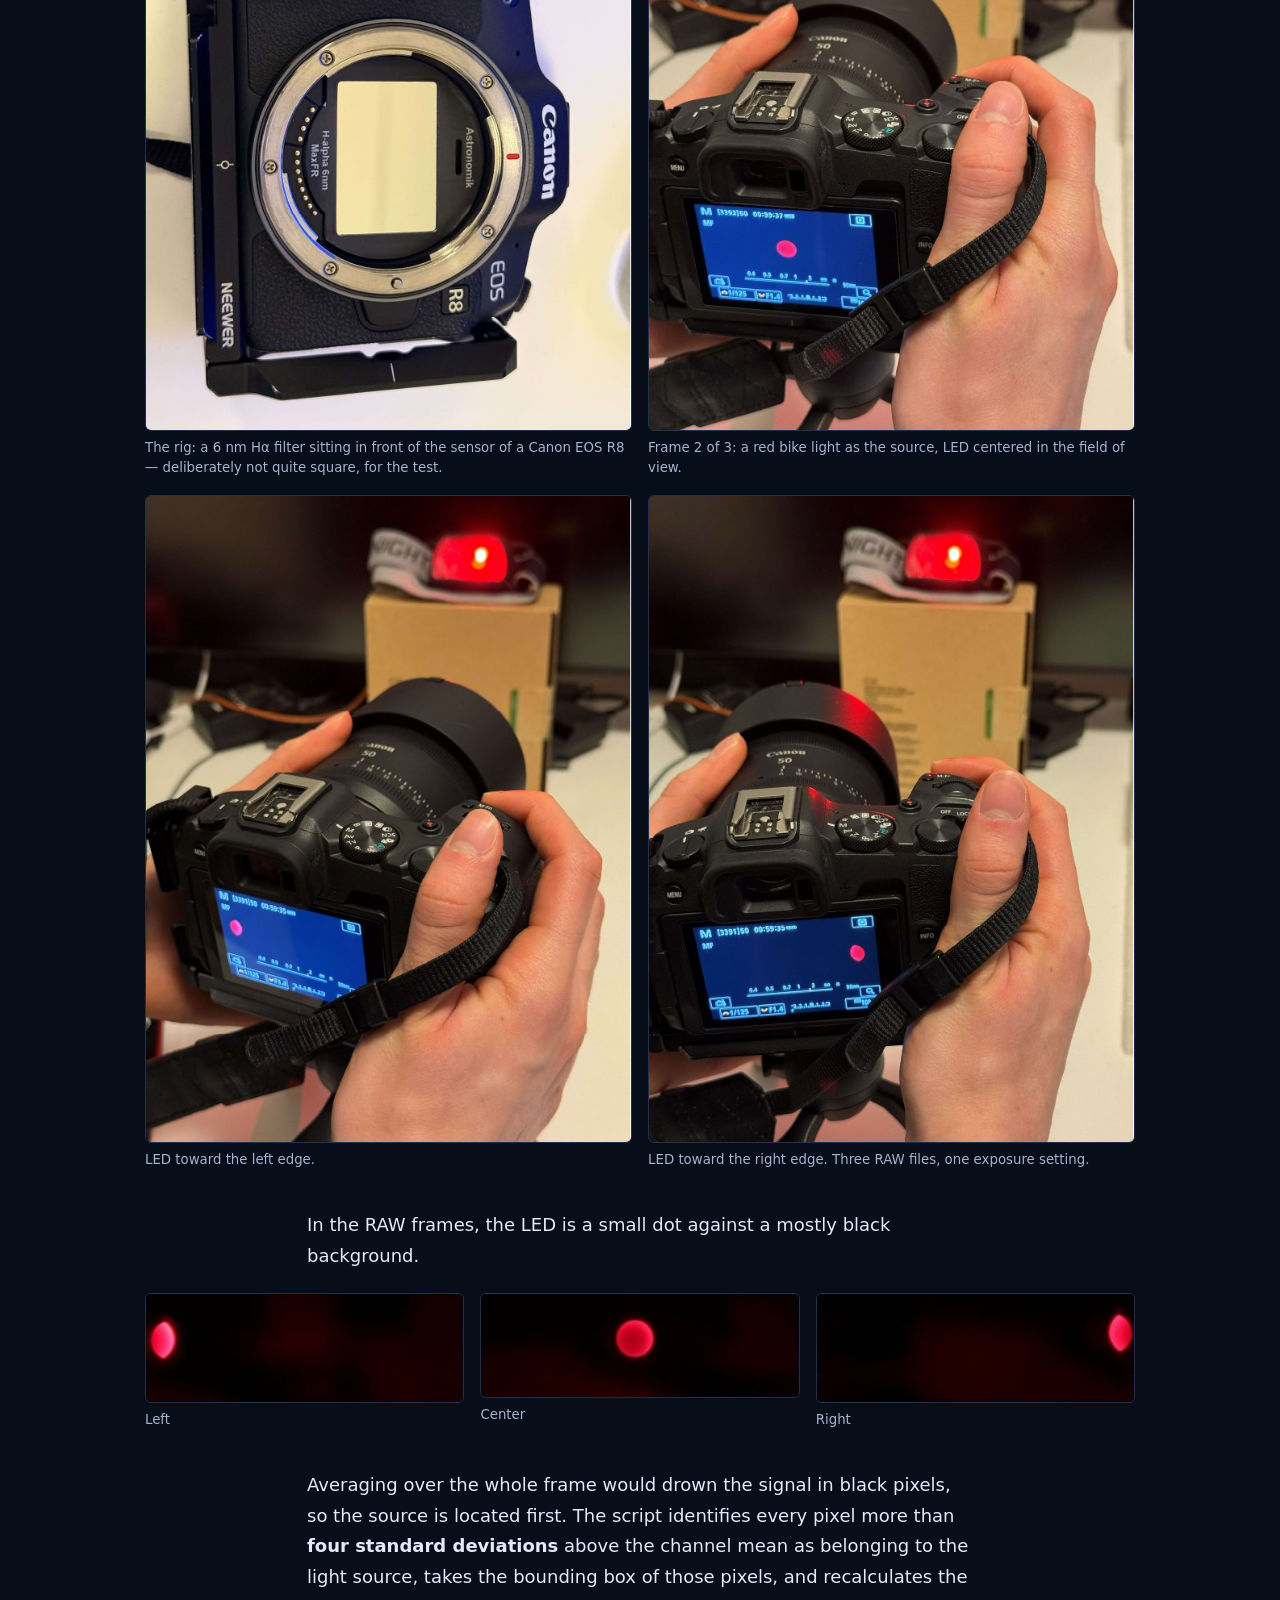
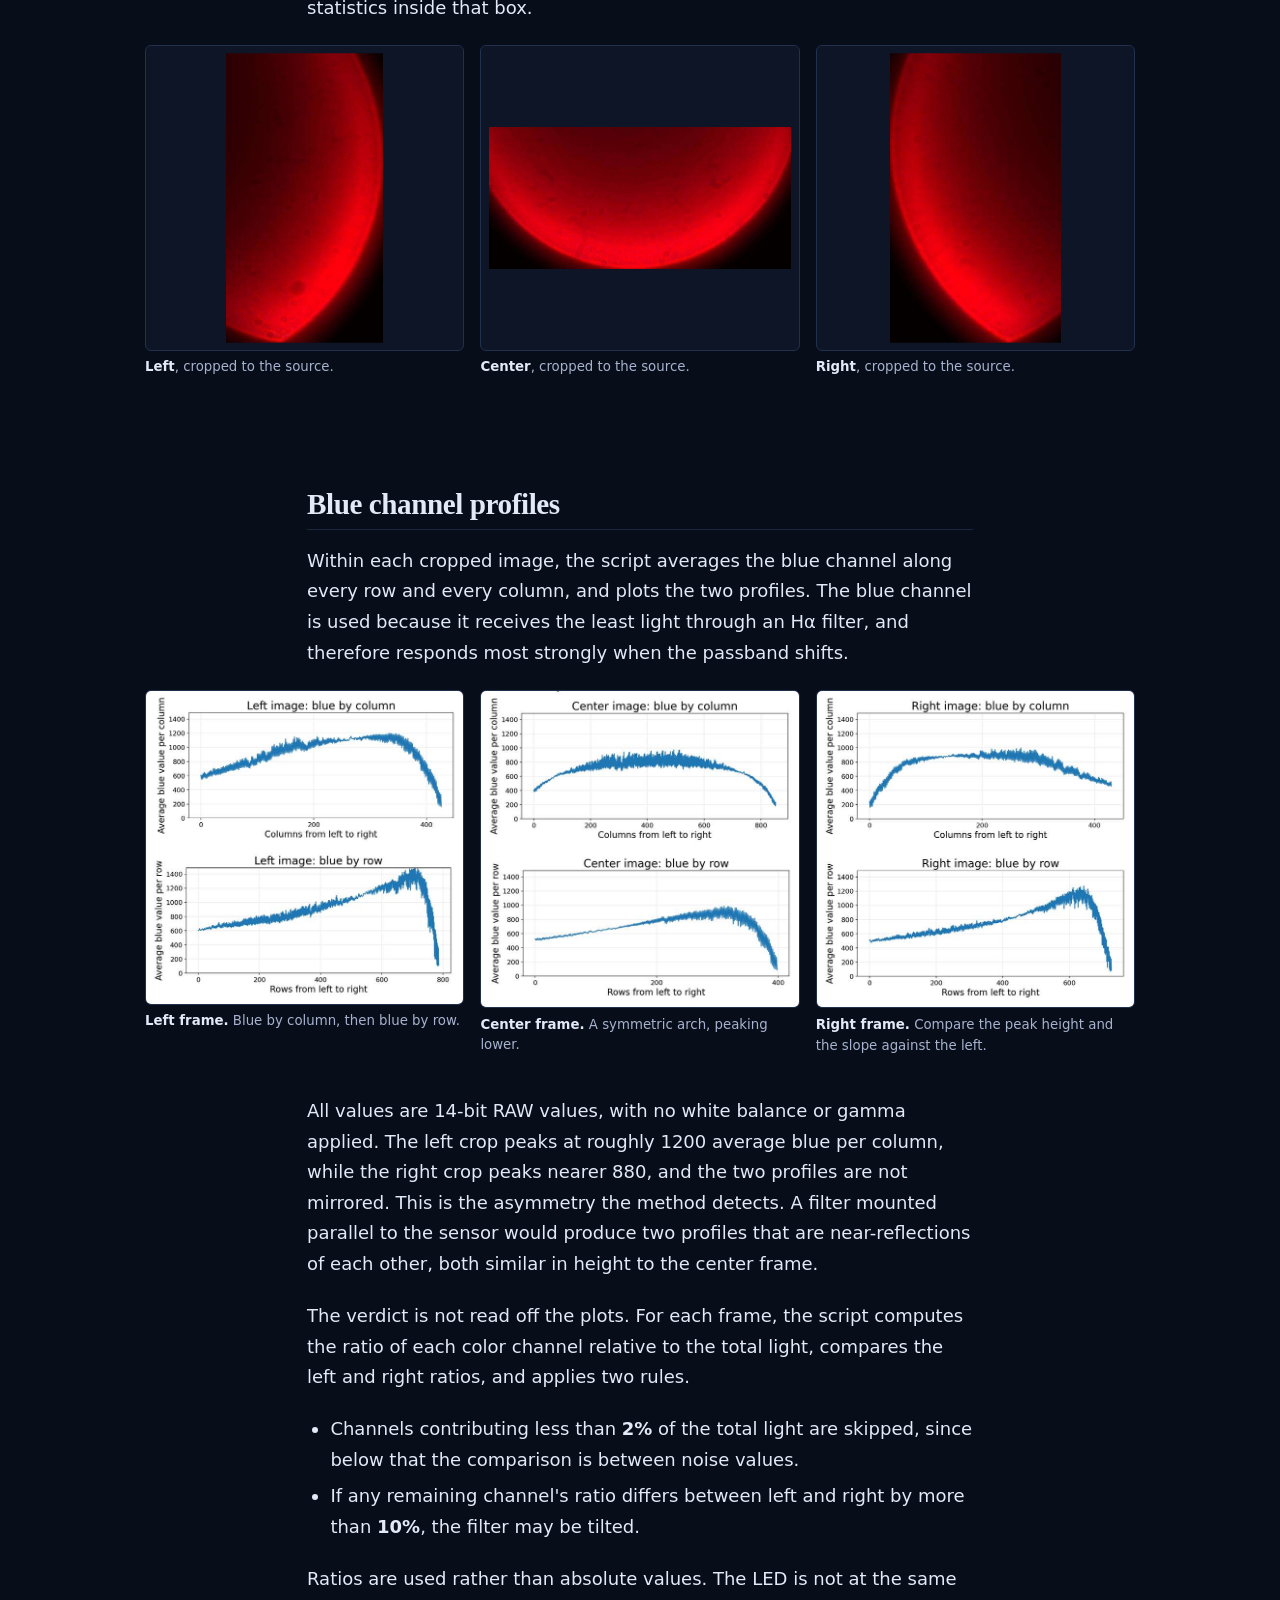
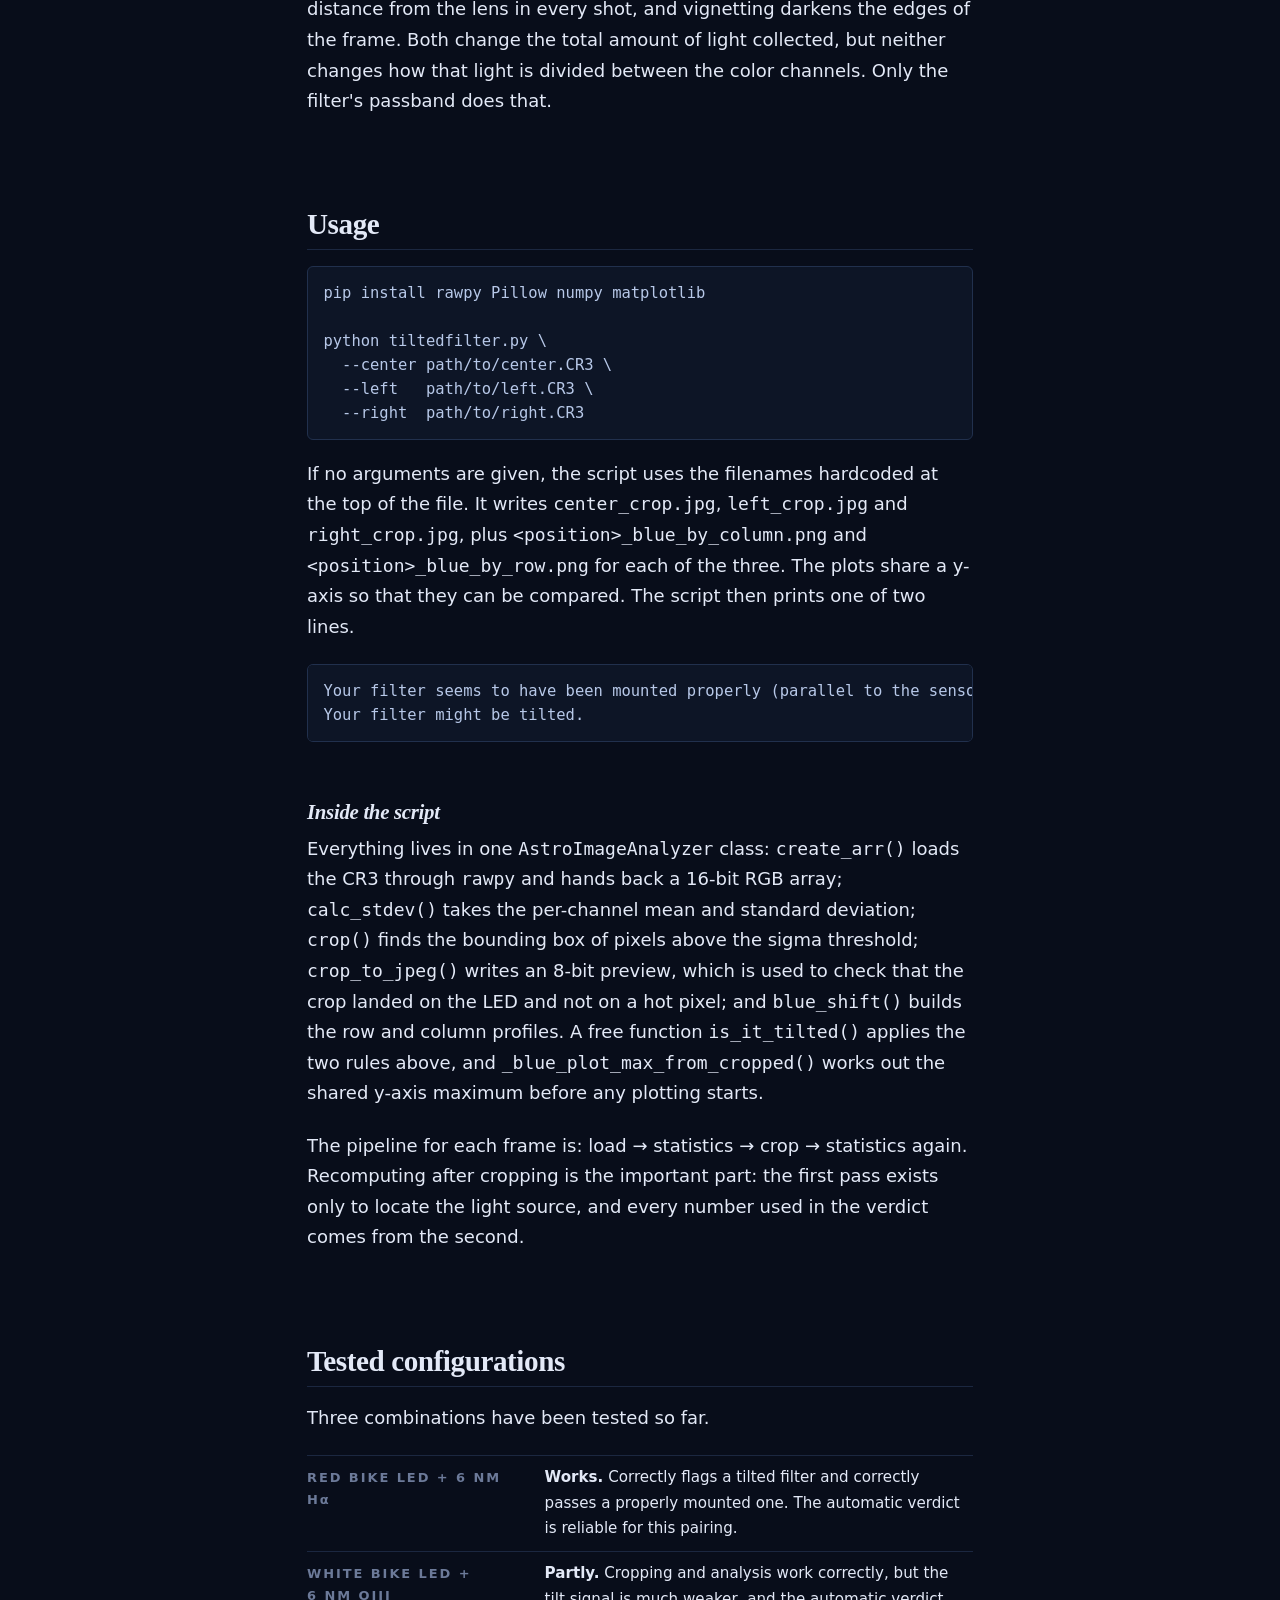
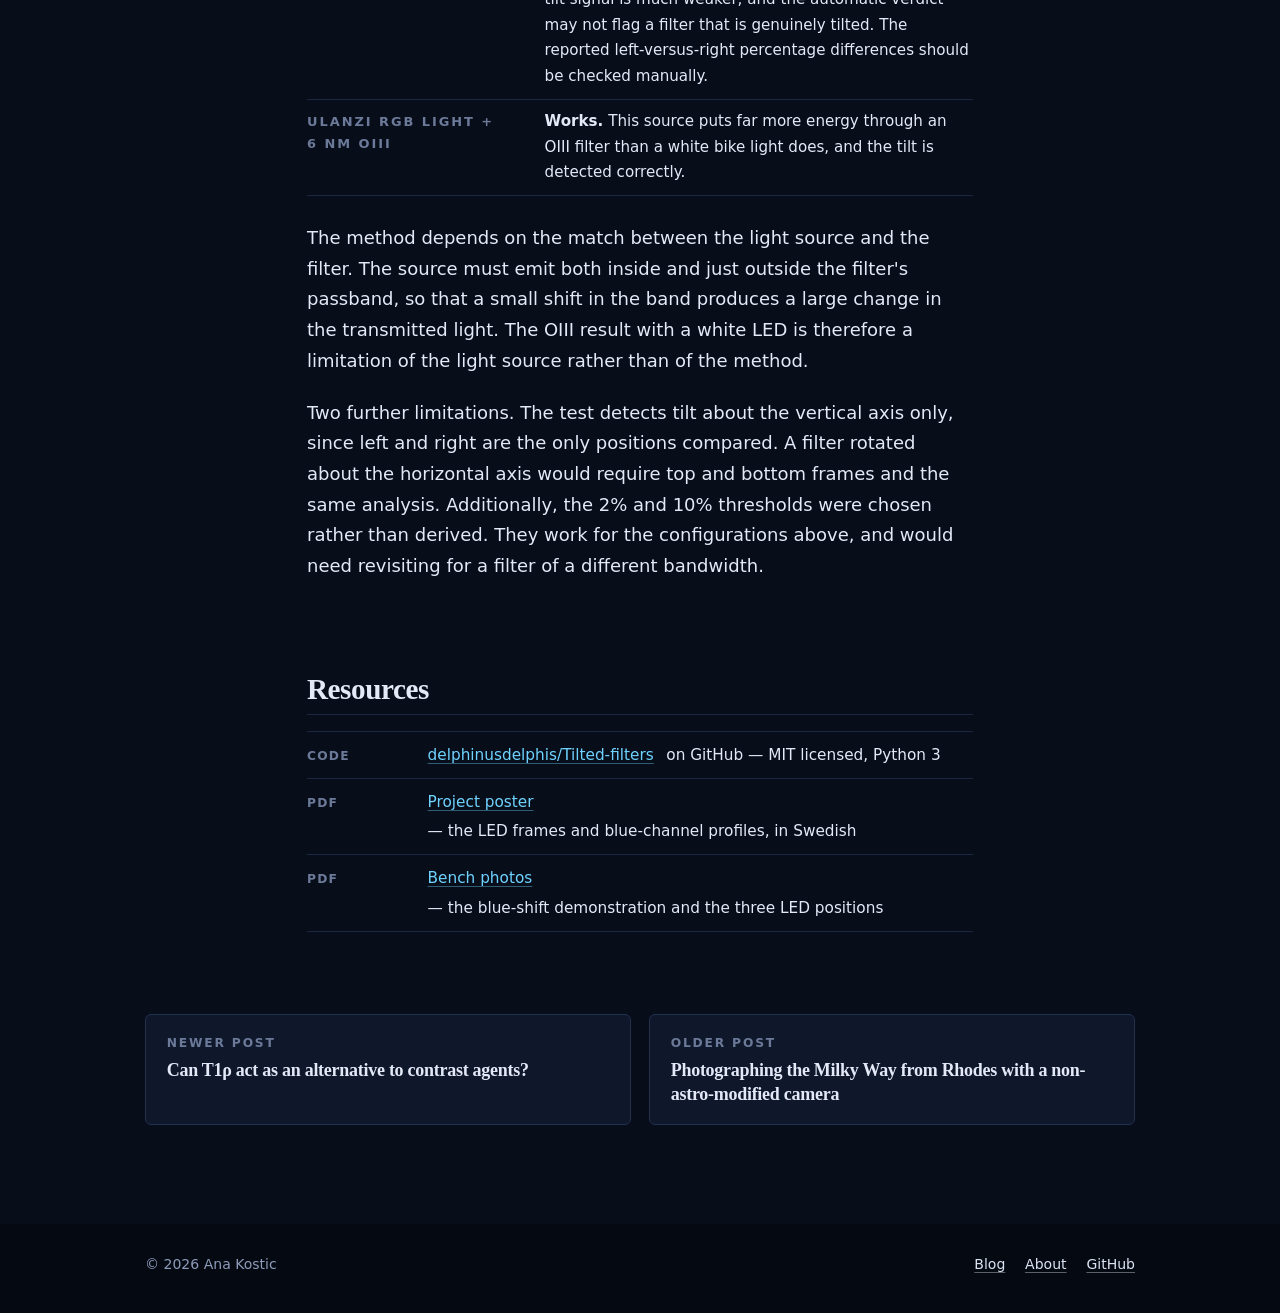
<file: posts/tilted-filters.html>
<!doctype html>
<html lang="en-US">
<head>
<meta charset="utf-8">
<meta name="viewport" content="width=device-width, initial-scale=1">
<title>Detecting a tilted narrowband filter from three photos of an LED — Ana Kostic</title>
<meta name="description" content="An interference filter that is not parallel to the sensor shifts its passband toward shorter wavelengths. A Python script measures that shift from three RAW frames of an LED.">
<link rel="icon" href="/assets/favicon.svg" type="image/svg+xml">
<link rel="canonical" href="https://anakostic.com/posts/tilted-filters.html">
<meta property="og:type" content="article">
<meta property="og:title" content="Detecting a tilted narrowband filter from three photos of an LED">
<meta property="og:description" content="A demonstration of passband shift, and a Python script that detects filter tilt from three RAW frames.">
<meta property="og:image" content="https://anakostic.com/assets/img/tf-shift-some.jpg">
<meta property="og:url" content="https://anakostic.com/posts/tilted-filters.html">
<meta name="twitter:card" content="summary_large_image">
<link rel="stylesheet" href="/assets/css/themes.css?v=6">
<link rel="stylesheet" href="/assets/css/base.css?v=6">
<script src="/assets/js/theme.js?v=6"></script>
</head>
<body>
<a class="skip-link" href="#main">Skip to content</a>

<header class="site-header">
  <div class="wrap site-header__inner">
    <p class="site-title"><a href="/">Ana Kostic<small>Physics, imaging &amp; the night sky</small></a></p>
    <nav class="site-nav" aria-label="Main">
      <a href="/">Blog</a>
      <a href="/about.html">About</a>
      <a href="https://github.com/delphinusdelphis">GitHub</a>
    </nav>
    <div class="switcher" data-switcher></div>
  </div>
</header>

<main id="main">
<article>

  <div class="banner banner--post">
    <div class="wrap banner__inner">
      <div class="card__meta">
        <time class="dateline" datetime="2026-03-15">March 15, 2026</time>
        <span class="tag">Optics</span>
        <span class="tag">Python</span>
        <span class="tag">Astrophotography</span>
      </div>
      <h1>Tilted filters</h1>
      <p class="lede">A narrowband filter that is not parallel to the sensor shifts its passband
        toward shorter wavelengths, and the shift is uneven across the frame. This script detects
        that from three photos of an LED.</p>
    </div>
  </div>

  <div class="wrap prose post-body">

    <p class="byline">Code: <a href="https://github.com/delphinusdelphis/Tilted-filters">github.com/delphinusdelphis/Tilted-filters</a>
      &middot; MIT licensed</p>

    <figure class="hero bleed">
      <a href="/assets/img/tf-shift-some.jpg"><img src="/assets/img/tf-shift-some.jpg" alt="A hand holding a filter at an angle in front of a white LED on a protractor; the beam projected onto the paper is split into red and yellow." loading="lazy"></a>
      <figcaption>A 6&nbsp;nm H&#945; filter held at an angle in front of a white LED, on a printed
        protractor. The transmitted beam has shifted from red toward yellow.</figcaption>
    </figure>

    <h2>Why the angle matters</h2>

    <p>A narrowband astronomy filter is an interference filter. It reflects the unwanted
      wavelengths rather than absorbing them, using a stack of thin dielectric layers. The layers are
      tuned so that light at one particular wavelength interferes constructively on its way through. A
      6&nbsp;nm hydrogen alpha (H&#945;) filter passes a 6&nbsp;nm-wide window centered on
      656.3&nbsp;nm and rejects the rest.</p>

    <p>This tuning depends on the path length through the layer stack, which in turn depends on the
      angle of incidence. When the filter is tilted, the effective path shortens and the passband
      shifts toward shorter wavelengths. This is approximated by:</p>

    <pre><code>&#955;(&#952;) &#8776; &#955;&#8320; &#183; &#8730;( 1 &#8722; (sin&#952; / n_eff)&#178; )</code></pre>

    <p>where <span class="mono">&#952;</span> is the angle of incidence and
      <span class="mono">n_eff</span> is the effective refractive index of the coating stack.
      Setting <span class="mono">n_eff &#8776; 2</span> as an approximation gives the following shifts
      for a 6&nbsp;nm H&#945; filter.</p>

    <div class="table-scroll">
      <table>
        <thead>
          <tr>
            <th scope="col">Tilt</th>
            <th scope="col" class="num">Band center</th>
            <th scope="col" class="num">Shift</th>
            <th scope="col" class="num">As a fraction of a 6&nbsp;nm band</th>
          </tr>
        </thead>
        <tbody>
          <tr><th scope="row">0&#176;</th><td class="num">656.3&nbsp;nm</td><td class="num">&mdash;</td><td class="num">&mdash;</td></tr>
          <tr><th scope="row">2&#176;</th><td class="num">656.2&nbsp;nm</td><td class="num">&minus;0.1&nbsp;nm</td><td class="num">2%</td></tr>
          <tr><th scope="row">5&#176;</th><td class="num">655.7&nbsp;nm</td><td class="num">&minus;0.6&nbsp;nm</td><td class="num">10%</td></tr>
          <tr><th scope="row">10&#176;</th><td class="num">653.8&nbsp;nm</td><td class="num">&minus;2.5&nbsp;nm</td><td class="num">41%</td></tr>
        </tbody>
      </table>
    </div>
    <figcaption>These values are illustrative. <span class="mono">n_eff</span> is specific to each
      filter's coating, so they show the scale of the effect rather than a specification.</figcaption>

    <p>At 10&#176;, the window moves almost half its own width off the emission line being
      photographed. When the filter is mounted at an angle, the angle of incidence is also not uniform
      across the frame. Light reaching the left edge of the sensor arrives at a different angle than
      light reaching the right edge. The passband is therefore shifted by different amounts across the
      frame, which produces uneven brightness and a color gradient, and reduces the signal on one
      side of every exposure.</p>

    <p>A mounting error of two degrees is hard to judge by eye. The effect is there, and one side
      of the frame does look slightly pinker than the other, but it is subtle enough that estimating
      the angle from it is not practical.</p>

    <h2>Demonstrating the shift</h2>

    <p>The effect can be shown directly with a white LED, a printed protractor and the H&#945;
      filter held at increasing angles.</p>

    <div class="grid grid-3 bleed">
      <figure>
        <a href="/assets/img/tf-shift-none.jpg"><img src="/assets/img/tf-shift-none.jpg" alt="Filter held perpendicular to a white LED beam; the light projected on paper is pure red." loading="lazy"></a>
        <figcaption><b>Square on.</b> The filter passes H&#945; and the projected beam is pure red.</figcaption>
      </figure>
      <figure>
        <a href="/assets/img/tf-shift-some.jpg"><img src="/assets/img/tf-shift-some.jpg" alt="Filter held at a moderate angle; the projected beam shows red and yellow." loading="lazy"></a>
        <figcaption><b>Tilted.</b> The passband has moved blueward far enough to let yellow through.</figcaption>
      </figure>
      <figure>
        <a href="/assets/img/tf-shift-extreme.jpg"><img src="/assets/img/tf-shift-extreme.jpg" alt="Filter held at a steep angle; the projected beam is yellow-green." loading="lazy"></a>
        <figcaption><b>Steeply tilted.</b> Yellow-green: the passband has moved far enough that it no
          longer overlaps H&#945;.</figcaption>
      </figure>
    </div>

    <p>These angles are large, at tens of degrees, and far greater than a mounting error would
      produce. The same effect occurs at 2&#176;, where it is faint but not invisible: one side of
      the frame comes out slightly pinker than the other. The script measures that difference rather
      than relying on the eye to judge it.</p>

    <h2>Method: three frames of one LED</h2>

    <p>The filter is placed in front of the sensor and a small bright source is photographed in
      three positions: in the center of the field of view, toward the left edge, and toward the
      right edge. The exposure settings are kept the same for all three.</p>

    <p>If the filter is parallel to the sensor, the left and right frames are symmetric. If it is
      tilted about the vertical axis, they are not, since light reaches one side at a steeper angle
      than the other and the passband there has shifted further.</p>

    <div class="grid grid-2 bleed">
      <figure>
        <a href="/assets/img/tf-filter-on-sensor.jpg"><img src="/assets/img/tf-filter-on-sensor.jpg" alt="A Canon EOS R8 body with the lens removed, showing a small square filter placed over the sensor." loading="lazy"></a>
        <figcaption>The rig: a 6&nbsp;nm H&#945; filter sitting in front of the sensor of a Canon EOS
          R8 &mdash; deliberately not quite square, for the test.</figcaption>
      </figure>
      <figure>
        <a href="/assets/img/tf-shot-center.jpg"><img src="/assets/img/tf-shot-center.jpg" alt="Hands holding the camera aimed at a red bike LED on a cardboard box, with the live view showing the LED centered." loading="lazy"></a>
        <figcaption>Frame 2 of 3: a red bike light as the source, LED centered in the field of view.</figcaption>
      </figure>
      <figure>
        <a href="/assets/img/tf-shot-left.jpg"><img src="/assets/img/tf-shot-left.jpg" alt="The same camera aimed so the red LED appears at the left edge of the live view." loading="lazy"></a>
        <figcaption>LED toward the left edge.</figcaption>
      </figure>
      <figure>
        <a href="/assets/img/tf-shot-right.jpg"><img src="/assets/img/tf-shot-right.jpg" alt="The same camera aimed so the red LED appears at the right edge of the live view." loading="lazy"></a>
        <figcaption>LED toward the right edge. Three RAW files, one exposure setting.</figcaption>
      </figure>
    </div>

    <p>In the RAW frames, the LED is a small dot against a mostly black background.</p>

    <div class="grid grid-3 bleed">
      <figure>
        <a href="/assets/img/tf-frame-left.jpg"><img src="/assets/img/tf-frame-left.jpg" alt="A dark frame with a small pink LED dot near the left edge." loading="lazy"></a>
        <figcaption>Left</figcaption>
      </figure>
      <figure>
        <a href="/assets/img/tf-frame-center.jpg"><img src="/assets/img/tf-frame-center.jpg" alt="A dark frame with a small pink LED dot near the center." loading="lazy"></a>
        <figcaption>Center</figcaption>
      </figure>
      <figure>
        <a href="/assets/img/tf-frame-right.jpg"><img src="/assets/img/tf-frame-right.jpg" alt="A dark frame with a small pink LED dot near the right edge." loading="lazy"></a>
        <figcaption>Right</figcaption>
      </figure>
    </div>

    <p>Averaging over the whole frame would drown the signal in black pixels, so the source is
      located first. The script identifies every pixel more than <b>four standard deviations</b> above
      the channel mean as belonging to the light source, takes the bounding box of those pixels, and
      recalculates the statistics inside that box.</p>

    <div class="grid grid-3 bleed even" style="--fig-h: 17rem">
      <figure>
        <a href="/assets/img/tf-crop-left.jpg"><img src="/assets/img/tf-crop-left.jpg" alt="Cropped close-up of the LED from the left frame, showing a red gradient." loading="lazy"></a>
        <figcaption><b>Left</b>, cropped to the source.</figcaption>
      </figure>
      <figure>
        <a href="/assets/img/tf-crop-center.jpg"><img src="/assets/img/tf-crop-center.jpg" alt="Cropped close-up of the LED from the center frame." loading="lazy"></a>
        <figcaption><b>Center</b>, cropped to the source.</figcaption>
      </figure>
      <figure>
        <a href="/assets/img/tf-crop-right.jpg"><img src="/assets/img/tf-crop-right.jpg" alt="Cropped close-up of the LED from the right frame." loading="lazy"></a>
        <figcaption><b>Right</b>, cropped to the source.</figcaption>
      </figure>
    </div>

    <h2>Blue channel profiles</h2>

    <p>Within each cropped image, the script averages the blue channel along every row and every
      column, and plots the two profiles. The blue channel is used because it receives the least light
      through an H&#945; filter, and therefore responds most strongly when the passband shifts.</p>

    <div class="grid grid-3 bleed">
      <figure>
        <a href="/assets/img/tf-profile-left.png"><img src="/assets/img/tf-profile-left.png" alt="Two line plots for the left image: average blue value per column, peaking near 1200, and per row, rising to about 1400 before dropping sharply." loading="lazy"></a>
        <figcaption><b>Left frame.</b> Blue by column, then blue by row.</figcaption>
      </figure>
      <figure>
        <a href="/assets/img/tf-profile-center.png"><img src="/assets/img/tf-profile-center.png" alt="Two line plots for the center image: a symmetric arch peaking near 850, and a gentle ramp." loading="lazy"></a>
        <figcaption><b>Center frame.</b> A symmetric arch, peaking lower.</figcaption>
      </figure>
      <figure>
        <a href="/assets/img/tf-profile-right.png"><img src="/assets/img/tf-profile-right.png" alt="Two line plots for the right image: a column profile peaking near 880 and declining, and a row profile rising to about 1250." loading="lazy"></a>
        <figcaption><b>Right frame.</b> Compare the peak height and the slope against the left.</figcaption>
      </figure>
    </div>

    <p>All values are 14-bit RAW values, with no white balance or gamma applied. The left crop
      peaks at roughly 1200 average blue per column, while the right crop peaks nearer 880, and the
      two profiles are not mirrored. This is the asymmetry the method detects. A filter mounted
      parallel to the sensor would produce two profiles that are near-reflections of each other, both
      similar in height to the center frame.</p>

    <p>The verdict is not read off the plots. For each frame, the script computes the ratio of each
      color channel relative to the total light, compares the left and right ratios, and applies two
      rules.</p>

    <ul>
      <li>Channels contributing less than <b>2%</b> of the total light are skipped, since
        below that the comparison is between noise values.</li>
      <li>If any remaining channel's ratio differs between left and right by more than
        <b>10%</b>, the filter may be tilted.</li>
    </ul>

    <p>Ratios are used rather than absolute values. The LED is not at the same distance from the
      lens in every shot, and vignetting darkens the edges of the frame. Both change the total amount
      of light collected, but neither changes how that light is divided between the color channels.
      Only the filter's passband does that.</p>

    <h2>Usage</h2>

    <pre><code>pip install rawpy Pillow numpy matplotlib

python tiltedfilter.py \
  --center path/to/center.CR3 \
  --left   path/to/left.CR3 \
  --right  path/to/right.CR3</code></pre>

    <p>If no arguments are given, the script uses the filenames hardcoded at the top of the file.
      It writes <span class="mono">center_crop.jpg</span>, <span class="mono">left_crop.jpg</span> and
      <span class="mono">right_crop.jpg</span>, plus
      <span class="mono">&lt;position&gt;_blue_by_column.png</span> and
      <span class="mono">&lt;position&gt;_blue_by_row.png</span> for each of the three. The plots share
      a y-axis so that they can be compared. The script then prints one of two lines.</p>

    <pre><code>Your filter seems to have been mounted properly (parallel to the sensor).
Your filter might be tilted.</code></pre>

    <h3>Inside the script</h3>

    <p>Everything lives in one <span class="mono">AstroImageAnalyzer</span> class:
      <span class="mono">create_arr()</span> loads the CR3 through
      <span class="mono">rawpy</span> and hands back a 16-bit RGB array;
      <span class="mono">calc_stdev()</span> takes the per-channel mean and standard deviation;
      <span class="mono">crop()</span> finds the bounding box of pixels above the sigma threshold;
      <span class="mono">crop_to_jpeg()</span> writes an 8-bit preview, which is used to check that
      the crop landed on the LED and not on a hot pixel; and
      <span class="mono">blue_shift()</span> builds the row and column profiles. A free function
      <span class="mono">is_it_tilted()</span> applies the two rules above, and
      <span class="mono">_blue_plot_max_from_cropped()</span> works out the shared y-axis maximum
      before any plotting starts.</p>

    <p>The pipeline for each frame is: load &rarr; statistics &rarr; crop &rarr; statistics again.
      Recomputing after cropping is the important part: the first pass exists only to locate the
      light source, and every number used in the verdict comes from the second.</p>

    <h2>Tested configurations</h2>

    <p>Three combinations have been tested so far.</p>

    <dl class="specs">
      <div>
        <dt>Red bike LED + 6&nbsp;nm <span class="keep-case">H&#945;</span></dt>
        <dd><b>Works.</b> Correctly flags a tilted filter and correctly passes a properly mounted one.
          The automatic verdict is reliable for this pairing.</dd>
      </div>
      <div>
        <dt>White bike LED + 6&nbsp;nm <span class="keep-case">OIII</span></dt>
        <dd><b>Partly.</b> Cropping and analysis work correctly, but the tilt signal is much
          weaker, and the automatic verdict may not flag a filter that is genuinely tilted. The
          reported left-versus-right percentage differences should be checked manually.</dd>
      </div>
      <div>
        <dt>Ulanzi RGB light + 6&nbsp;nm <span class="keep-case">OIII</span></dt>
        <dd><b>Works.</b> This source puts far more energy through an OIII filter than a white bike
          light does, and the tilt is detected correctly.</dd>
      </div>
    </dl>

    <p>The method depends on the match between the light source and the filter. The source must
      emit both inside and just outside the filter's passband, so that a small shift in the band
      produces a large change in the transmitted light. The OIII result with a white LED is therefore
      a limitation of the light source rather than of the method.</p>

    <p>Two further limitations. The test detects tilt about the vertical axis only, since left and
      right are the only positions compared. A filter rotated about the horizontal axis would require
      top and bottom frames and the same analysis. Additionally, the 2% and 10% thresholds
      were chosen rather than derived. They work for the configurations above, and would need
      revisiting for a filter of a different bandwidth.</p>

    <h2>Resources</h2>

    <ul class="resources">
      <li><span class="kind">Code</span><a href="https://github.com/delphinusdelphis/Tilted-filters">delphinusdelphis/Tilted-filters</a> on GitHub &mdash; MIT licensed, Python 3</li>
      <li><span class="kind">PDF</span><a href="/files/tilted-filters-poster.pdf">Project poster</a> &mdash; the LED frames and blue-channel profiles, in Swedish</li>
      <li><span class="kind">PDF</span><a href="/files/tilted-filters-photos.pdf">Bench photos</a> &mdash; the blue-shift demonstration and the three LED positions</li>
    </ul>

    <nav class="post-nav bleed" aria-label="More posts">
      <a href="/posts/cardiac-t1rho-mri.html">
        <span class="eyebrow">Newer post</span>
        <strong>Can T1&#961; act as an alternative to contrast agents?</strong>
      </a>
      <a href="/posts/milky-way-rhodes.html">
        <span class="eyebrow">Older post</span>
        <strong>Photographing the Milky Way from Rhodes with a non-astro-modified camera</strong>
      </a>
    </nav>

  </div>
</article>
</main>

<footer class="site-footer">
  <div class="wrap site-footer__inner">
    <span>&copy; 2026 Ana Kostic</span>
    <nav aria-label="Footer">
      <a href="/">Blog</a>
      <a href="/about.html">About</a>
      <a href="https://github.com/delphinusdelphis">GitHub</a>
    </nav>
  </div>
</footer>

</body>
</html>
</file>
<file: assets/css/themes.css>
/* ==========================================================================
   themes.css — every visual style of the site lives in this one file.

   HOW TO SWITCH STYLE
     Visitors: use the "Style" menu in the site header.
     You (site-wide default): open assets/js/theme.js and change the single
       line   const DEFAULT_THEME = '...';
     Quick preview: add ?theme=terminal to any URL.

   HOW TO ADD A NEW STYLE
     1. Copy any [data-theme="..."] block below and rename it.
     2. Change the variable values. Nothing else in the site needs touching —
        base.css only ever reads these variables.
     3. Add one line to the THEMES array in assets/js/theme.js so it shows up
        in the header menu.

   Every theme must define every variable in the list below, otherwise it
   falls back to whatever "academic" set.
   ========================================================================== */

/* --- shared font stacks (system fonts only, nothing to download) ---------- */
:root {
  --stack-serif: "Iowan Old Style", "Palatino Linotype", Palatino, "Book Antiqua",
                 Georgia, "Times New Roman", serif;
  --stack-sans: system-ui, -apple-system, "Segoe UI", Roboto, "Helvetica Neue",
                Arial, sans-serif;
  --stack-mono: ui-monospace, SFMono-Regular, "SF Mono", Menlo, Consolas,
                "DejaVu Sans Mono", "Liberation Mono", monospace;
  --stack-display: "Arial Black", "Helvetica Neue", Helvetica, Impact, sans-serif;
}

/* ==========================================================================
   1. ACADEMIC — the default. Dark slate navbar, a strong blue hero band,
      white body, bold blue links, justified text.
   ========================================================================== */
:root,
[data-theme="academic"] {
  color-scheme: light;

  /* navigation bar and footer */
  --nav-bg:          #2b3440;
  --nav-bg-soft:     #3a4553;
  --nav-fg:          #dfe5ec;
  --nav-fg-dim:      #a9b4c2;
  --nav-fg-strong:   #ffffff;
  --nav-border:      #1d242d;
  --nav-border-strong: #55606f;
  --accent-on-nav:   #6fa8ff;

  /* hero band */
  --hero-bg:         #0d63e0;
  --hero-bg-soft:    rgba(255, 255, 255, .07);
  --hero-fg:         #ffffff;
  --hero-fg-dim:     #d5e3ff;
  --hero-rule:       rgba(255, 255, 255, .35);
  --hero-tag-bg:     rgba(255, 255, 255, .18);
  --hero-border:     transparent;

  /* page */
  --bg:              #ffffff;
  --bg-soft:         #f4f7fb;
  --bg-inset:        #ffffff;
  --fg:              #14181d;
  --fg-soft:         #444c56;
  --fg-faint:        #767f8a;
  --accent:          #0b57c4;
  --accent-soft:     #e7f0fd;
  --on-accent:       #ffffff;
  --border:          #d9e0e8;
  --rule:            #e3e9f0;
  --code-bg:         #f4f7fb;
  --code-fg:         #23425f;
  --figure-bg:       #f4f7fb;
  --shadow:          0 2px 4px rgba(16, 26, 36, .06), 0 10px 26px rgba(16, 26, 36, .07);

  /* type */
  --font-body:       var(--stack-sans);
  --font-head:       var(--stack-sans);
  --font-ui:         var(--stack-sans);
  --font-mono:       var(--stack-mono);
  --fs-root:         17px;
  --lh:              1.62;
  --measure:         40rem;
  --measure-wide:    62rem;

  --h-weight:        700;
  --h-tracking:      -0.018em;
  --h-transform:     none;
  --h-lh:            1.18;
  --h3-style:        italic;
  --title-size:      clamp(1.9rem, 1.25rem + 2.4vw, 2.9rem);
  --site-title-transform: none;
  --site-title-weight: 700;
  --site-title-tracking: -0.01em;

  --eyebrow-transform: uppercase;
  --eyebrow-tracking:  0.1em;
  --eyebrow-size:      0.68rem;

  --text-align:      justify;
  --hyphens:         auto;
  --link-weight:     600;

  /* shape */
  --radius:          5px;
  --radius-lg:       8px;
  --border-w:        1px;
  --rule-weight:     1px;
  --link-thickness:  1px;
  --link-offset:     0.16em;
  --hr-style:        solid;
  --card-lift:       -2px;
}

/* ==========================================================================
   2. PAPER — warm editorial light theme. Serif body, quiet rust accent.
   ========================================================================== */
[data-theme="paper"] {
  color-scheme: light;

  --nav-bg:          #2b2620;
  --nav-bg-soft:     #3c352c;
  --nav-fg:          #f0e9dd;
  --nav-fg-dim:      #bcb1a0;
  --nav-fg-strong:   #ffffff;
  --nav-border:      #1c1813;
  --nav-border-strong: #5a5045;
  --accent-on-nav:   #e0864f;

  --hero-bg:         #9c3d10;
  --hero-bg-soft:    rgba(255, 255, 255, .08);
  --hero-fg:         #fff6ee;
  --hero-fg-dim:     #f2d6c2;
  --hero-rule:       rgba(255, 255, 255, .32);
  --hero-tag-bg:     rgba(255, 255, 255, .17);
  --hero-border:     transparent;

  --bg:              #fbf9f4;
  --bg-soft:         #f3efe6;
  --bg-inset:        #ffffff;
  --fg:              #221f1b;
  --fg-soft:         #58524a;
  --fg-faint:        #8d867b;
  --accent:          #9c3d10;
  --accent-soft:     #f0e2d6;
  --on-accent:       #fffaf5;
  --border:          #ddd5c7;
  --rule:            #cfc6b4;
  --code-bg:         #f3efe6;
  --code-fg:         #4a3f31;
  --figure-bg:       #f3efe6;
  --shadow:          0 2px 4px rgba(60, 45, 25, .06), 0 10px 26px rgba(60, 45, 25, .06);

  --font-body:       var(--stack-serif);
  --font-head:       var(--stack-serif);
  --font-ui:         var(--stack-sans);
  --font-mono:       var(--stack-mono);
  --fs-root:         19px;
  --lh:              1.68;
  --measure:         36rem;
  --measure-wide:    58rem;

  --h-weight:        600;
  --h-tracking:      -0.011em;
  --h-transform:     none;
  --h-lh:            1.18;
  --h3-style:        normal;
  --title-size:      clamp(2rem, 1.3rem + 2.6vw, 3.1rem);
  --site-title-transform: none;
  --site-title-weight: 600;
  --site-title-tracking: -0.02em;

  --eyebrow-transform: uppercase;
  --eyebrow-tracking:  0.11em;
  --eyebrow-size:      0.7rem;

  --text-align:      left;
  --hyphens:         manual;
  --link-weight:     inherit;

  --radius:          4px;
  --radius-lg:       8px;
  --border-w:        1px;
  --rule-weight:     1px;
  --link-thickness:  1px;
  --link-offset:     0.18em;
  --hr-style:        solid;
  --card-lift:       -2px;
}

/* ==========================================================================
   3. OBSERVATORY — deep-sky dark theme. Made for the astrophotography posts.
   ========================================================================== */
[data-theme="observatory"] {
  color-scheme: dark;

  --nav-bg:          #050912;
  --nav-bg-soft:     #101a2e;
  --nav-fg:          #dce4f4;
  --nav-fg-dim:      #8d9cba;
  --nav-fg-strong:   #ffffff;
  --nav-border:      #16203a;
  --nav-border-strong: #2a3855;
  --accent-on-nav:   #6fd3ff;

  --hero-bg:         #10203c;
  --hero-bg-soft:    rgba(255, 255, 255, .05);
  --hero-fg:         #eaf1ff;
  --hero-fg-dim:     #9fb3d6;
  --hero-rule:       rgba(140, 190, 255, .3);
  --hero-tag-bg:     rgba(111, 211, 255, .18);
  --hero-border:     #1d3055;

  --bg:              #080d1a;
  --bg-soft:         #0f172b;
  --bg-inset:        #0d1526;
  --fg:              #e3e9f7;
  --fg-soft:         #a7b3ce;
  --fg-faint:        #6c7a99;
  --accent:          #6fd3ff;
  --accent-soft:     #16263f;
  --on-accent:       #04101f;
  --border:          #21304d;
  --rule:            #1b2740;
  --code-bg:         #0d1526;
  --code-fg:         #b7c8e8;
  --figure-bg:       #0d1526;
  --shadow:          0 2px 6px rgba(0, 0, 0, .5), 0 14px 40px rgba(0, 0, 0, .45);

  --font-body:       var(--stack-sans);
  --font-head:       var(--stack-serif);
  --font-ui:         var(--stack-sans);
  --font-mono:       var(--stack-mono);
  --fs-root:         18px;
  --lh:              1.7;
  --measure:         37rem;
  --measure-wide:    60rem;

  --h-weight:        600;
  --h-tracking:      -0.015em;
  --h-transform:     none;
  --h-lh:            1.16;
  --h3-style:        italic;
  --title-size:      clamp(2rem, 1.3rem + 2.6vw, 3.1rem);
  --site-title-transform: none;
  --site-title-weight: 600;
  --site-title-tracking: 0.01em;

  --eyebrow-transform: uppercase;
  --eyebrow-tracking:  0.15em;
  --eyebrow-size:      0.68rem;

  --text-align:      left;
  --hyphens:         manual;
  --link-weight:     inherit;

  --radius:          6px;
  --radius-lg:       12px;
  --border-w:        1px;
  --rule-weight:     1px;
  --link-thickness:  1px;
  --link-offset:     0.2em;
  --hr-style:        solid;
  --card-lift:       -3px;
}

/* ==========================================================================
   4. TERMINAL — monospace everything, dark, sharp corners, green phosphor.
   ========================================================================== */
[data-theme="terminal"] {
  color-scheme: dark;

  --nav-bg:          #060806;
  --nav-bg-soft:     #101710;
  --nav-fg:          #cfe8c8;
  --nav-fg-dim:      #7fa478;
  --nav-fg-strong:   #ffffff;
  --nav-border:      #1c281a;
  --nav-border-strong: #2c3d28;
  --accent-on-nav:   #5cff9d;

  --hero-bg:         #0f1710;
  --hero-bg-soft:    rgba(92, 255, 157, .07);
  --hero-fg:         #d8f5d0;
  --hero-fg-dim:     #8fb388;
  --hero-rule:       #2c3d28;
  --hero-tag-bg:     rgba(92, 255, 157, .15);
  --hero-border:     #26361f;

  --bg:              #0a0d0a;
  --bg-soft:         #11160f;
  --bg-inset:        #0e120d;
  --fg:              #cfe8c8;
  --fg-soft:         #8fb388;
  --fg-faint:        #5f7a5b;
  --accent:          #5cff9d;
  --accent-soft:     #14251a;
  --on-accent:       #04170c;
  --border:          #26361f;
  --rule:            #1f2c1a;
  --code-bg:         #0f1710;
  --code-fg:         #a8e39b;
  --figure-bg:       #0f1710;
  --shadow:          none;

  --font-body:       var(--stack-mono);
  --font-head:       var(--stack-mono);
  --font-ui:         var(--stack-mono);
  --font-mono:       var(--stack-mono);
  --fs-root:         16px;
  --lh:              1.65;
  --measure:         40rem;
  --measure-wide:    62rem;

  --h-weight:        700;
  --h-tracking:      0.01em;
  --h-transform:     uppercase;
  --h-lh:            1.25;
  --h3-style:        normal;
  --title-size:      clamp(1.5rem, 1.05rem + 1.7vw, 2.15rem);
  --site-title-transform: uppercase;
  --site-title-weight: 700;
  --site-title-tracking: 0.06em;

  --eyebrow-transform: uppercase;
  --eyebrow-tracking:  0.12em;
  --eyebrow-size:      0.72rem;

  --text-align:      left;
  --hyphens:         manual;
  --link-weight:     inherit;

  --radius:          0px;
  --radius-lg:       0px;
  --border-w:        1px;
  --rule-weight:     1px;
  --link-thickness:  1px;
  --link-offset:     0.22em;
  --hr-style:        dashed;
  --card-lift:       0px;
}

/* ==========================================================================
   5. ZINE — brutalist print look. Thick borders, heavy display type, magenta.
   ========================================================================== */
[data-theme="zine"] {
  color-scheme: light;

  --nav-bg:          #12100c;
  --nav-bg-soft:     #2a251c;
  --nav-fg:          #f7f4ea;
  --nav-fg-dim:      #b8b2a3;
  --nav-fg-strong:   #ffffff;
  --nav-border:      #12100c;
  --nav-border-strong: #4d463a;
  --accent-on-nav:   #ff4fa3;

  --hero-bg:         #d3006b;
  --hero-bg-soft:    rgba(255, 255, 255, .12);
  --hero-fg:         #fffdf6;
  --hero-fg-dim:     #ffd9ec;
  --hero-rule:       #12100c;
  --hero-tag-bg:     rgba(255, 255, 255, .22);
  --hero-border:     #12100c;

  --bg:              #f2efe4;
  --bg-soft:         #e6e1d1;
  --bg-inset:        #fffdf6;
  --fg:              #12100c;
  --fg-soft:         #3d3830;
  --fg-faint:        #6d675b;
  --accent:          #d3006b;
  --accent-soft:     #ffdff0;
  --on-accent:       #fffdf6;
  --border:          #12100c;
  --rule:            #12100c;
  --code-bg:         #e6e1d1;
  --code-fg:         #2a251c;
  --figure-bg:       #e6e1d1;
  --shadow:          5px 5px 0 var(--fg);

  --font-body:       var(--stack-sans);
  --font-head:       var(--stack-display);
  --font-ui:         var(--stack-sans);
  --font-mono:       var(--stack-mono);
  --fs-root:         18px;
  --lh:              1.58;
  --measure:         37rem;
  --measure-wide:    58rem;

  --h-weight:        900;
  --h-tracking:      -0.035em;
  --h-transform:     uppercase;
  --h-lh:            0.98;
  --h3-style:        normal;
  --title-size:      clamp(2.1rem, 1.2rem + 3.8vw, 3.8rem);
  --site-title-transform: uppercase;
  --site-title-weight: 900;
  --site-title-tracking: -0.04em;

  --eyebrow-transform: uppercase;
  --eyebrow-tracking:  0.08em;
  --eyebrow-size:      0.72rem;

  --text-align:      left;
  --hyphens:         manual;
  --link-weight:     700;

  --radius:          0px;
  --radius-lg:       0px;
  --border-w:        2px;
  --rule-weight:     3px;
  --link-thickness:  2px;
  --link-offset:     0.14em;
  --hr-style:        solid;
  --card-lift:       -4px;
}
</file>
<file: assets/css/base.css>
/* ==========================================================================
   base.css — structure, layout and typography.

   This file contains NO hard-coded colors or fonts. Everything visual comes
   from the custom properties defined in themes.css, so a new style never
   requires editing this file.
   ========================================================================== */

*, *::before, *::after { box-sizing: border-box; }

html {
  font-size: var(--fs-root);
  -webkit-text-size-adjust: 100%;
  scroll-behavior: smooth;
}
@media (prefers-reduced-motion: reduce) {
  html { scroll-behavior: auto; }
  * { transition: none !important; animation: none !important; }
}

body {
  margin: 0;
  background: var(--bg);
  color: var(--fg);
  font-family: var(--font-body);
  line-height: var(--lh);
  -webkit-font-smoothing: antialiased;
  text-rendering: optimizeLegibility;
}

img, svg, video { max-width: 100%; height: auto; display: block; }

::selection { background: var(--accent); color: var(--on-accent); }

:focus-visible {
  outline: 2px solid var(--accent);
  outline-offset: 3px;
  border-radius: 2px;
}

.skip-link {
  position: absolute;
  left: -9999px;
  top: 0;
  background: var(--accent);
  color: var(--on-accent);
  padding: .6em 1em;
  z-index: 200;
  font-family: var(--font-ui);
  font-size: .85rem;
}
.skip-link:focus { left: .5rem; top: .5rem; }

/* --------------------------------------------------------------- layout ---- */

.wrap {
  width: 100%;
  max-width: var(--measure-wide);
  margin-inline: auto;
  padding-inline: clamp(1rem, 4vw, 2.5rem);
}

/* The reading column. Direct children sit in the center track; add
   class="bleed" to a child to let it span the full wrapper width. */
.prose {
  display: grid;
  grid-template-columns:
    minmax(0, 1fr)
    minmax(0, var(--measure))
    minmax(0, 1fr);
}
.prose > * { grid-column: 2; min-width: 0; }
.prose > .bleed { grid-column: 1 / -1; }
.prose > div.bleed,
.prose > figure.bleed { margin-bottom: 2.2rem; }

/* ------------------------------------------------- sticky top navigation --- */

.site-header {
  position: sticky;
  top: 0;
  z-index: 100;
  background: var(--nav-bg);
  color: var(--nav-fg);
  border-bottom: var(--border-w) solid var(--nav-border, transparent);
}
.site-header__inner {
  display: flex;
  flex-wrap: wrap;
  align-items: center;
  gap: .5rem 1.4rem;
  min-height: 3.1rem;
  padding-block: .5rem;
}

.site-title {
  font-family: var(--font-head);
  font-weight: var(--site-title-weight);
  letter-spacing: var(--site-title-tracking);
  text-transform: var(--site-title-transform);
  font-size: 1.02rem;
  line-height: 1.15;
  margin: 0;
  margin-right: auto;
}
.site-title a { color: var(--nav-fg); text-decoration: none; }
.site-title a:hover { color: var(--nav-fg-strong, #fff); }
.site-title small {
  display: block;
  font-family: var(--font-ui);
  font-weight: 400;
  font-size: .6rem;
  letter-spacing: .12em;
  text-transform: uppercase;
  color: var(--nav-fg-dim);
  margin-top: .3em;
}

.site-nav {
  display: flex;
  gap: 1.05rem;
  flex-wrap: wrap;
  font-family: var(--font-ui);
  font-size: .82rem;
}
.site-nav a {
  color: var(--nav-fg-dim);
  text-decoration: none;
  padding-block: .2em;
  border-bottom: 2px solid transparent;
  white-space: nowrap;
}
.site-nav a:hover { color: var(--nav-fg-strong, #fff); }
.site-nav a[aria-current="page"] {
  color: var(--nav-fg-strong, #fff);
  border-bottom-color: var(--accent-on-nav, var(--accent));
}

/* --------------------------------------------------------- style switcher -- */

.switcher {
  display: flex;
  align-items: center;
  gap: .45rem;
  font-family: var(--font-ui);
}
.switcher__label {
  font-size: .62rem;
  letter-spacing: .12em;
  text-transform: uppercase;
  font-weight: 600;
  color: var(--nav-fg-dim);
}
.switcher select {
  font: inherit;
  font-size: .78rem;
  line-height: 1.2;
  padding: .3em 1.6em .3em .55em;
  color: var(--nav-fg);
  background-color: var(--nav-bg-soft);
  border: 1px solid var(--nav-border-strong);
  border-radius: var(--radius);
  cursor: pointer;
  appearance: none;
  background-image: linear-gradient(45deg, transparent 50%, currentColor 50%),
                    linear-gradient(135deg, currentColor 50%, transparent 50%);
  background-position: right .72em top 55%, right .42em top 55%;
  background-size: .3em .3em, .3em .3em;
  background-repeat: no-repeat;
}
.switcher select:hover { border-color: var(--nav-fg-dim); }
.switcher option { color: #111; background: #fff; }

/* Keep the sticky bar to two short rows on a phone. */
@media (max-width: 34rem) {
  .site-title small { display: none; }
  .site-header__inner { gap: .35rem 1rem; min-height: 0; padding-block: .45rem; }
  .site-nav { gap: .9rem; font-size: .78rem; }
  .switcher select { font-size: .74rem; }
}

/* ------------------------------------------------------------ hero band ---- */

.banner {
  background: var(--hero-bg);
  color: var(--hero-fg);
  border-bottom: var(--border-w) solid var(--hero-border, transparent);
}
.banner__inner { padding-block: clamp(2rem, 5vw, 3.6rem); }
.banner--post .banner__inner { padding-block: clamp(1.8rem, 4vw, 2.8rem); }

.banner h1 {
  color: var(--hero-fg);
  font-size: var(--title-size);
  margin: 0 0 .5em;
  text-wrap: balance;
}
.banner--home { text-align: center; }
.banner--home h1 { margin-inline: auto; max-width: 22ch; }

.banner .lede {
  font-size: 1.05rem;
  color: var(--hero-fg-dim);
  margin: 0 auto 0;
  max-width: 52ch;
  text-wrap: pretty;
}
.banner--home .lede { text-wrap: balance; }
.banner--post .lede { margin-inline: 0; }
.banner .eyebrow { color: var(--hero-fg-dim); margin-bottom: 1em; }
.banner a { color: var(--hero-fg); text-decoration-color: var(--hero-fg-dim); }

/* the bordered box in the middle of the home banner */
.intro-card {
  display: grid;
  grid-template-columns: minmax(0, 13rem) minmax(0, 1fr);
  gap: 0;
  text-align: left;
  margin-top: 2.2rem;
  border: 1px solid var(--hero-rule);
  border-radius: var(--radius-lg);
  overflow: hidden;
  background: var(--hero-bg-soft);
}
.intro-card__media { margin: 0; position: relative; min-height: 11rem; }
.intro-card__media img {
  position: absolute;
  inset: 0;
  width: 100%;
  height: 100%;
  object-fit: cover;
  border: 0;
  border-radius: 0;
}
.intro-card__body { padding: 1.3rem 1.5rem; }
.intro-card__body > :first-child { margin-top: 0; }
.intro-card__body > :last-child { margin-bottom: 0; }
.intro-card__body p { margin: 0 0 1em; font-size: .94rem; color: var(--hero-fg-dim); }
.intro-card h2 {
  font-size: .72rem;
  letter-spacing: .13em;
  text-transform: uppercase;
  font-weight: 700;
  color: var(--hero-fg);
  border: 0;
  padding: 0;
  margin: 0 0 .7em;
}
.intro-card ul { margin: 0; padding-left: 1.15em; font-size: .9rem; color: var(--hero-fg-dim); }
.intro-card li { margin-bottom: .45em; }
.intro-card li b, .intro-card li strong { color: var(--hero-fg); }

@media (max-width: 40rem) {
  .intro-card { grid-template-columns: 1fr; }
  .intro-card__media { min-height: 0; aspect-ratio: 16 / 7; }
}

/* post meta sitting on the band */
.banner .card__meta { margin-bottom: .9em; }
.banner .dateline { color: var(--hero-fg-dim); }
.banner .tag {
  color: var(--hero-fg);
  background: var(--hero-tag-bg);
}

/* ------------------------------------------------------------- headings ---- */

h1, h2, h3, h4, h5, h6 {
  font-family: var(--font-head);
  font-weight: var(--h-weight);
  letter-spacing: var(--h-tracking);
  line-height: var(--h-lh);
  text-transform: var(--h-transform);
  color: var(--fg);
  margin: 0;
  scroll-margin-top: 4.5rem;
  text-wrap: balance;
}
h1 { font-size: var(--title-size); }
h2 { font-size: 1.62rem; margin-top: 2.4em; margin-bottom: .55em; }
h3 {
  font-size: 1.16rem;
  font-style: var(--h3-style, normal);
  margin-top: 1.9em;
  margin-bottom: .45em;
}
h4 {
  font-size: .95rem;
  margin-top: 1.7em;
  margin-bottom: .4em;
  text-transform: var(--eyebrow-transform);
  letter-spacing: var(--eyebrow-tracking);
}

.prose h2 {
  padding-bottom: .25em;
  border-bottom: var(--rule-weight) solid var(--rule);
}

p, ul, ol, dl, blockquote, figure, table, pre { margin: 0 0 1.2em; }

/* Justified body text is part of the look; it is switched off on narrow
   screens, where it would open rivers. */
.prose > p {
  text-align: var(--text-align, left);
  hyphens: var(--hyphens, manual);
}
@media (max-width: 48rem) {
  .prose > p { text-align: left; hyphens: manual; }
}

a {
  color: var(--accent);
  font-weight: var(--link-weight, inherit);
  text-decoration: underline;
  text-decoration-thickness: var(--link-thickness);
  text-underline-offset: var(--link-offset);
  text-decoration-color: color-mix(in srgb, currentColor 40%, transparent);
}
a:hover { text-decoration-color: currentColor; }

strong, b { font-weight: 700; }
em { font-style: italic; }
small { font-size: .82em; }
abbr[title] { text-decoration: underline dotted; cursor: help; }

ul, ol { padding-left: 1.3em; }
li + li { margin-top: .3em; }
li > ul, li > ol { margin-top: .3em; margin-bottom: .3em; }

blockquote {
  padding-left: 1.1em;
  border-left: 3px solid var(--accent);
  color: var(--fg-soft);
  font-style: italic;
}
blockquote p:last-child { margin-bottom: 0; }

hr {
  border: 0;
  border-top: var(--rule-weight) var(--hr-style, solid) var(--rule);
  margin: 3em 0;
}

code, kbd, samp, pre {
  font-family: var(--font-mono);
  font-size: .86em;
}
code {
  background: var(--code-bg);
  color: var(--code-fg);
  padding: .12em .38em;
  border-radius: calc(var(--radius) * .75);
  overflow-wrap: break-word;
}
pre {
  background: var(--code-bg);
  color: var(--code-fg);
  border: var(--border-w) solid var(--border);
  border-radius: var(--radius);
  padding: .9em 1em;
  overflow-x: auto;
  line-height: 1.55;
}
pre code { background: none; padding: 0; font-size: 1em; }

kbd {
  background: var(--bg-soft);
  border: var(--border-w) solid var(--border);
  border-radius: 3px;
  padding: .1em .4em;
  font-size: .8em;
}

/* --------------------------------------------------------------- figures --- */

figure { margin-inline: 0; }
figure img {
  width: 100%;
  background: var(--figure-bg);
  border: var(--border-w) solid var(--border);
  border-radius: var(--radius);
}
figure a { display: block; text-decoration: none; }
figure a:hover img { border-color: var(--accent); }

figcaption {
  font-family: var(--font-ui);
  font-size: .78rem;
  line-height: 1.55;
  color: var(--fg-soft);
  margin-top: .65em;
  max-width: 46rem;
}
figcaption b, figcaption strong { color: var(--fg); font-weight: 650; }

.grid { display: grid; gap: .9rem; }
.grid figure { margin: 0; }
.grid figcaption { margin-top: .5em; font-size: .74rem; }
.grid-2 { grid-template-columns: repeat(2, minmax(0, 1fr)); }
.grid-3 { grid-template-columns: repeat(3, minmax(0, 1fr)); }
.grid-5 { grid-template-columns: repeat(5, minmax(0, 1fr)); }
.grid-auto { grid-template-columns: repeat(auto-fit, minmax(min(15rem, 100%), 1fr)); }

@media (max-width: 46rem) {
  .grid-3, .grid-5 { grid-template-columns: repeat(2, minmax(0, 1fr)); }
}
@media (max-width: 30rem) {
  .grid-2, .grid-3, .grid-5 { grid-template-columns: 1fr; }
}

.contain img { object-fit: contain; }
.pad img { padding: .8rem; }

/* Equal-height row: letterbox every image to one shared height instead of
   letting each set its own. Override with  style="--fig-h: 20rem". */
.grid.even figure img {
  height: var(--fig-h, 15rem);
  object-fit: contain;
  padding: .4rem;
}
@media (max-width: 30rem) {
  .grid.even figure img { height: auto; max-height: var(--fig-h, 15rem); }
}

/* ---------------------------------------------------------------- tables --- */

.table-scroll {
  overflow-x: auto;
  border: var(--border-w) solid var(--border);
  border-radius: var(--radius);
  background: var(--bg-inset);
}
table {
  width: 100%;
  border-collapse: collapse;
  font-family: var(--font-ui);
  font-size: .82rem;
  margin: 0;
}
.table-scroll + figcaption { margin-top: .65em; margin-bottom: 1.8em; }
th, td {
  text-align: left;
  padding: .55em .85em;
  border-bottom: 1px solid var(--rule);
  white-space: nowrap;
}
th { font-weight: 650; color: var(--fg); background: var(--bg-soft); }
thead th {
  text-transform: var(--eyebrow-transform);
  letter-spacing: var(--eyebrow-tracking);
  font-size: .72rem;
}
/* Row headers stay in sentence case — uppercasing them would turn Greek
   letters into look-alike Latin capitals (T1ρ reading as "T1P"). */
tbody th { background: none; }
td { color: var(--fg-soft); }
td:first-child { color: var(--fg); }
tbody tr:last-child th, tbody tr:last-child td { border-bottom: 0; }
td.num, th.num { text-align: right; font-variant-numeric: tabular-nums; }

/* ------------------------------------------------------------- callouts ---- */

.note {
  background: var(--bg-soft);
  border: var(--border-w) solid var(--border);
  border-left: 3px solid var(--accent);
  border-radius: var(--radius);
  padding: 1em 1.15em;
  font-size: .93em;
}
.note > :last-child { margin-bottom: 0; }
.note__title {
  font-family: var(--font-ui);
  font-size: .68rem;
  letter-spacing: .11em;
  text-transform: uppercase;
  font-weight: 700;
  color: var(--accent);
  margin-bottom: .5em;
}

.stats {
  display: grid;
  grid-template-columns: repeat(auto-fit, minmax(min(9rem, 100%), 1fr));
  gap: .8rem;
  padding: 0;
  margin: 0 0 1.8em;
  list-style: none;
}
.stats li {
  margin: 0;
  padding: .85em 1em;
  background: var(--bg-soft);
  border: var(--border-w) solid var(--border);
  border-radius: var(--radius);
}
.stats b {
  display: block;
  font-family: var(--font-head);
  font-size: 1.5rem;
  font-weight: 700;
  letter-spacing: var(--h-tracking);
  line-height: 1.1;
  color: var(--accent);
}
.stats span {
  display: block;
  font-family: var(--font-ui);
  font-size: .72rem;
  line-height: 1.4;
  color: var(--fg-soft);
  margin-top: .35em;
}

.specs {
  margin: 0 0 1.8em;
  font-family: var(--font-ui);
  font-size: .84rem;
  border-top: var(--rule-weight) solid var(--rule);
}
.specs div {
  display: grid;
  grid-template-columns: minmax(7rem, 12rem) 1fr;
  gap: .3em 1.2rem;
  padding: .6em 0;
  border-bottom: 1px solid var(--rule);
}
.specs dt {
  color: var(--fg-faint);
  text-transform: var(--eyebrow-transform);
  letter-spacing: var(--eyebrow-tracking);
  font-size: .72rem;
  font-weight: 700;
  padding-top: .15em;
}
.specs dd { margin: 0; color: var(--fg); }
@media (max-width: 32rem) {
  .specs div { grid-template-columns: 1fr; gap: .1em; }
}

/* --------------------------------------------------------------- home ------ */

.eyebrow {
  display: block;
  font-family: var(--font-ui);
  font-size: var(--eyebrow-size);
  letter-spacing: var(--eyebrow-tracking);
  text-transform: var(--eyebrow-transform);
  font-weight: 700;
  color: var(--fg-faint);
}

.section {
  padding-block: clamp(2.2rem, 5vw, 3.4rem) 0;
}
.section:last-of-type { padding-bottom: clamp(2rem, 5vw, 3.4rem); }
.section > h2 {
  margin: 0 0 1.4rem;
  font-size: 1.75rem;
  padding-bottom: .3em;
  border-bottom: var(--rule-weight) solid var(--rule);
}
.section > p { max-width: var(--measure); color: var(--fg-soft); }

.posts { list-style: none; margin: 0; padding: 0; }
.posts > li { margin: 0; }
.posts > li + li { margin-top: 1.1rem; }

.card {
  display: grid;
  grid-template-columns: minmax(0, 14rem) minmax(0, 1fr);
  gap: 0 1.5rem;
  background: var(--bg-inset);
  border: var(--border-w) solid var(--border);
  border-radius: var(--radius-lg);
  overflow: hidden;
  transition: border-color .16s ease, box-shadow .16s ease, transform .16s ease;
}
.card:hover {
  border-color: var(--accent);
  box-shadow: var(--shadow);
  transform: translateY(var(--card-lift));
}
.card__media {
  position: relative;
  overflow: hidden;
  margin: 0;
  min-height: 10.5rem;
  background: var(--figure-bg);
  border-right: var(--border-w) solid var(--border);
}
.card__media img {
  position: absolute;
  inset: 0;
  width: 100%;
  height: 100%;
  object-fit: cover;
  border: 0;
  border-radius: 0;
}
.card__body { padding: 1.25rem 1.4rem 1.35rem 0; }
.card__meta {
  display: flex;
  flex-wrap: wrap;
  align-items: center;
  gap: .45rem .8rem;
  margin-bottom: .55em;
}
.card h3 { margin: 0 0 .4em; font-size: 1.24rem; font-style: normal; }
.card h3 a { color: var(--fg); text-decoration: none; }
.card:hover h3 a { color: var(--accent); }
.card p { margin: 0 0 .9em; color: var(--fg-soft); font-size: .92rem; }
.card__more {
  font-family: var(--font-ui);
  font-size: .78rem;
  color: var(--accent);
  text-decoration: none;
  font-weight: 700;
}
.card__more::after { content: " \2192"; }

@media (max-width: 44rem) {
  .card { grid-template-columns: 1fr; }
  .card__media {
    min-height: 0;
    aspect-ratio: 16 / 9;
    border-right: 0;
    border-bottom: var(--border-w) solid var(--border);
  }
  .card__body { padding: 1.15rem 1.2rem 1.3rem; }
}

.tag {
  display: inline-block;
  font-family: var(--font-ui);
  font-size: .66rem;
  letter-spacing: .09em;
  text-transform: uppercase;
  font-weight: 700;
  color: var(--accent);
  background: var(--accent-soft);
  border-radius: calc(var(--radius) * .8);
  padding: .3em .6em;
  line-height: 1;
}
.dateline {
  font-family: var(--font-ui);
  font-size: .72rem;
  letter-spacing: .05em;
  color: var(--fg-faint);
  text-transform: uppercase;
}

/* ---------------------------------------------------------------- post ----- */

.post-body { padding-block: clamp(1.8rem, 4vw, 2.8rem) 1rem; }
.post-body .byline {
  font-family: var(--font-ui);
  font-size: .8rem;
  color: var(--fg-soft);
  padding-bottom: 1.4em;
  margin-bottom: 1.8em;
  border-bottom: var(--rule-weight) solid var(--rule);
}

.hero { margin: 0 0 2.4rem; }
.hero img { border-radius: var(--radius-lg); }

.resources {
  list-style: none;
  padding: 0;
  margin: 0 0 1.6em;
  font-family: var(--font-ui);
  font-size: .85rem;
}
.resources li {
  margin: 0;
  padding: .65em 0;
  border-bottom: 1px solid var(--rule);
  display: flex;
  flex-wrap: wrap;
  gap: .2rem .7rem;
  align-items: baseline;
  min-width: 0;
  overflow-wrap: break-word;
}
.resources li:first-child { border-top: 1px solid var(--rule); }
.resources .kind {
  flex: none;
  /* Wide enough for the longest label in use ("PROCESSING") so it never
     wraps to a second line. */
  width: 6rem;
  white-space: nowrap;
  color: var(--fg-faint);
  font-size: .68rem;
  letter-spacing: .1em;
  text-transform: uppercase;
  font-weight: 700;
}
/* Hanging indent, so a description that runs onto a second line lines up
   under the link rather than under the date in the left column. */
@media (min-width: 34rem) {
  .resources li { padding-left: 6.7rem; }
  .resources .kind { margin-left: -6.7rem; }
}
.section > .resources:last-child { margin-bottom: 0; }

.post-nav {
  display: grid;
  grid-template-columns: repeat(auto-fit, minmax(min(16rem, 100%), 1fr));
  gap: 1rem;
  margin: 3.2rem 0 1rem;
}
.post-nav a {
  display: block;
  padding: 1em 1.15em;
  background: var(--bg-soft);
  border: var(--border-w) solid var(--border);
  border-radius: var(--radius);
  text-decoration: none;
  transition: border-color .15s, transform .15s;
}
.post-nav a:hover { border-color: var(--accent); transform: translateY(var(--card-lift)); }
.post-nav .eyebrow { margin-bottom: .45em; }
.post-nav strong {
  display: block;
  font-family: var(--font-head);
  font-weight: var(--h-weight);
  letter-spacing: var(--h-tracking);
  text-transform: var(--h-transform);
  color: var(--fg);
  font-size: 1rem;
  line-height: 1.3;
}

/* --------------------------------------------------------------- footer ---- */

.site-footer {
  margin-top: 3.5rem;
  background: var(--nav-bg);
  color: var(--nav-fg-dim);
}
.site-footer__inner {
  display: flex;
  flex-wrap: wrap;
  gap: .6rem 1.6rem;
  align-items: center;
  justify-content: space-between;
  padding-block: 1.6rem 2rem;
  font-family: var(--font-ui);
  font-size: .78rem;
}
.site-footer a { color: var(--nav-fg); font-weight: 400; }
.site-footer a:hover { color: var(--nav-fg-strong, #fff); }
.site-footer nav { display: flex; gap: 1.1rem; flex-wrap: wrap; }

/* -------------------------------------------------------------- utilities -- */

.center { text-align: center; }
.muted { color: var(--fg-soft); }
.mono { font-family: var(--font-mono); }
.nowrap { white-space: nowrap; }
/* Opt out of an inherited text-transform. Wrap Greek letters in this inside
   any small-caps context, so ρ is not uppercased into a Latin-looking P. */
.keep-case { text-transform: none; }
.visually-hidden {
  position: absolute;
  width: 1px; height: 1px;
  padding: 0; margin: -1px;
  overflow: hidden;
  clip-path: inset(50%);
  white-space: nowrap;
}

@media print {
  .site-header, .site-footer, .switcher, .post-nav { display: none; }
  .banner { background: none; color: #000; }
  body { background: #fff; color: #000; }
}
</file>
